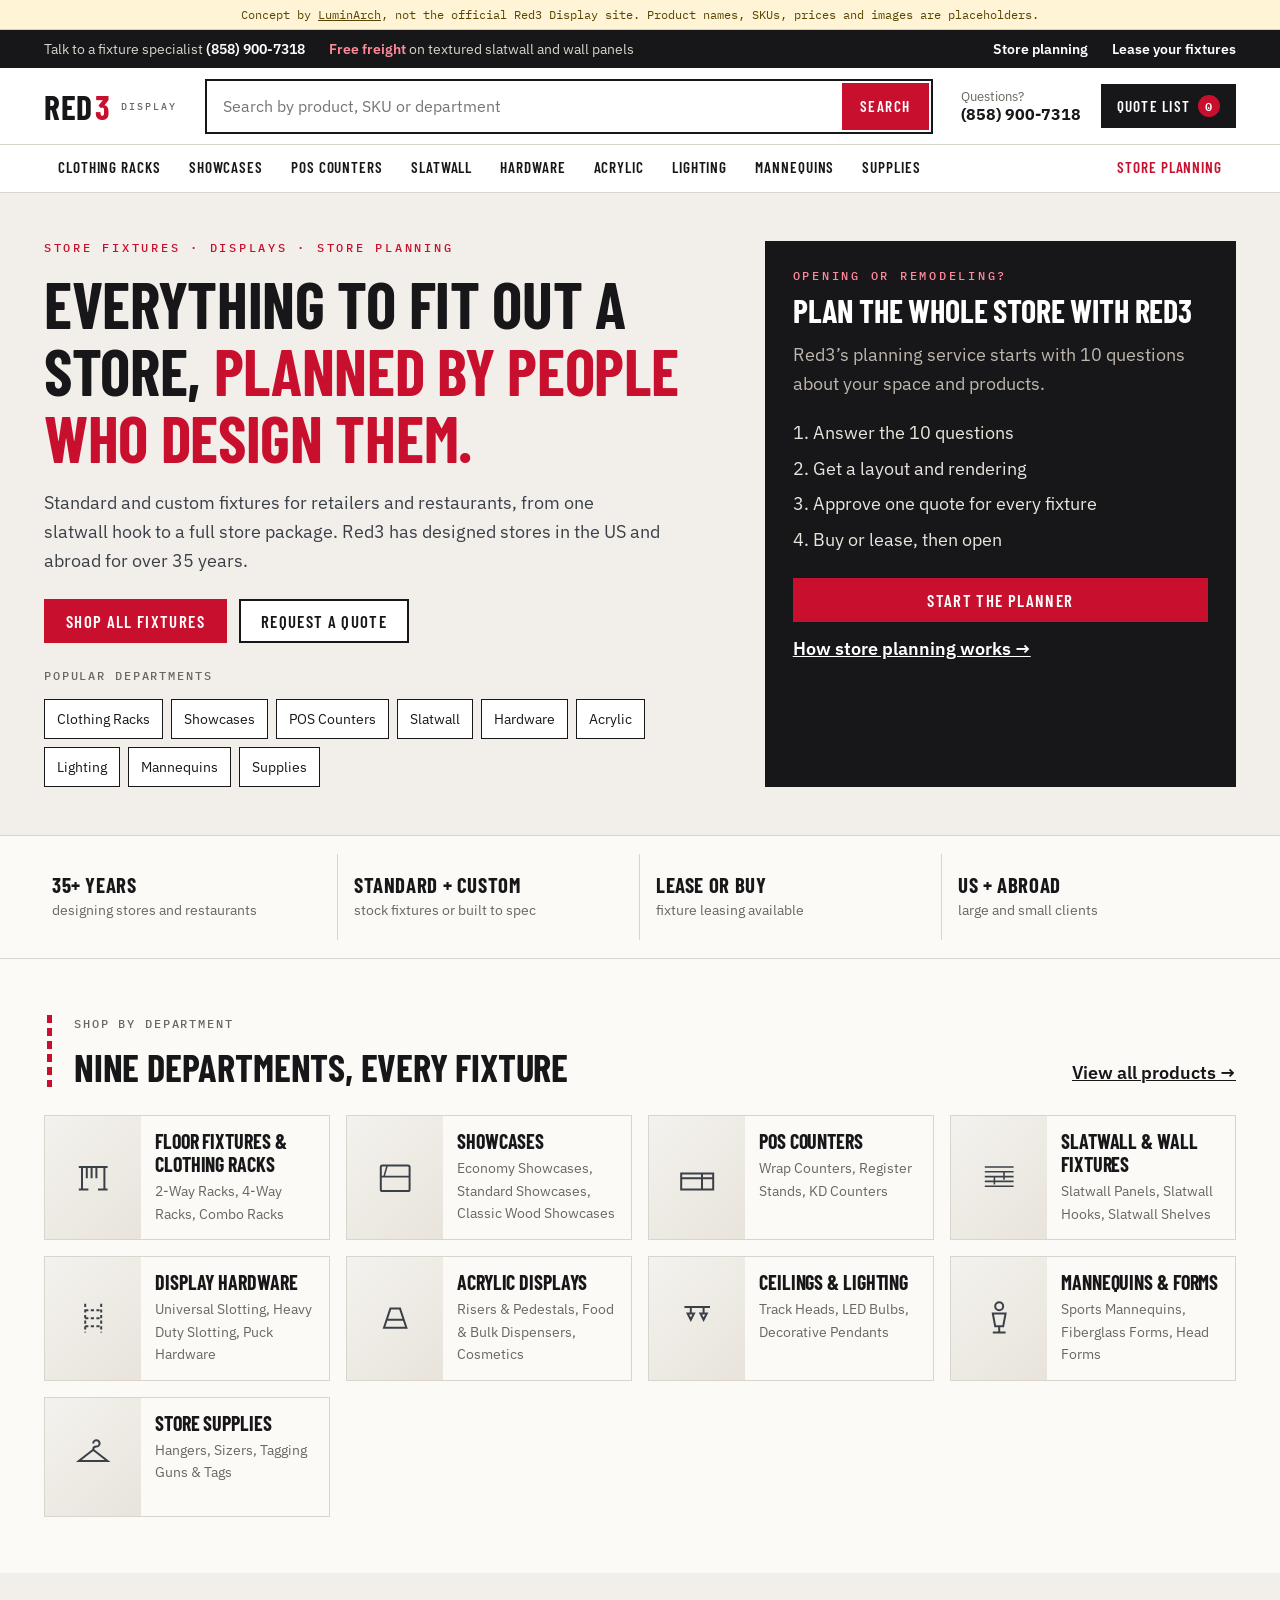
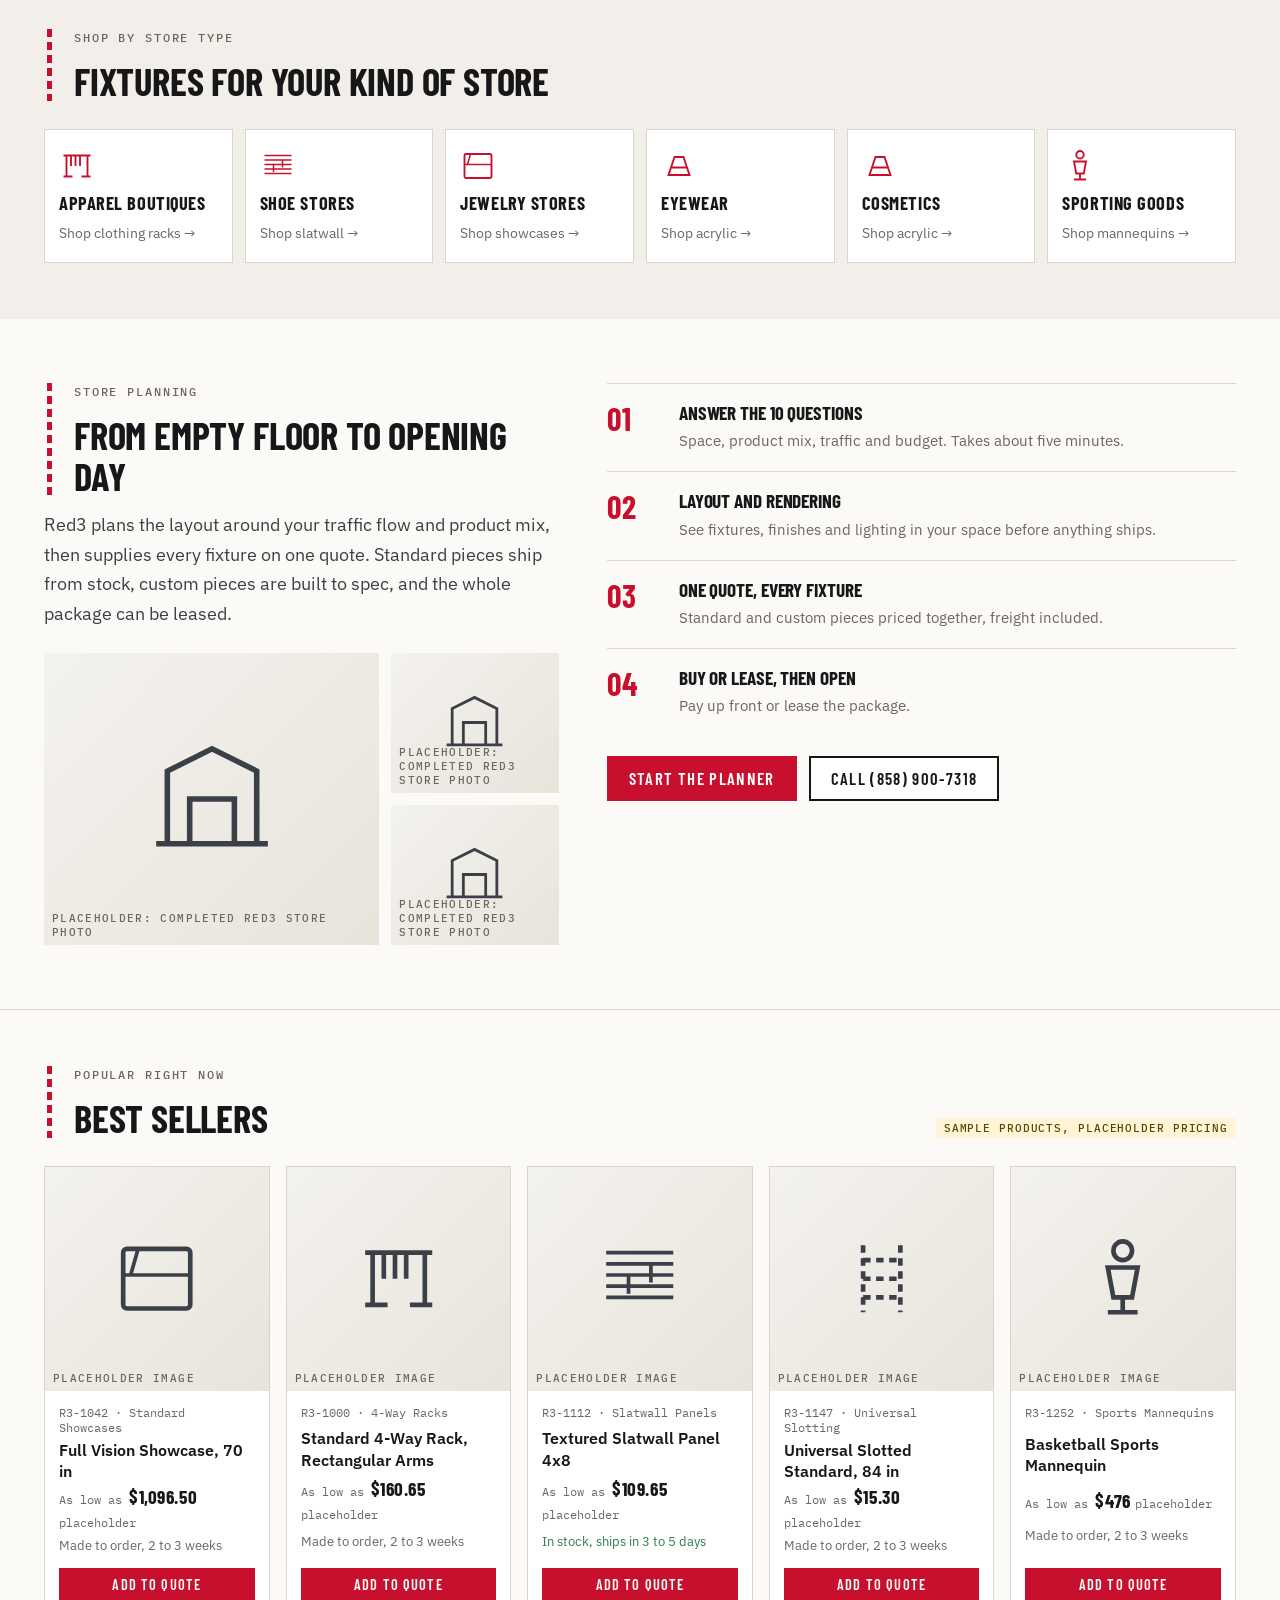
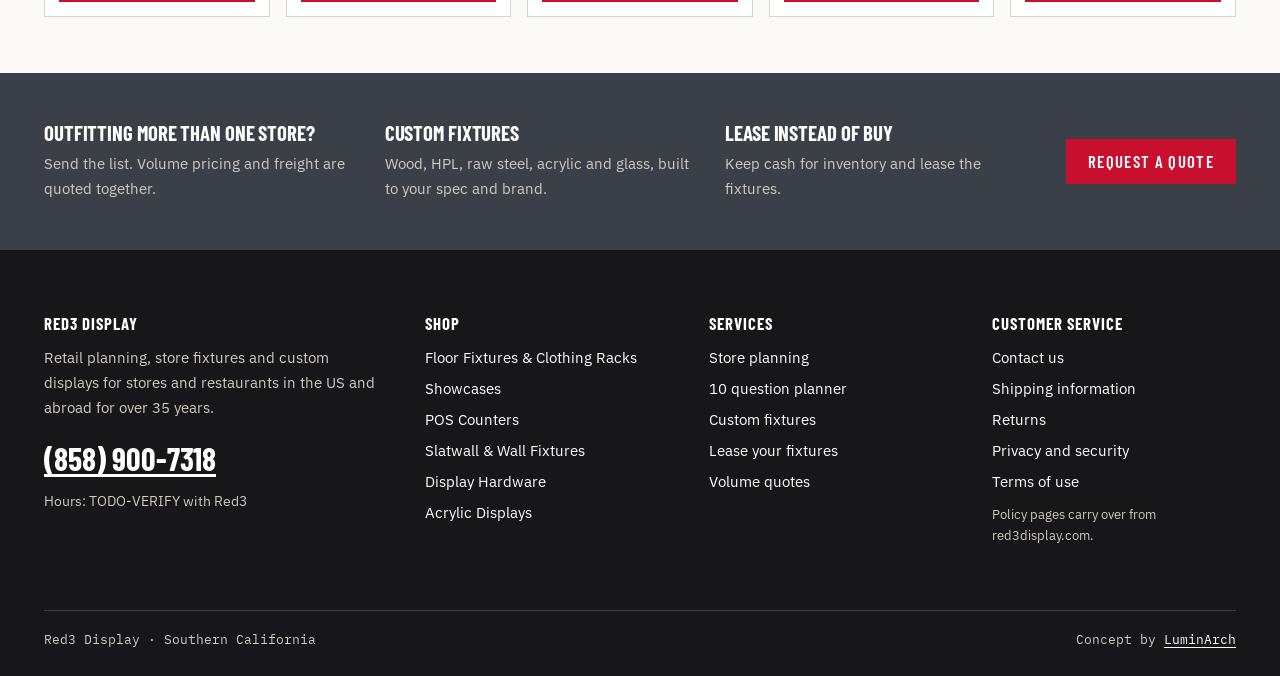
<file: index.html>
<!doctype html><html lang="en" class="no-js"><head><meta charset="utf-8"><meta name="viewport" content="width=device-width,initial-scale=1">
<title>Store Fixtures, Displays and Store Planning | Red3 Display</title><meta name="description" content="Shop store fixtures, showcases, POS counters, slatwall, mannequins and lighting from Red3 Display, with store planning for 35+ years. Call (858) 900-7318."><link rel="canonical" href="https://red3-display-demo.vercel.app/">
<meta property="og:type" content="website"><meta property="og:title" content="Store Fixtures, Displays and Store Planning | Red3 Display"><meta property="og:description" content="Shop store fixtures, showcases, POS counters, slatwall, mannequins and lighting from Red3 Display, with store planning for 35+ years. Call (858) 900-7318."><meta property="og:url" content="https://red3-display-demo.vercel.app/"><meta property="og:image" content="https://red3-display-demo.vercel.app/og.png"><meta name="twitter:card" content="summary_large_image">
<meta name="robots" content="noindex"><!-- concept demo: never compete with red3display.com -->
<link rel="preconnect" href="https://fonts.googleapis.com"><link rel="preconnect" href="https://fonts.gstatic.com" crossorigin>
<link rel="preload" href="fonts/barlow-condensed-700-latin.woff2" as="font" type="font/woff2" crossorigin><link rel="preload" href="fonts/barlow-condensed-600-latin.woff2" as="font" type="font/woff2" crossorigin>
<link rel="stylesheet" href="https://fonts.googleapis.com/css2?family=IBM+Plex+Mono:wght@400;500&family=IBM+Plex+Sans:wght@400;600&display=swap">
<link rel="stylesheet" href="css/design-system.css"><link rel="stylesheet" href="css/components.css"><link rel="stylesheet" href="css/pages.css">
<link rel="icon" href="data:image/svg+xml,%3Csvg xmlns='http://www.w3.org/2000/svg' viewBox='0 0 10 10'%3E%3Crect width='10' height='10' fill='%23c8102e'/%3E%3C/svg%3E">
<script>document.documentElement.classList.remove('no-js')</script><script type="application/ld+json">{"@context": "https://schema.org", "@type": "Store", "name": "Red3 Display", "url": "https://red3display.com", "telephone": "+1-858-900-7318", "description": "Retail planning, store fixtures and custom displays for stores and restaurants in the US and abroad.", "areaServed": "US"}</script></head><body>
<a class="skip" href="#main">Skip to content</a>
<div class="demo-bar">Concept by <a href="https://luminarch.pro">LuminArch</a>, not the official Red3 Display site. Product names, SKUs, prices and images are placeholders.</div>
<div class="util"><div class="wrap"><span>Talk to a fixture specialist <a href="tel:8589007318">(858) 900-7318</a></span><span class="hide-m"><b>Free freight</b> on textured slatwall and wall panels</span><span class="sep"></span><a class="hide-m" href="store-planning.html">Store planning</a><a class="hide-m" href="store-planning.html#lease">Lease your fixtures</a></div></div>
<header class="top"><div class="wrap head"><a class="mark" href="index.html" aria-label="RED3 Display home">RED<b>3</b><small>DISPLAY</small></a>
<form class="search" role="search" action="catalog.html"><label class="sr" for="sq">Search products</label><input id="sq" name="q" type="search" role="combobox" placeholder="Search by product, SKU or department" autocomplete="off" aria-autocomplete="list" aria-controls="suggest" aria-expanded="false"><button>Search</button><ul class="suggest" id="suggest" role="listbox" hidden></ul></form>
<div class="head-actions"><a class="call" href="tel:8589007318"><span>Questions?</span><strong>(858) 900-7318</strong></a><a class="qbtn" href="quote.html" id="qopen">Quote list <span class="n" id="qcount">0</span></a></div>
<button class="menu-btn" aria-expanded="false" aria-controls="deptnav" style="display:none">Departments</button></div>
<nav class="dept" id="deptnav" aria-label="Departments"><div class="wrap"><div class="dd"><button aria-expanded="false" aria-controls="m-floor">Clothing Racks</button><div class="mega" id="m-floor" hidden><div class="wrap">
<div><a class="all" href="catalog.html?cat=floor">All Floor Fixtures & Clothing Racks &rarr;</a><ul style="margin-top:10px"><li><a href="catalog.html?cat=floor&amp;sub=2-way-racks">2-Way Racks</a></li><li><a href="catalog.html?cat=floor&amp;sub=4-way-racks">4-Way Racks</a></li><li><a href="catalog.html?cat=floor&amp;sub=combo-racks">Combo Racks</a></li><li><a href="catalog.html?cat=floor&amp;sub=rounders">Rounders</a></li><li><a href="catalog.html?cat=floor&amp;sub=raw-steel-racks">Raw Steel Racks</a></li><li><a href="catalog.html?cat=floor&amp;sub=custom-racks">Custom Racks</a></li></ul></div>
<div><p class="idx">Need it built to spec?</p><p style="font-size:.95rem">Most departments can be made custom in wood, HPL, raw steel, acrylic or glass.</p><a class="btn btn--line btn--sm" href="quote.html">Request a custom quote</a></div>
<div class="promo"><p class="idx">Store planning</p><strong style="font:700 1.3rem var(--f-display);text-transform:uppercase">Planning a whole store?</strong><p style="font-size:.92rem;margin:0">Answer 10 questions and Red3 plans the layout and fixture list.</p><a href="store-planning.html" style="font-weight:600">Start planning &rarr;</a></div></div></div></div><div class="dd"><button aria-expanded="false" aria-controls="m-showcases">Showcases</button><div class="mega" id="m-showcases" hidden><div class="wrap">
<div><a class="all" href="catalog.html?cat=showcases">All Showcases &rarr;</a><ul style="margin-top:10px"><li><a href="catalog.html?cat=showcases&amp;sub=economy-showcases">Economy Showcases</a></li><li><a href="catalog.html?cat=showcases&amp;sub=standard-showcases">Standard Showcases</a></li><li><a href="catalog.html?cat=showcases&amp;sub=classic-wood-showcases">Classic Wood Showcases</a></li><li><a href="catalog.html?cat=showcases&amp;sub=euro-tower-showcases">Euro Tower Showcases</a></li><li><a href="catalog.html?cat=showcases&amp;sub=custom-showcases">Custom Showcases</a></li></ul></div>
<div><p class="idx">Need it built to spec?</p><p style="font-size:.95rem">Most departments can be made custom in wood, HPL, raw steel, acrylic or glass.</p><a class="btn btn--line btn--sm" href="quote.html">Request a custom quote</a></div>
<div class="promo"><p class="idx">Store planning</p><strong style="font:700 1.3rem var(--f-display);text-transform:uppercase">Planning a whole store?</strong><p style="font-size:.92rem;margin:0">Answer 10 questions and Red3 plans the layout and fixture list.</p><a href="store-planning.html" style="font-weight:600">Start planning &rarr;</a></div></div></div></div><div class="dd"><button aria-expanded="false" aria-controls="m-counters">POS Counters</button><div class="mega" id="m-counters" hidden><div class="wrap">
<div><a class="all" href="catalog.html?cat=counters">All POS Counters &rarr;</a><ul style="margin-top:10px"><li><a href="catalog.html?cat=counters&amp;sub=wrap-counters">Wrap Counters</a></li><li><a href="catalog.html?cat=counters&amp;sub=register-stands">Register Stands</a></li><li><a href="catalog.html?cat=counters&amp;sub=kd-counters">KD Counters</a></li><li><a href="catalog.html?cat=counters&amp;sub=counter-kiosks">Counter Kiosks</a></li><li><a href="catalog.html?cat=counters&amp;sub=reception-counters">Reception Counters</a></li></ul></div>
<div><p class="idx">Need it built to spec?</p><p style="font-size:.95rem">Most departments can be made custom in wood, HPL, raw steel, acrylic or glass.</p><a class="btn btn--line btn--sm" href="quote.html">Request a custom quote</a></div>
<div class="promo"><p class="idx">Store planning</p><strong style="font:700 1.3rem var(--f-display);text-transform:uppercase">Planning a whole store?</strong><p style="font-size:.92rem;margin:0">Answer 10 questions and Red3 plans the layout and fixture list.</p><a href="store-planning.html" style="font-weight:600">Start planning &rarr;</a></div></div></div></div><div class="dd"><button aria-expanded="false" aria-controls="m-wall">Slatwall</button><div class="mega" id="m-wall" hidden><div class="wrap">
<div><a class="all" href="catalog.html?cat=wall">All Slatwall & Wall Fixtures &rarr;</a><ul style="margin-top:10px"><li><a href="catalog.html?cat=wall&amp;sub=slatwall-panels">Slatwall Panels</a></li><li><a href="catalog.html?cat=wall&amp;sub=slatwall-hooks">Slatwall Hooks</a></li><li><a href="catalog.html?cat=wall&amp;sub=slatwall-shelves">Slatwall Shelves</a></li><li><a href="catalog.html?cat=wall&amp;sub=faceouts-hangbars">Faceouts & Hangbars</a></li></ul></div>
<div><p class="idx">Need it built to spec?</p><p style="font-size:.95rem">Most departments can be made custom in wood, HPL, raw steel, acrylic or glass.</p><a class="btn btn--line btn--sm" href="quote.html">Request a custom quote</a></div>
<div class="promo"><p class="idx">Store planning</p><strong style="font:700 1.3rem var(--f-display);text-transform:uppercase">Planning a whole store?</strong><p style="font-size:.92rem;margin:0">Answer 10 questions and Red3 plans the layout and fixture list.</p><a href="store-planning.html" style="font-weight:600">Start planning &rarr;</a></div></div></div></div><div class="dd"><button aria-expanded="false" aria-controls="m-hardware">Hardware</button><div class="mega" id="m-hardware" hidden><div class="wrap">
<div><a class="all" href="catalog.html?cat=hardware">All Display Hardware &rarr;</a><ul style="margin-top:10px"><li><a href="catalog.html?cat=hardware&amp;sub=universal-slotting">Universal Slotting</a></li><li><a href="catalog.html?cat=hardware&amp;sub=heavy-duty-slotting">Heavy Duty Slotting</a></li><li><a href="catalog.html?cat=hardware&amp;sub=puck-hardware">Puck Hardware</a></li><li><a href="catalog.html?cat=hardware&amp;sub=rectangular-tubing">Rectangular Tubing</a></li><li><a href="catalog.html?cat=hardware&amp;sub=round-tubing">Round Tubing</a></li></ul></div>
<div><p class="idx">Need it built to spec?</p><p style="font-size:.95rem">Most departments can be made custom in wood, HPL, raw steel, acrylic or glass.</p><a class="btn btn--line btn--sm" href="quote.html">Request a custom quote</a></div>
<div class="promo"><p class="idx">Store planning</p><strong style="font:700 1.3rem var(--f-display);text-transform:uppercase">Planning a whole store?</strong><p style="font-size:.92rem;margin:0">Answer 10 questions and Red3 plans the layout and fixture list.</p><a href="store-planning.html" style="font-weight:600">Start planning &rarr;</a></div></div></div></div><div class="dd"><button aria-expanded="false" aria-controls="m-acrylic">Acrylic</button><div class="mega" id="m-acrylic" hidden><div class="wrap">
<div><a class="all" href="catalog.html?cat=acrylic">All Acrylic Displays &rarr;</a><ul style="margin-top:10px"><li><a href="catalog.html?cat=acrylic&amp;sub=risers-pedestals">Risers & Pedestals</a></li><li><a href="catalog.html?cat=acrylic&amp;sub=food-bulk-dispensers">Food & Bulk Dispensers</a></li><li><a href="catalog.html?cat=acrylic&amp;sub=cosmetics">Cosmetics</a></li><li><a href="catalog.html?cat=acrylic&amp;sub=eyewear-displays">Eyewear Displays</a></li><li><a href="catalog.html?cat=acrylic&amp;sub=sign-displays">Sign Displays</a></li></ul></div>
<div><p class="idx">Need it built to spec?</p><p style="font-size:.95rem">Most departments can be made custom in wood, HPL, raw steel, acrylic or glass.</p><a class="btn btn--line btn--sm" href="quote.html">Request a custom quote</a></div>
<div class="promo"><p class="idx">Store planning</p><strong style="font:700 1.3rem var(--f-display);text-transform:uppercase">Planning a whole store?</strong><p style="font-size:.92rem;margin:0">Answer 10 questions and Red3 plans the layout and fixture list.</p><a href="store-planning.html" style="font-weight:600">Start planning &rarr;</a></div></div></div></div><div class="dd"><button aria-expanded="false" aria-controls="m-lighting">Lighting</button><div class="mega" id="m-lighting" hidden><div class="wrap">
<div><a class="all" href="catalog.html?cat=lighting">All Ceilings & Lighting &rarr;</a><ul style="margin-top:10px"><li><a href="catalog.html?cat=lighting&amp;sub=track-heads">Track Heads</a></li><li><a href="catalog.html?cat=lighting&amp;sub=led-bulbs">LED Bulbs</a></li><li><a href="catalog.html?cat=lighting&amp;sub=decorative-pendants">Decorative Pendants</a></li><li><a href="catalog.html?cat=lighting&amp;sub=dressing-room-lights">Dressing Room Lights</a></li></ul></div>
<div><p class="idx">Need it built to spec?</p><p style="font-size:.95rem">Most departments can be made custom in wood, HPL, raw steel, acrylic or glass.</p><a class="btn btn--line btn--sm" href="quote.html">Request a custom quote</a></div>
<div class="promo"><p class="idx">Store planning</p><strong style="font:700 1.3rem var(--f-display);text-transform:uppercase">Planning a whole store?</strong><p style="font-size:.92rem;margin:0">Answer 10 questions and Red3 plans the layout and fixture list.</p><a href="store-planning.html" style="font-weight:600">Start planning &rarr;</a></div></div></div></div><div class="dd"><button aria-expanded="false" aria-controls="m-mannequins">Mannequins</button><div class="mega" id="m-mannequins" hidden><div class="wrap">
<div><a class="all" href="catalog.html?cat=mannequins">All Mannequins & Forms &rarr;</a><ul style="margin-top:10px"><li><a href="catalog.html?cat=mannequins&amp;sub=sports-mannequins">Sports Mannequins</a></li><li><a href="catalog.html?cat=mannequins&amp;sub=fiberglass-forms">Fiberglass Forms</a></li><li><a href="catalog.html?cat=mannequins&amp;sub=head-forms">Head Forms</a></li><li><a href="catalog.html?cat=mannequins&amp;sub=body-parts">Body Parts</a></li><li><a href="catalog.html?cat=mannequins&amp;sub=kids-forms">Kids Forms</a></li></ul></div>
<div><p class="idx">Need it built to spec?</p><p style="font-size:.95rem">Most departments can be made custom in wood, HPL, raw steel, acrylic or glass.</p><a class="btn btn--line btn--sm" href="quote.html">Request a custom quote</a></div>
<div class="promo"><p class="idx">Store planning</p><strong style="font:700 1.3rem var(--f-display);text-transform:uppercase">Planning a whole store?</strong><p style="font-size:.92rem;margin:0">Answer 10 questions and Red3 plans the layout and fixture list.</p><a href="store-planning.html" style="font-weight:600">Start planning &rarr;</a></div></div></div></div><div class="dd"><button aria-expanded="false" aria-controls="m-supplies">Supplies</button><div class="mega" id="m-supplies" hidden><div class="wrap">
<div><a class="all" href="catalog.html?cat=supplies">All Store Supplies &rarr;</a><ul style="margin-top:10px"><li><a href="catalog.html?cat=supplies&amp;sub=hangers">Hangers</a></li><li><a href="catalog.html?cat=supplies&amp;sub=sizers">Sizers</a></li><li><a href="catalog.html?cat=supplies&amp;sub=tagging-guns-tags">Tagging Guns & Tags</a></li><li><a href="catalog.html?cat=supplies&amp;sub=price-tags">Price Tags</a></li></ul></div>
<div><p class="idx">Need it built to spec?</p><p style="font-size:.95rem">Most departments can be made custom in wood, HPL, raw steel, acrylic or glass.</p><a class="btn btn--line btn--sm" href="quote.html">Request a custom quote</a></div>
<div class="promo"><p class="idx">Store planning</p><strong style="font:700 1.3rem var(--f-display);text-transform:uppercase">Planning a whole store?</strong><p style="font-size:.92rem;margin:0">Answer 10 questions and Red3 plans the layout and fixture list.</p><a href="store-planning.html" style="font-weight:600">Start planning &rarr;</a></div></div></div></div><a class="plan" href="store-planning.html">Store planning</a></div></nav></header><main id="main">
<section class="hero"><div class="wrap"><div><p class="kicker">Store fixtures &middot; Displays &middot; Store planning</p>
<h1>Everything to fit out a store, <em>planned by people who design them.</em></h1>
<p class="lede">Standard and custom fixtures for retailers and restaurants, from one slatwall hook to a full store package. Red3 has designed stores in the US and abroad for over 35 years.</p>
<div style="display:flex;gap:12px;flex-wrap:wrap"><a class="btn" href="catalog.html">Shop all fixtures</a><a class="btn btn--line" href="quote.html">Request a quote</a></div>
<p class="idx" style="margin-top:24px">Popular departments</p><div class="pop"><a href="catalog.html?cat=floor">Clothing Racks</a><a href="catalog.html?cat=showcases">Showcases</a><a href="catalog.html?cat=counters">POS Counters</a><a href="catalog.html?cat=wall">Slatwall</a><a href="catalog.html?cat=hardware">Hardware</a><a href="catalog.html?cat=acrylic">Acrylic</a><a href="catalog.html?cat=lighting">Lighting</a><a href="catalog.html?cat=mannequins">Mannequins</a><a href="catalog.html?cat=supplies">Supplies</a></div></div>
<aside class="plan-card"><p class="kicker" style="color:#ff8a9a">Opening or remodeling?</p><h2>Plan the whole store with Red3</h2><p>Red3&rsquo;s planning service starts with 10 questions about your space and products.</p>
<ol><li>Answer the 10 questions</li><li>Get a layout and rendering</li><li>Approve one quote for every fixture</li><li>Buy or lease, then open</li></ol><a class="btn" href="store-planning.html#planner">Start the planner</a><a href="store-planning.html" style="color:#fff;font-weight:600">How store planning works &rarr;</a></aside></div></section>
<section class="trust"><div class="wrap"><div><strong>35+ years</strong><span>designing stores and restaurants</span></div><div><strong>Standard + custom</strong><span>stock fixtures or built to spec</span></div><div><strong>Lease or buy</strong><span>fixture leasing available</span></div><div><strong>US + abroad</strong><span>large and small clients</span></div></div></section>
<section class="depts"><div class="wrap"><div class="sec-head"><div class="rail"><div><p class="idx">Shop by department</p><h2>Nine departments, every fixture</h2></div></div><a href="catalog.html">View all products &rarr;</a></div>
<div class="dgrid"><a class="dcard rv" href="catalog.html?cat=floor"><div class="ph-img"><svg viewBox="0 0 48 48" aria-hidden="true"><path d="M6 10h36M10 10v28M38 10v28M6 38h12M30 38h12M16 10v14M22 10v14M28 10v14" stroke="currentColor" stroke-width="2.5" fill="none"/></svg></div><div class="t"><h3>Floor Fixtures & Clothing Racks</h3><p>2-Way Racks, 4-Way Racks, Combo Racks</p></div></a><a class="dcard rv" href="catalog.html?cat=showcases"><div class="ph-img"><svg viewBox="0 0 48 48" aria-hidden="true"><rect x="6" y="8" width="36" height="32" rx="2" stroke="currentColor" stroke-width="2.5" fill="none"/><path d="M6 22h36M14 8l-4 14" stroke="currentColor" stroke-width="2" fill="none"/></svg></div><div class="t"><h3>Showcases</h3><p>Economy Showcases, Standard Showcases, Classic Wood Showcases</p></div></a><a class="dcard rv" href="catalog.html?cat=counters"><div class="ph-img"><svg viewBox="0 0 48 48" aria-hidden="true"><path d="M4 18h40v20H4zM4 24h40M30 18v20" stroke="currentColor" stroke-width="2.5" fill="none"/></svg></div><div class="t"><h3>POS Counters</h3><p>Wrap Counters, Register Stands, KD Counters</p></div></a><a class="dcard rv" href="catalog.html?cat=wall"><div class="ph-img"><svg viewBox="0 0 48 48" aria-hidden="true"><path d="M6 10h36M6 16h36M6 22h36M6 28h36M6 34h36M18 22v10M30 16v10" stroke="currentColor" stroke-width="2" fill="none"/></svg></div><div class="t"><h3>Slatwall & Wall Fixtures</h3><p>Slatwall Panels, Slatwall Hooks, Slatwall Shelves</p></div></a><a class="dcard rv" href="catalog.html?cat=hardware"><div class="ph-img"><svg viewBox="0 0 48 48" aria-hidden="true"><path d="M14 6v36M34 6v36M14 14h20M14 24h20M14 34h20" stroke="currentColor" stroke-width="2.5" fill="none" stroke-dasharray="4 3"/></svg></div><div class="t"><h3>Display Hardware</h3><p>Universal Slotting, Heavy Duty Slotting, Puck Hardware</p></div></a><a class="dcard rv" href="catalog.html?cat=acrylic"><div class="ph-img"><svg viewBox="0 0 48 48" aria-hidden="true"><path d="M10 36l8-24h12l8 24zM14 26h20" stroke="currentColor" stroke-width="2.5" fill="none"/></svg></div><div class="t"><h3>Acrylic Displays</h3><p>Risers & Pedestals, Food & Bulk Dispensers, Cosmetics</p></div></a><a class="dcard rv" href="catalog.html?cat=lighting"><div class="ph-img"><svg viewBox="0 0 48 48" aria-hidden="true"><path d="M8 10h32M16 10v8M32 10v8M12 18h8l-4 8zM28 18h8l-4 8z" stroke="currentColor" stroke-width="2.5" fill="none"/></svg></div><div class="t"><h3>Ceilings & Lighting</h3><p>Track Heads, LED Bulbs, Decorative Pendants</p></div></a><a class="dcard rv" href="catalog.html?cat=mannequins"><div class="ph-img"><svg viewBox="0 0 48 48" aria-hidden="true"><circle cx="24" cy="9" r="5" stroke="currentColor" stroke-width="2.5" fill="none"/><path d="M16 18h16l-3 16h-10zM24 34v8M16 42h16" stroke="currentColor" stroke-width="2.5" fill="none"/></svg></div><div class="t"><h3>Mannequins & Forms</h3><p>Sports Mannequins, Fiberglass Forms, Head Forms</p></div></a><a class="dcard rv" href="catalog.html?cat=supplies"><div class="ph-img"><svg viewBox="0 0 48 48" aria-hidden="true"><path d="M24 8a4 4 0 1 1 4 4c-2 0-4 1-4 4L6 30h36L24 16" stroke="currentColor" stroke-width="2.5" fill="none"/></svg></div><div class="t"><h3>Store Supplies</h3><p>Hangers, Sizers, Tagging Guns & Tags</p></div></a></div></div></section>
<section class="types"><div class="wrap"><div class="sec-head"><div class="rail"><div><p class="idx">Shop by store type</p><h2>Fixtures for your kind of store</h2></div></div></div><div class="tgrid" id="tgrid"></div></div></section>
<section class="planning"><div class="wrap pgrid"><div><div class="rail"><div><p class="idx">Store planning</p><h2>From empty floor to opening day</h2></div></div>
<p style="margin-top:14px;color:var(--steel)">Red3 plans the layout around your traffic flow and product mix, then supplies every fixture on one quote. Standard pieces ship from stock, custom pieces are built to spec, and the whole package can be leased.</p>
<div class="gallery-ph"><div class="ph-img"><svg viewBox="0 0 48 48" aria-hidden="true"><path d="M4 40h40M8 40V14l16-8 16 8v26M16 40V24h16v16" stroke="currentColor" stroke-width="2" fill="none"/></svg><span class="ph-label">Placeholder: completed Red3 store photo</span></div><div class="ph-img"><svg viewBox="0 0 48 48" aria-hidden="true"><path d="M4 40h40M8 40V14l16-8 16 8v26M16 40V24h16v16" stroke="currentColor" stroke-width="2" fill="none"/></svg><span class="ph-label">Placeholder: completed Red3 store photo</span></div><div class="ph-img"><svg viewBox="0 0 48 48" aria-hidden="true"><path d="M4 40h40M8 40V14l16-8 16 8v26M16 40V24h16v16" stroke="currentColor" stroke-width="2" fill="none"/></svg><span class="ph-label">Placeholder: completed Red3 store photo</span></div></div></div>
<div><ol class="steps"><li><div><h3>Answer the 10 questions</h3><p>Space, product mix, traffic and budget. Takes about five minutes.</p></div></li><li><div><h3>Layout and rendering</h3><p>See fixtures, finishes and lighting in your space before anything ships.</p></div></li><li><div><h3>One quote, every fixture</h3><p>Standard and custom pieces priced together, freight included.</p></div></li><li><div><h3>Buy or lease, then open</h3><p>Pay up front or lease the package.</p></div></li></ol>
<div style="display:flex;gap:12px;flex-wrap:wrap;margin-top:20px"><a class="btn" href="store-planning.html#planner">Start the planner</a><a class="btn btn--line" href="tel:8589007318">Call (858) 900-7318</a></div></div></div></section>
<section class="featured"><div class="wrap"><div class="sec-head"><div class="rail"><div><p class="idx">Popular right now</p><h2>Best sellers</h2></div></div><span class="ph-note">Sample products, placeholder pricing</span></div><div class="tiles" id="featured"></div><noscript><div class="nojs"><p><strong>Best sellers on this demo load with JavaScript.</strong> Turn it on to browse, or call <a href="tel:8589007318">(858) 900-7318</a> or <a href="quote.html">request a quote</a>.</p><p>Departments:</p><ul><li>Floor Fixtures & Clothing Racks</li><li>Showcases</li><li>POS Counters</li><li>Slatwall & Wall Fixtures</li><li>Display Hardware</li><li>Acrylic Displays</li><li>Ceilings & Lighting</li><li>Mannequins & Forms</li><li>Store Supplies</li></ul></div></noscript></div></section>
<section class="b2b"><div class="wrap"><div><h3>Outfitting more than one store?</h3><p>Send the list. Volume pricing and freight are quoted together.</p></div><div><h3>Custom fixtures</h3><p>Wood, HPL, raw steel, acrylic and glass, built to your spec and brand.</p></div><div><h3>Lease instead of buy</h3><p>Keep cash for inventory and lease the fixtures.</p></div><a class="btn" href="quote.html">Request a quote</a></div></section></main><footer><div class="wrap"><div class="foot-grid">
<div><h3>Red3 Display</h3><p>Retail planning, store fixtures and custom displays for stores and restaurants in the US and abroad for over 35 years.</p><a class="foot-phone" href="tel:8589007318">(858) 900-7318</a><p style="font-size:.85rem">Hours: TODO-VERIFY with Red3</p></div>
<div><h3>Shop</h3><ul><li><a href="catalog.html?cat=floor">Floor Fixtures & Clothing Racks</a></li><li><a href="catalog.html?cat=showcases">Showcases</a></li><li><a href="catalog.html?cat=counters">POS Counters</a></li><li><a href="catalog.html?cat=wall">Slatwall & Wall Fixtures</a></li><li><a href="catalog.html?cat=hardware">Display Hardware</a></li><li><a href="catalog.html?cat=acrylic">Acrylic Displays</a></li></ul></div>
<div><h3>Services</h3><ul><li><a href="store-planning.html">Store planning</a></li><li><a href="store-planning.html#planner">10 question planner</a></li><li><a href="quote.html">Custom fixtures</a></li><li><a href="store-planning.html#lease">Lease your fixtures</a></li><li><a href="quote.html">Volume quotes</a></li></ul></div>
<div><h3>Customer service</h3><ul><li><a href="quote.html">Contact us</a></li><li><a href="#" aria-disabled="true">Shipping information</a></li><li><a href="#" aria-disabled="true">Returns</a></li><li><a href="#" aria-disabled="true">Privacy and security</a></li><li><a href="#" aria-disabled="true">Terms of use</a></li></ul><p style="font-size:.8rem;margin-top:10px">Policy pages carry over from red3display.com.</p></div></div>
<div class="foot-row"><span>Red3 Display &middot; Southern California</span><span>Concept by <a href="https://luminarch.pro">LuminArch</a></span></div></div></footer>
<div class="scrim" id="scrim" hidden></div><aside class="drawer" id="drawer" aria-label="Quote list" aria-hidden="true"><header><strong style="font:700 1.4rem var(--f-display);text-transform:uppercase">Quote list</strong><button class="btn btn--line btn--sm" id="qclose">Close</button></header><div class="items" id="ditems"></div><footer><a class="btn" href="quote.html">Request quote</a><p style="font-size:.85rem;margin:0;color:var(--concrete)">A specialist prices the list, freight included, and replies. Demo: nothing is sent.</p></footer></aside>
<div class="toast" id="toast" role="status" hidden></div>
<script src="js/data.js"></script><script src="js/main.js"></script></body></html>
</file>
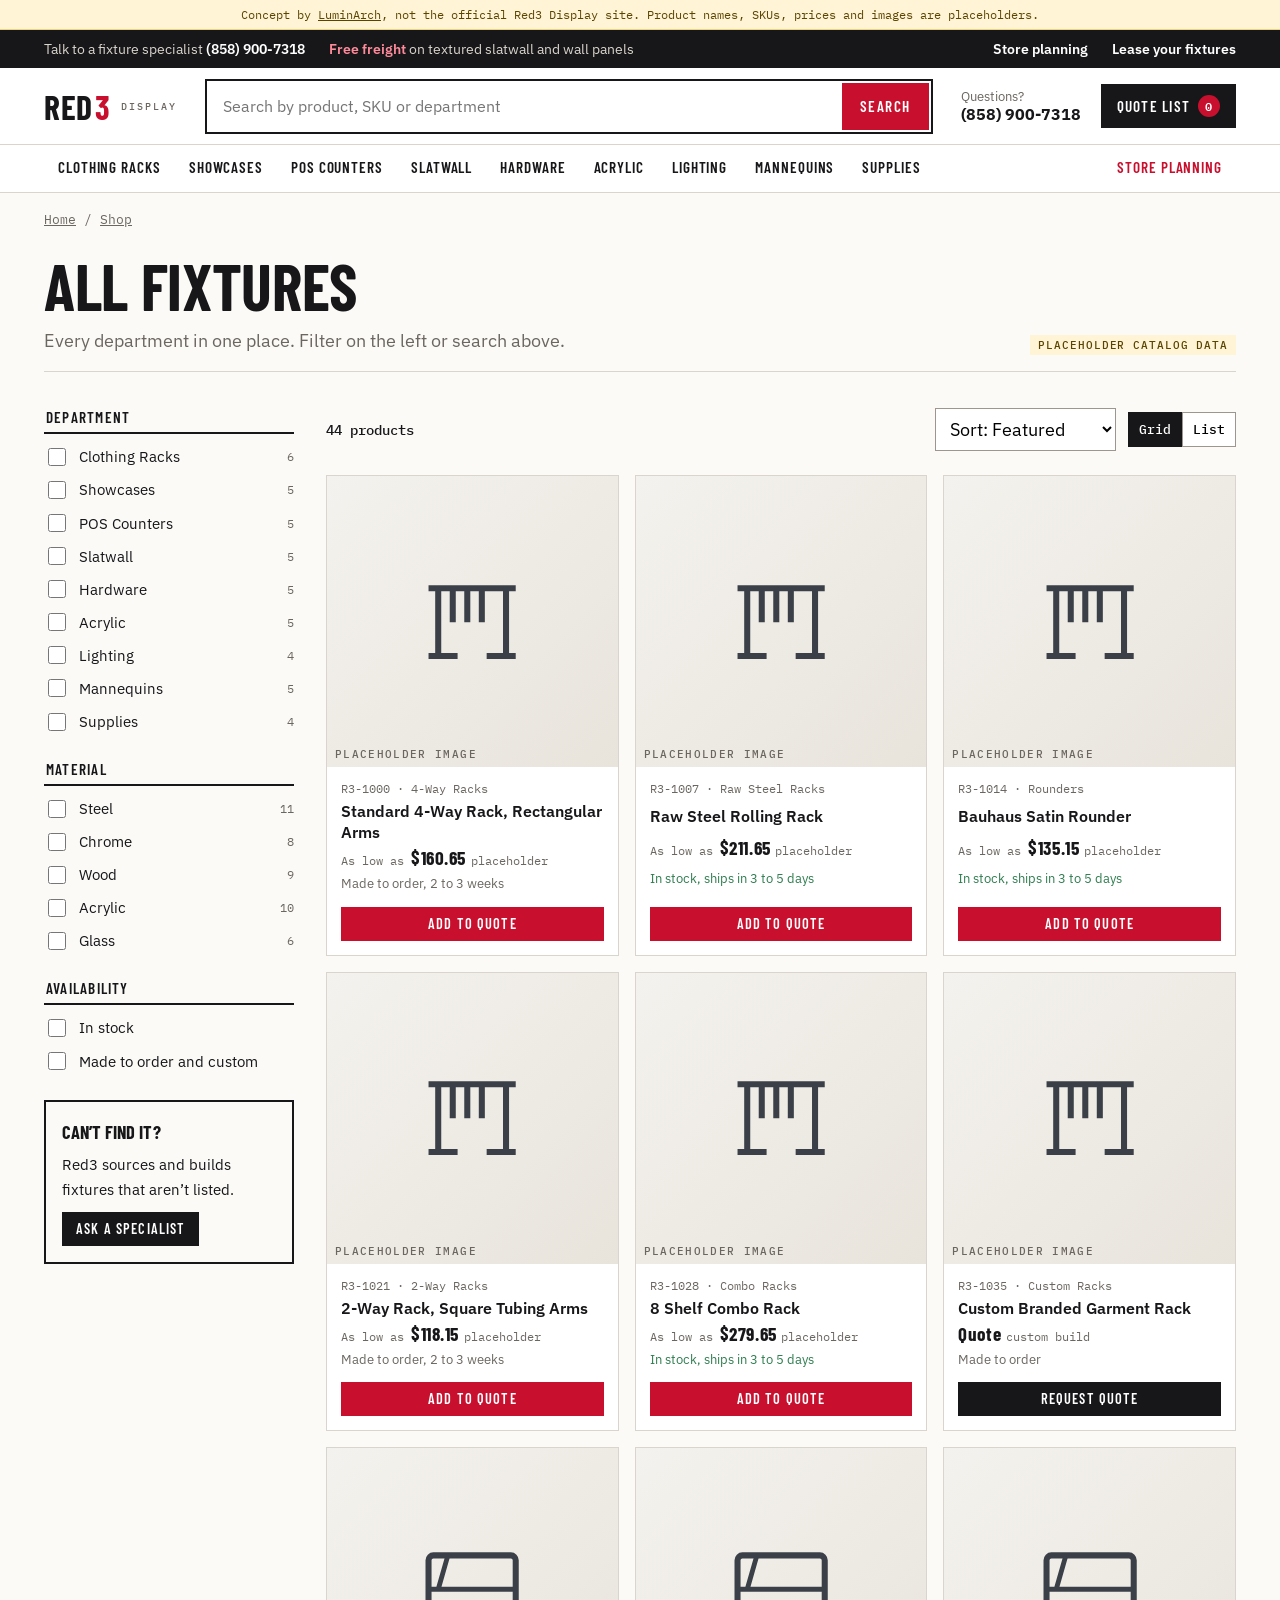
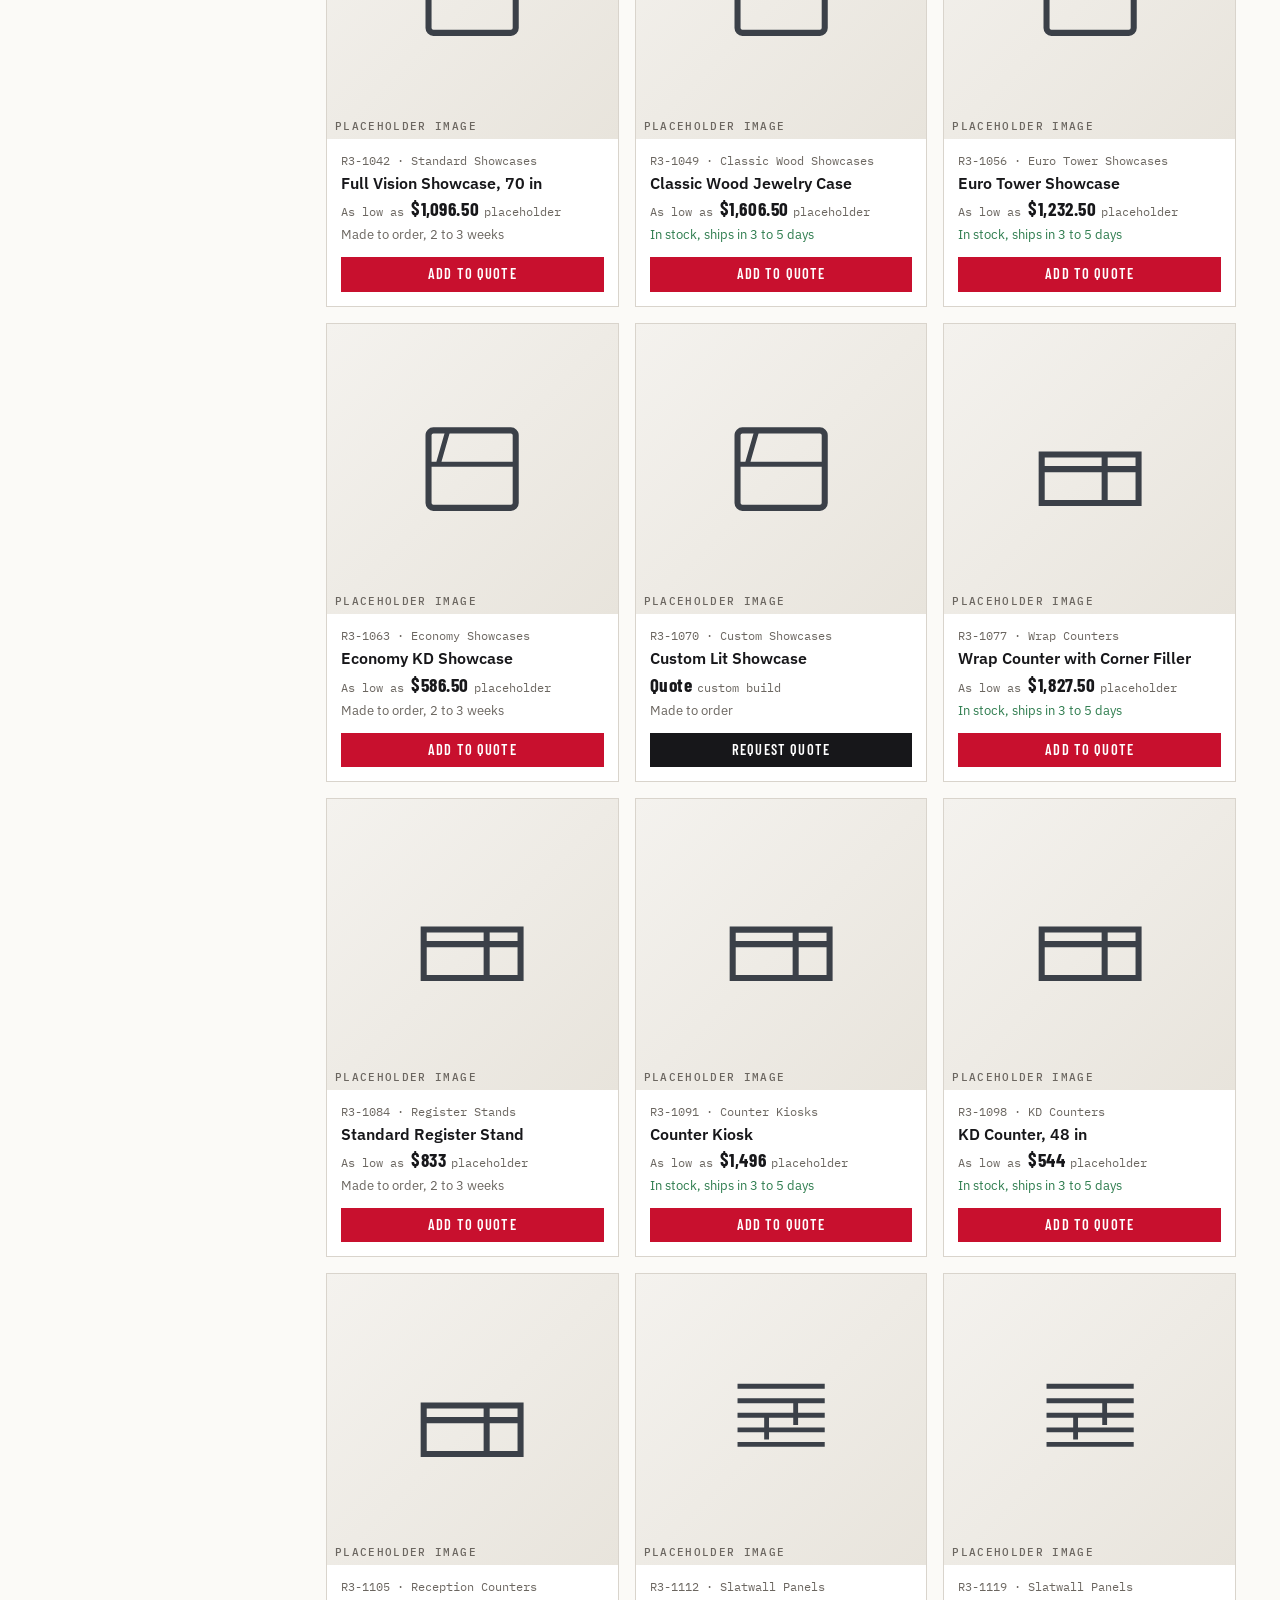
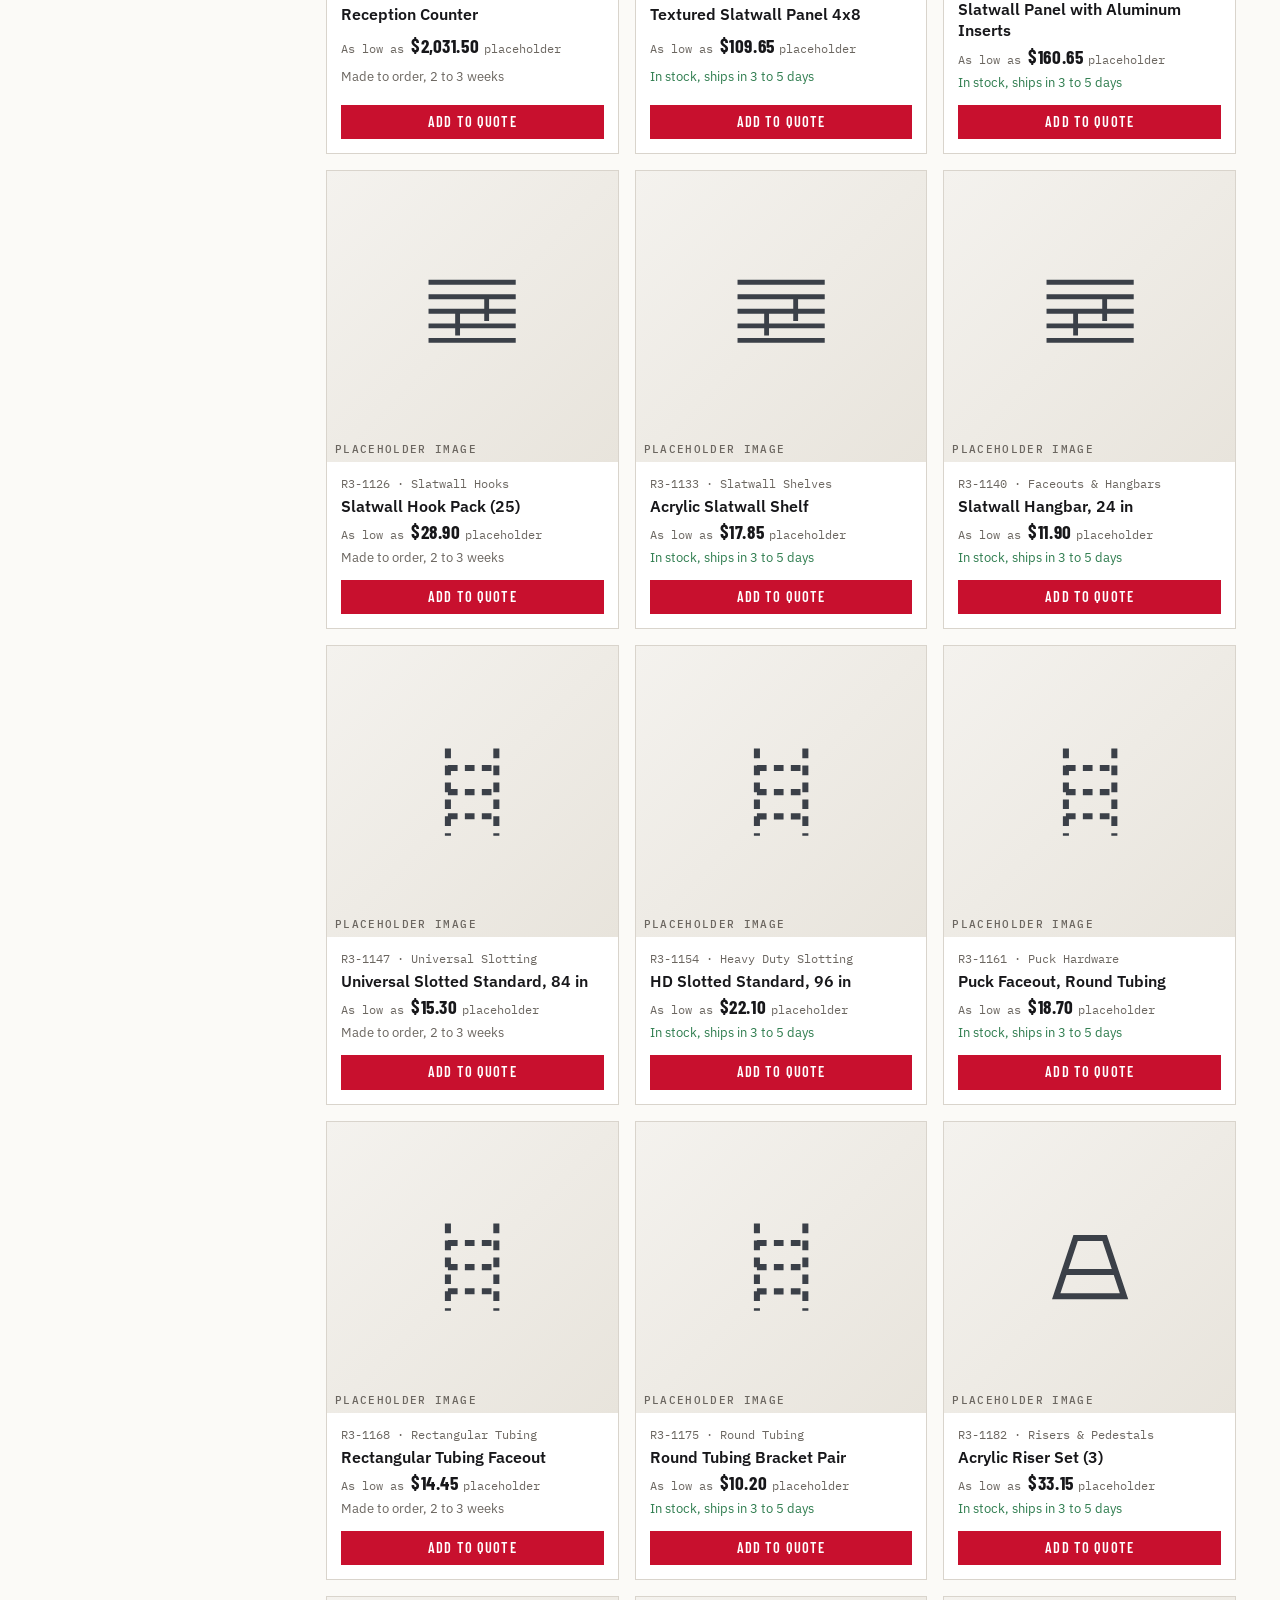
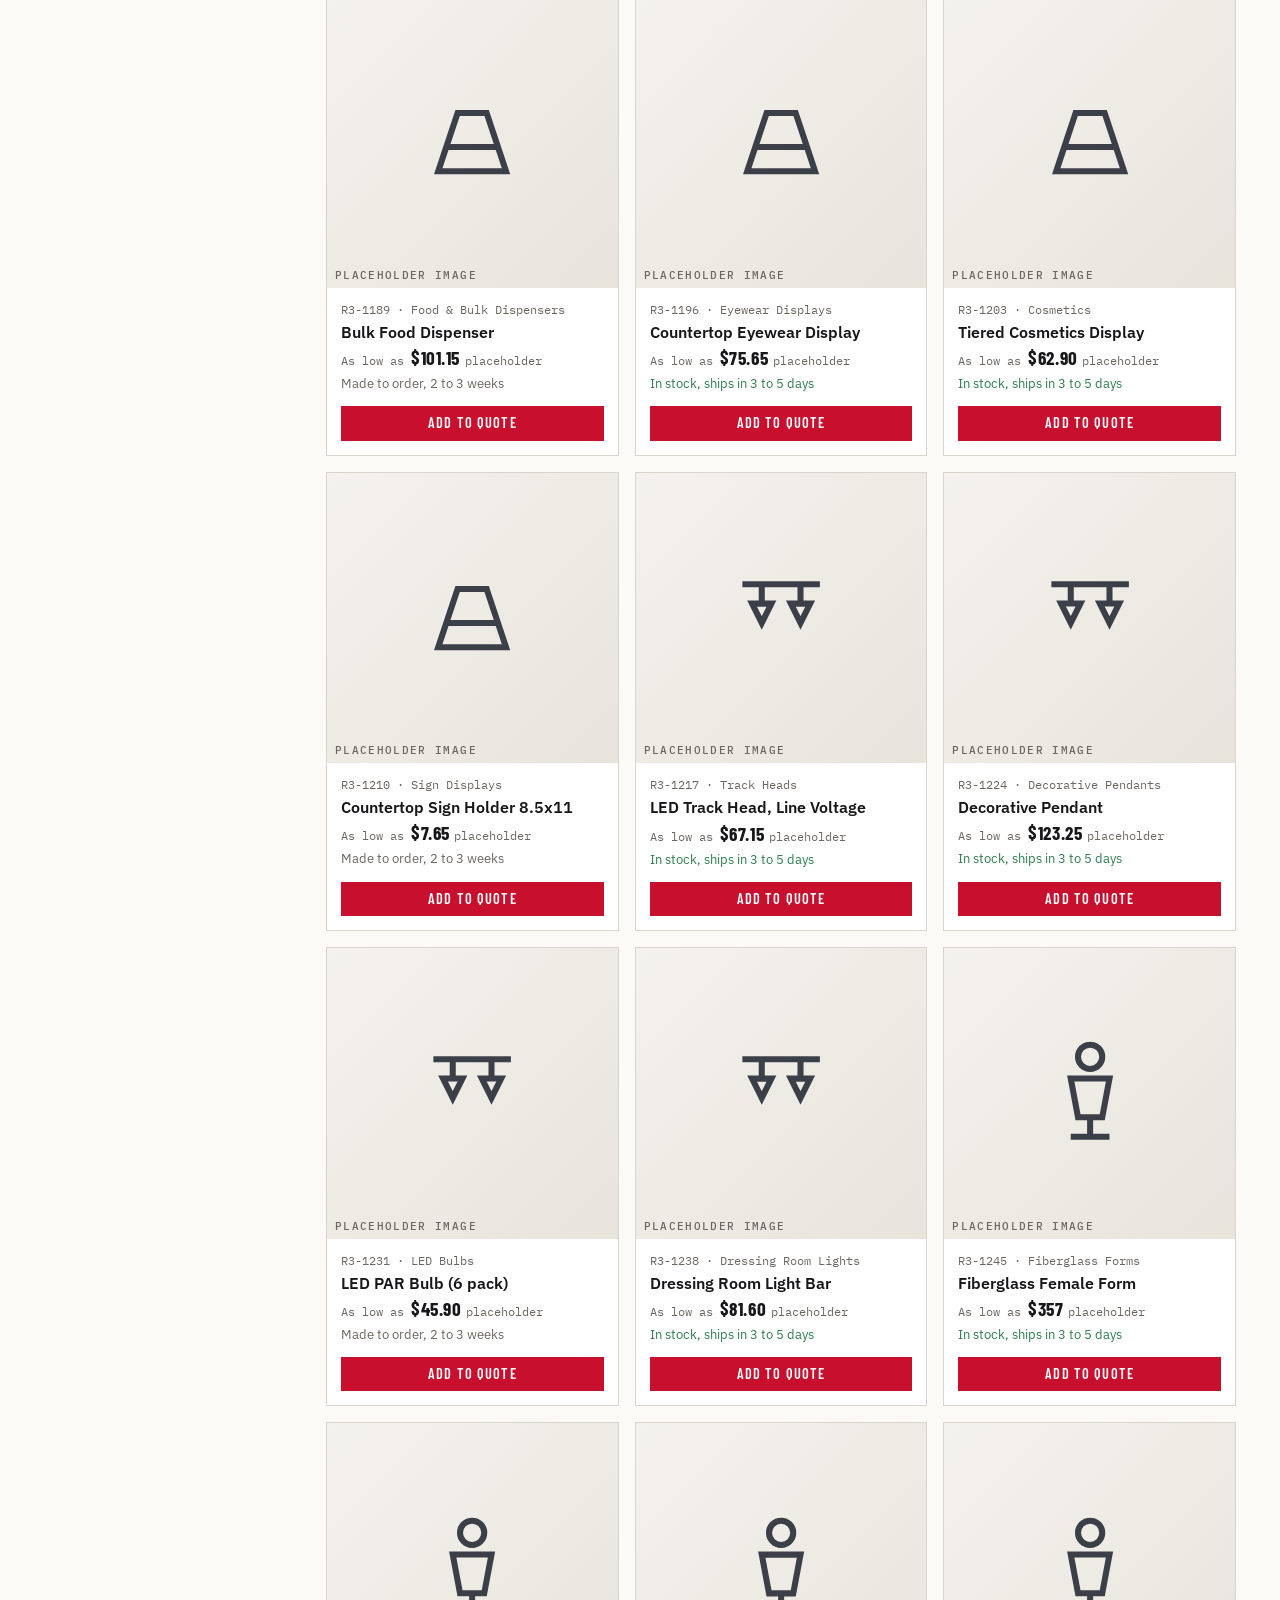
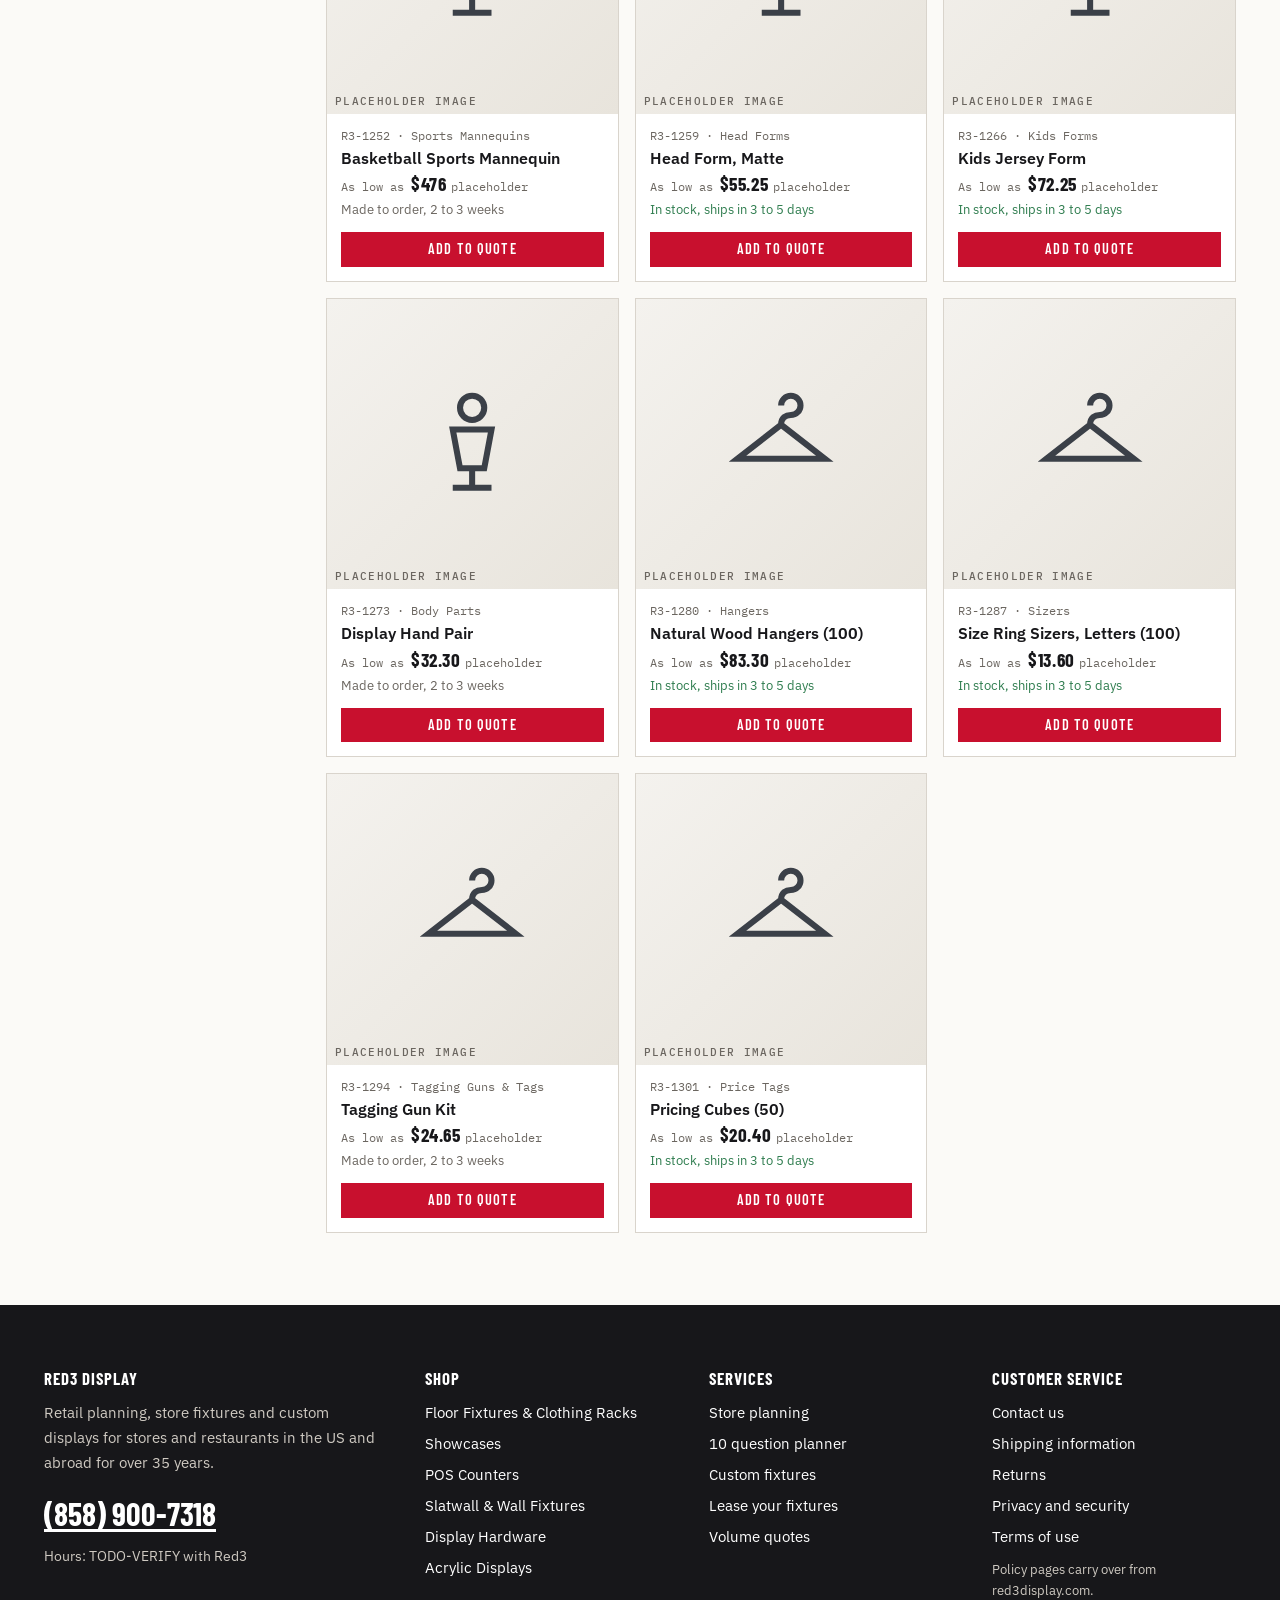
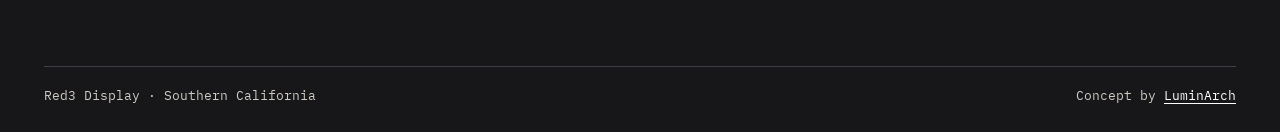
<file: catalog.html>
<!doctype html><html lang="en" class="no-js"><head><meta charset="utf-8"><meta name="viewport" content="width=device-width,initial-scale=1">
<title>Shop Store Fixtures, Showcases, Racks and Slatwall | Red3 Display</title><meta name="description" content="Browse Red3 Display store fixtures by department, material and availability. Racks, showcases, counters, slatwall, mannequins and more. Request a quote."><link rel="canonical" href="https://red3-display-demo.vercel.app/catalog.html">
<meta property="og:type" content="website"><meta property="og:title" content="Shop Store Fixtures, Showcases, Racks and Slatwall | Red3 Display"><meta property="og:description" content="Browse Red3 Display store fixtures by department, material and availability. Racks, showcases, counters, slatwall, mannequins and more. Request a quote."><meta property="og:url" content="https://red3-display-demo.vercel.app/catalog.html"><meta property="og:image" content="https://red3-display-demo.vercel.app/og.png"><meta name="twitter:card" content="summary_large_image">
<meta name="robots" content="noindex"><!-- concept demo: never compete with red3display.com -->
<link rel="preconnect" href="https://fonts.googleapis.com"><link rel="preconnect" href="https://fonts.gstatic.com" crossorigin>
<link rel="preload" href="fonts/barlow-condensed-700-latin.woff2" as="font" type="font/woff2" crossorigin><link rel="preload" href="fonts/barlow-condensed-600-latin.woff2" as="font" type="font/woff2" crossorigin>
<link rel="stylesheet" href="https://fonts.googleapis.com/css2?family=IBM+Plex+Mono:wght@400;500&family=IBM+Plex+Sans:wght@400;600&display=swap">
<link rel="stylesheet" href="css/design-system.css"><link rel="stylesheet" href="css/components.css"><link rel="stylesheet" href="css/pages.css">
<link rel="icon" href="data:image/svg+xml,%3Csvg xmlns='http://www.w3.org/2000/svg' viewBox='0 0 10 10'%3E%3Crect width='10' height='10' fill='%23c8102e'/%3E%3C/svg%3E">
<script>document.documentElement.classList.remove('no-js')</script><script type="application/ld+json">{"@context": "https://schema.org", "@type": "BreadcrumbList", "itemListElement": [{"@type": "ListItem", "position": 1, "name": "Home", "item": "https://red3-display-demo.vercel.app/"}, {"@type": "ListItem", "position": 2, "name": "Shop", "item": "https://red3-display-demo.vercel.app/catalog.html"}]}</script></head><body>
<a class="skip" href="#main">Skip to content</a>
<div class="demo-bar">Concept by <a href="https://luminarch.pro">LuminArch</a>, not the official Red3 Display site. Product names, SKUs, prices and images are placeholders.</div>
<div class="util"><div class="wrap"><span>Talk to a fixture specialist <a href="tel:8589007318">(858) 900-7318</a></span><span class="hide-m"><b>Free freight</b> on textured slatwall and wall panels</span><span class="sep"></span><a class="hide-m" href="store-planning.html">Store planning</a><a class="hide-m" href="store-planning.html#lease">Lease your fixtures</a></div></div>
<header class="top"><div class="wrap head"><a class="mark" href="index.html" aria-label="RED3 Display home">RED<b>3</b><small>DISPLAY</small></a>
<form class="search" role="search" action="catalog.html"><label class="sr" for="sq">Search products</label><input id="sq" name="q" type="search" role="combobox" placeholder="Search by product, SKU or department" autocomplete="off" aria-autocomplete="list" aria-controls="suggest" aria-expanded="false"><button>Search</button><ul class="suggest" id="suggest" role="listbox" hidden></ul></form>
<div class="head-actions"><a class="call" href="tel:8589007318"><span>Questions?</span><strong>(858) 900-7318</strong></a><a class="qbtn" href="quote.html" id="qopen">Quote list <span class="n" id="qcount">0</span></a></div>
<button class="menu-btn" aria-expanded="false" aria-controls="deptnav" style="display:none">Departments</button></div>
<nav class="dept" id="deptnav" aria-label="Departments"><div class="wrap"><div class="dd"><button aria-expanded="false" aria-controls="m-floor">Clothing Racks</button><div class="mega" id="m-floor" hidden><div class="wrap">
<div><a class="all" href="catalog.html?cat=floor">All Floor Fixtures & Clothing Racks &rarr;</a><ul style="margin-top:10px"><li><a href="catalog.html?cat=floor&amp;sub=2-way-racks">2-Way Racks</a></li><li><a href="catalog.html?cat=floor&amp;sub=4-way-racks">4-Way Racks</a></li><li><a href="catalog.html?cat=floor&amp;sub=combo-racks">Combo Racks</a></li><li><a href="catalog.html?cat=floor&amp;sub=rounders">Rounders</a></li><li><a href="catalog.html?cat=floor&amp;sub=raw-steel-racks">Raw Steel Racks</a></li><li><a href="catalog.html?cat=floor&amp;sub=custom-racks">Custom Racks</a></li></ul></div>
<div><p class="idx">Need it built to spec?</p><p style="font-size:.95rem">Most departments can be made custom in wood, HPL, raw steel, acrylic or glass.</p><a class="btn btn--line btn--sm" href="quote.html">Request a custom quote</a></div>
<div class="promo"><p class="idx">Store planning</p><strong style="font:700 1.3rem var(--f-display);text-transform:uppercase">Planning a whole store?</strong><p style="font-size:.92rem;margin:0">Answer 10 questions and Red3 plans the layout and fixture list.</p><a href="store-planning.html" style="font-weight:600">Start planning &rarr;</a></div></div></div></div><div class="dd"><button aria-expanded="false" aria-controls="m-showcases">Showcases</button><div class="mega" id="m-showcases" hidden><div class="wrap">
<div><a class="all" href="catalog.html?cat=showcases">All Showcases &rarr;</a><ul style="margin-top:10px"><li><a href="catalog.html?cat=showcases&amp;sub=economy-showcases">Economy Showcases</a></li><li><a href="catalog.html?cat=showcases&amp;sub=standard-showcases">Standard Showcases</a></li><li><a href="catalog.html?cat=showcases&amp;sub=classic-wood-showcases">Classic Wood Showcases</a></li><li><a href="catalog.html?cat=showcases&amp;sub=euro-tower-showcases">Euro Tower Showcases</a></li><li><a href="catalog.html?cat=showcases&amp;sub=custom-showcases">Custom Showcases</a></li></ul></div>
<div><p class="idx">Need it built to spec?</p><p style="font-size:.95rem">Most departments can be made custom in wood, HPL, raw steel, acrylic or glass.</p><a class="btn btn--line btn--sm" href="quote.html">Request a custom quote</a></div>
<div class="promo"><p class="idx">Store planning</p><strong style="font:700 1.3rem var(--f-display);text-transform:uppercase">Planning a whole store?</strong><p style="font-size:.92rem;margin:0">Answer 10 questions and Red3 plans the layout and fixture list.</p><a href="store-planning.html" style="font-weight:600">Start planning &rarr;</a></div></div></div></div><div class="dd"><button aria-expanded="false" aria-controls="m-counters">POS Counters</button><div class="mega" id="m-counters" hidden><div class="wrap">
<div><a class="all" href="catalog.html?cat=counters">All POS Counters &rarr;</a><ul style="margin-top:10px"><li><a href="catalog.html?cat=counters&amp;sub=wrap-counters">Wrap Counters</a></li><li><a href="catalog.html?cat=counters&amp;sub=register-stands">Register Stands</a></li><li><a href="catalog.html?cat=counters&amp;sub=kd-counters">KD Counters</a></li><li><a href="catalog.html?cat=counters&amp;sub=counter-kiosks">Counter Kiosks</a></li><li><a href="catalog.html?cat=counters&amp;sub=reception-counters">Reception Counters</a></li></ul></div>
<div><p class="idx">Need it built to spec?</p><p style="font-size:.95rem">Most departments can be made custom in wood, HPL, raw steel, acrylic or glass.</p><a class="btn btn--line btn--sm" href="quote.html">Request a custom quote</a></div>
<div class="promo"><p class="idx">Store planning</p><strong style="font:700 1.3rem var(--f-display);text-transform:uppercase">Planning a whole store?</strong><p style="font-size:.92rem;margin:0">Answer 10 questions and Red3 plans the layout and fixture list.</p><a href="store-planning.html" style="font-weight:600">Start planning &rarr;</a></div></div></div></div><div class="dd"><button aria-expanded="false" aria-controls="m-wall">Slatwall</button><div class="mega" id="m-wall" hidden><div class="wrap">
<div><a class="all" href="catalog.html?cat=wall">All Slatwall & Wall Fixtures &rarr;</a><ul style="margin-top:10px"><li><a href="catalog.html?cat=wall&amp;sub=slatwall-panels">Slatwall Panels</a></li><li><a href="catalog.html?cat=wall&amp;sub=slatwall-hooks">Slatwall Hooks</a></li><li><a href="catalog.html?cat=wall&amp;sub=slatwall-shelves">Slatwall Shelves</a></li><li><a href="catalog.html?cat=wall&amp;sub=faceouts-hangbars">Faceouts & Hangbars</a></li></ul></div>
<div><p class="idx">Need it built to spec?</p><p style="font-size:.95rem">Most departments can be made custom in wood, HPL, raw steel, acrylic or glass.</p><a class="btn btn--line btn--sm" href="quote.html">Request a custom quote</a></div>
<div class="promo"><p class="idx">Store planning</p><strong style="font:700 1.3rem var(--f-display);text-transform:uppercase">Planning a whole store?</strong><p style="font-size:.92rem;margin:0">Answer 10 questions and Red3 plans the layout and fixture list.</p><a href="store-planning.html" style="font-weight:600">Start planning &rarr;</a></div></div></div></div><div class="dd"><button aria-expanded="false" aria-controls="m-hardware">Hardware</button><div class="mega" id="m-hardware" hidden><div class="wrap">
<div><a class="all" href="catalog.html?cat=hardware">All Display Hardware &rarr;</a><ul style="margin-top:10px"><li><a href="catalog.html?cat=hardware&amp;sub=universal-slotting">Universal Slotting</a></li><li><a href="catalog.html?cat=hardware&amp;sub=heavy-duty-slotting">Heavy Duty Slotting</a></li><li><a href="catalog.html?cat=hardware&amp;sub=puck-hardware">Puck Hardware</a></li><li><a href="catalog.html?cat=hardware&amp;sub=rectangular-tubing">Rectangular Tubing</a></li><li><a href="catalog.html?cat=hardware&amp;sub=round-tubing">Round Tubing</a></li></ul></div>
<div><p class="idx">Need it built to spec?</p><p style="font-size:.95rem">Most departments can be made custom in wood, HPL, raw steel, acrylic or glass.</p><a class="btn btn--line btn--sm" href="quote.html">Request a custom quote</a></div>
<div class="promo"><p class="idx">Store planning</p><strong style="font:700 1.3rem var(--f-display);text-transform:uppercase">Planning a whole store?</strong><p style="font-size:.92rem;margin:0">Answer 10 questions and Red3 plans the layout and fixture list.</p><a href="store-planning.html" style="font-weight:600">Start planning &rarr;</a></div></div></div></div><div class="dd"><button aria-expanded="false" aria-controls="m-acrylic">Acrylic</button><div class="mega" id="m-acrylic" hidden><div class="wrap">
<div><a class="all" href="catalog.html?cat=acrylic">All Acrylic Displays &rarr;</a><ul style="margin-top:10px"><li><a href="catalog.html?cat=acrylic&amp;sub=risers-pedestals">Risers & Pedestals</a></li><li><a href="catalog.html?cat=acrylic&amp;sub=food-bulk-dispensers">Food & Bulk Dispensers</a></li><li><a href="catalog.html?cat=acrylic&amp;sub=cosmetics">Cosmetics</a></li><li><a href="catalog.html?cat=acrylic&amp;sub=eyewear-displays">Eyewear Displays</a></li><li><a href="catalog.html?cat=acrylic&amp;sub=sign-displays">Sign Displays</a></li></ul></div>
<div><p class="idx">Need it built to spec?</p><p style="font-size:.95rem">Most departments can be made custom in wood, HPL, raw steel, acrylic or glass.</p><a class="btn btn--line btn--sm" href="quote.html">Request a custom quote</a></div>
<div class="promo"><p class="idx">Store planning</p><strong style="font:700 1.3rem var(--f-display);text-transform:uppercase">Planning a whole store?</strong><p style="font-size:.92rem;margin:0">Answer 10 questions and Red3 plans the layout and fixture list.</p><a href="store-planning.html" style="font-weight:600">Start planning &rarr;</a></div></div></div></div><div class="dd"><button aria-expanded="false" aria-controls="m-lighting">Lighting</button><div class="mega" id="m-lighting" hidden><div class="wrap">
<div><a class="all" href="catalog.html?cat=lighting">All Ceilings & Lighting &rarr;</a><ul style="margin-top:10px"><li><a href="catalog.html?cat=lighting&amp;sub=track-heads">Track Heads</a></li><li><a href="catalog.html?cat=lighting&amp;sub=led-bulbs">LED Bulbs</a></li><li><a href="catalog.html?cat=lighting&amp;sub=decorative-pendants">Decorative Pendants</a></li><li><a href="catalog.html?cat=lighting&amp;sub=dressing-room-lights">Dressing Room Lights</a></li></ul></div>
<div><p class="idx">Need it built to spec?</p><p style="font-size:.95rem">Most departments can be made custom in wood, HPL, raw steel, acrylic or glass.</p><a class="btn btn--line btn--sm" href="quote.html">Request a custom quote</a></div>
<div class="promo"><p class="idx">Store planning</p><strong style="font:700 1.3rem var(--f-display);text-transform:uppercase">Planning a whole store?</strong><p style="font-size:.92rem;margin:0">Answer 10 questions and Red3 plans the layout and fixture list.</p><a href="store-planning.html" style="font-weight:600">Start planning &rarr;</a></div></div></div></div><div class="dd"><button aria-expanded="false" aria-controls="m-mannequins">Mannequins</button><div class="mega" id="m-mannequins" hidden><div class="wrap">
<div><a class="all" href="catalog.html?cat=mannequins">All Mannequins & Forms &rarr;</a><ul style="margin-top:10px"><li><a href="catalog.html?cat=mannequins&amp;sub=sports-mannequins">Sports Mannequins</a></li><li><a href="catalog.html?cat=mannequins&amp;sub=fiberglass-forms">Fiberglass Forms</a></li><li><a href="catalog.html?cat=mannequins&amp;sub=head-forms">Head Forms</a></li><li><a href="catalog.html?cat=mannequins&amp;sub=body-parts">Body Parts</a></li><li><a href="catalog.html?cat=mannequins&amp;sub=kids-forms">Kids Forms</a></li></ul></div>
<div><p class="idx">Need it built to spec?</p><p style="font-size:.95rem">Most departments can be made custom in wood, HPL, raw steel, acrylic or glass.</p><a class="btn btn--line btn--sm" href="quote.html">Request a custom quote</a></div>
<div class="promo"><p class="idx">Store planning</p><strong style="font:700 1.3rem var(--f-display);text-transform:uppercase">Planning a whole store?</strong><p style="font-size:.92rem;margin:0">Answer 10 questions and Red3 plans the layout and fixture list.</p><a href="store-planning.html" style="font-weight:600">Start planning &rarr;</a></div></div></div></div><div class="dd"><button aria-expanded="false" aria-controls="m-supplies">Supplies</button><div class="mega" id="m-supplies" hidden><div class="wrap">
<div><a class="all" href="catalog.html?cat=supplies">All Store Supplies &rarr;</a><ul style="margin-top:10px"><li><a href="catalog.html?cat=supplies&amp;sub=hangers">Hangers</a></li><li><a href="catalog.html?cat=supplies&amp;sub=sizers">Sizers</a></li><li><a href="catalog.html?cat=supplies&amp;sub=tagging-guns-tags">Tagging Guns & Tags</a></li><li><a href="catalog.html?cat=supplies&amp;sub=price-tags">Price Tags</a></li></ul></div>
<div><p class="idx">Need it built to spec?</p><p style="font-size:.95rem">Most departments can be made custom in wood, HPL, raw steel, acrylic or glass.</p><a class="btn btn--line btn--sm" href="quote.html">Request a custom quote</a></div>
<div class="promo"><p class="idx">Store planning</p><strong style="font:700 1.3rem var(--f-display);text-transform:uppercase">Planning a whole store?</strong><p style="font-size:.92rem;margin:0">Answer 10 questions and Red3 plans the layout and fixture list.</p><a href="store-planning.html" style="font-weight:600">Start planning &rarr;</a></div></div></div></div><a class="plan" href="store-planning.html">Store planning</a></div></nav></header><main id="main">
<div class="wrap"><p class="crumbs" id="crumbs"><a href="index.html">Home</a> / Shop</p><div class="cat-head"><div><h1 id="ctitle">All fixtures</h1><p id="cdesc">Every department in one place. Filter on the left or search above.</p></div><span class="ph-note">Placeholder catalog data</span></div><div class="subnav" id="subnav"></div>
<div class="layout"><aside class="filters" id="filters" aria-label="Filters"><fieldset><legend>Department</legend><div id="f-cat"></div></fieldset><fieldset><legend>Material</legend><div id="f-mat"></div></fieldset>
<fieldset><legend>Availability</legend><label class="check"><input type="checkbox" id="f-fast"> In stock</label><label class="check"><input type="checkbox" id="f-custom"> Made to order and custom</label></fieldset>
<div class="help-card"><strong style="font:700 1.15rem var(--f-display);text-transform:uppercase">Can&rsquo;t find it?</strong><p>Red3 sources and builds fixtures that aren&rsquo;t listed.</p><a class="btn btn--dark btn--sm" href="quote.html">Ask a specialist</a></div></aside>
<div><div class="toolbar"><p class="count" id="count" aria-live="polite"></p><button class="btn btn--line btn--sm ftoggle" id="ftoggle" aria-controls="filters" aria-expanded="false">Filters</button>
<label class="sr" for="sort">Sort</label><select id="sort"><option value="rel">Sort: Featured</option><option value="lo">Price, low to high</option><option value="hi">Price, high to low</option><option value="az">Name, A to Z</option></select>
<span class="viewbtns" role="group" aria-label="View"><button aria-pressed="true" data-v="grid">Grid</button><button aria-pressed="false" data-v="list">List</button></span></div>
<div class="chips" id="chips"></div><div class="tiles" id="results"></div><noscript><div class="nojs"><p><strong>Products on this demo load with JavaScript.</strong> Turn it on to browse, or call <a href="tel:8589007318">(858) 900-7318</a> or <a href="quote.html">request a quote</a>.</p><p>Departments:</p><ul><li>Floor Fixtures & Clothing Racks</li><li>Showcases</li><li>POS Counters</li><li>Slatwall & Wall Fixtures</li><li>Display Hardware</li><li>Acrylic Displays</li><li>Ceilings & Lighting</li><li>Mannequins & Forms</li><li>Store Supplies</li></ul></div></noscript></div></div></div></main><footer><div class="wrap"><div class="foot-grid">
<div><h3>Red3 Display</h3><p>Retail planning, store fixtures and custom displays for stores and restaurants in the US and abroad for over 35 years.</p><a class="foot-phone" href="tel:8589007318">(858) 900-7318</a><p style="font-size:.85rem">Hours: TODO-VERIFY with Red3</p></div>
<div><h3>Shop</h3><ul><li><a href="catalog.html?cat=floor">Floor Fixtures & Clothing Racks</a></li><li><a href="catalog.html?cat=showcases">Showcases</a></li><li><a href="catalog.html?cat=counters">POS Counters</a></li><li><a href="catalog.html?cat=wall">Slatwall & Wall Fixtures</a></li><li><a href="catalog.html?cat=hardware">Display Hardware</a></li><li><a href="catalog.html?cat=acrylic">Acrylic Displays</a></li></ul></div>
<div><h3>Services</h3><ul><li><a href="store-planning.html">Store planning</a></li><li><a href="store-planning.html#planner">10 question planner</a></li><li><a href="quote.html">Custom fixtures</a></li><li><a href="store-planning.html#lease">Lease your fixtures</a></li><li><a href="quote.html">Volume quotes</a></li></ul></div>
<div><h3>Customer service</h3><ul><li><a href="quote.html">Contact us</a></li><li><a href="#" aria-disabled="true">Shipping information</a></li><li><a href="#" aria-disabled="true">Returns</a></li><li><a href="#" aria-disabled="true">Privacy and security</a></li><li><a href="#" aria-disabled="true">Terms of use</a></li></ul><p style="font-size:.8rem;margin-top:10px">Policy pages carry over from red3display.com.</p></div></div>
<div class="foot-row"><span>Red3 Display &middot; Southern California</span><span>Concept by <a href="https://luminarch.pro">LuminArch</a></span></div></div></footer>
<div class="scrim" id="scrim" hidden></div><aside class="drawer" id="drawer" aria-label="Quote list" aria-hidden="true"><header><strong style="font:700 1.4rem var(--f-display);text-transform:uppercase">Quote list</strong><button class="btn btn--line btn--sm" id="qclose">Close</button></header><div class="items" id="ditems"></div><footer><a class="btn" href="quote.html">Request quote</a><p style="font-size:.85rem;margin:0;color:var(--concrete)">A specialist prices the list, freight included, and replies. Demo: nothing is sent.</p></footer></aside>
<div class="toast" id="toast" role="status" hidden></div>
<script src="js/data.js"></script><script src="js/main.js"></script></body></html>
</file>
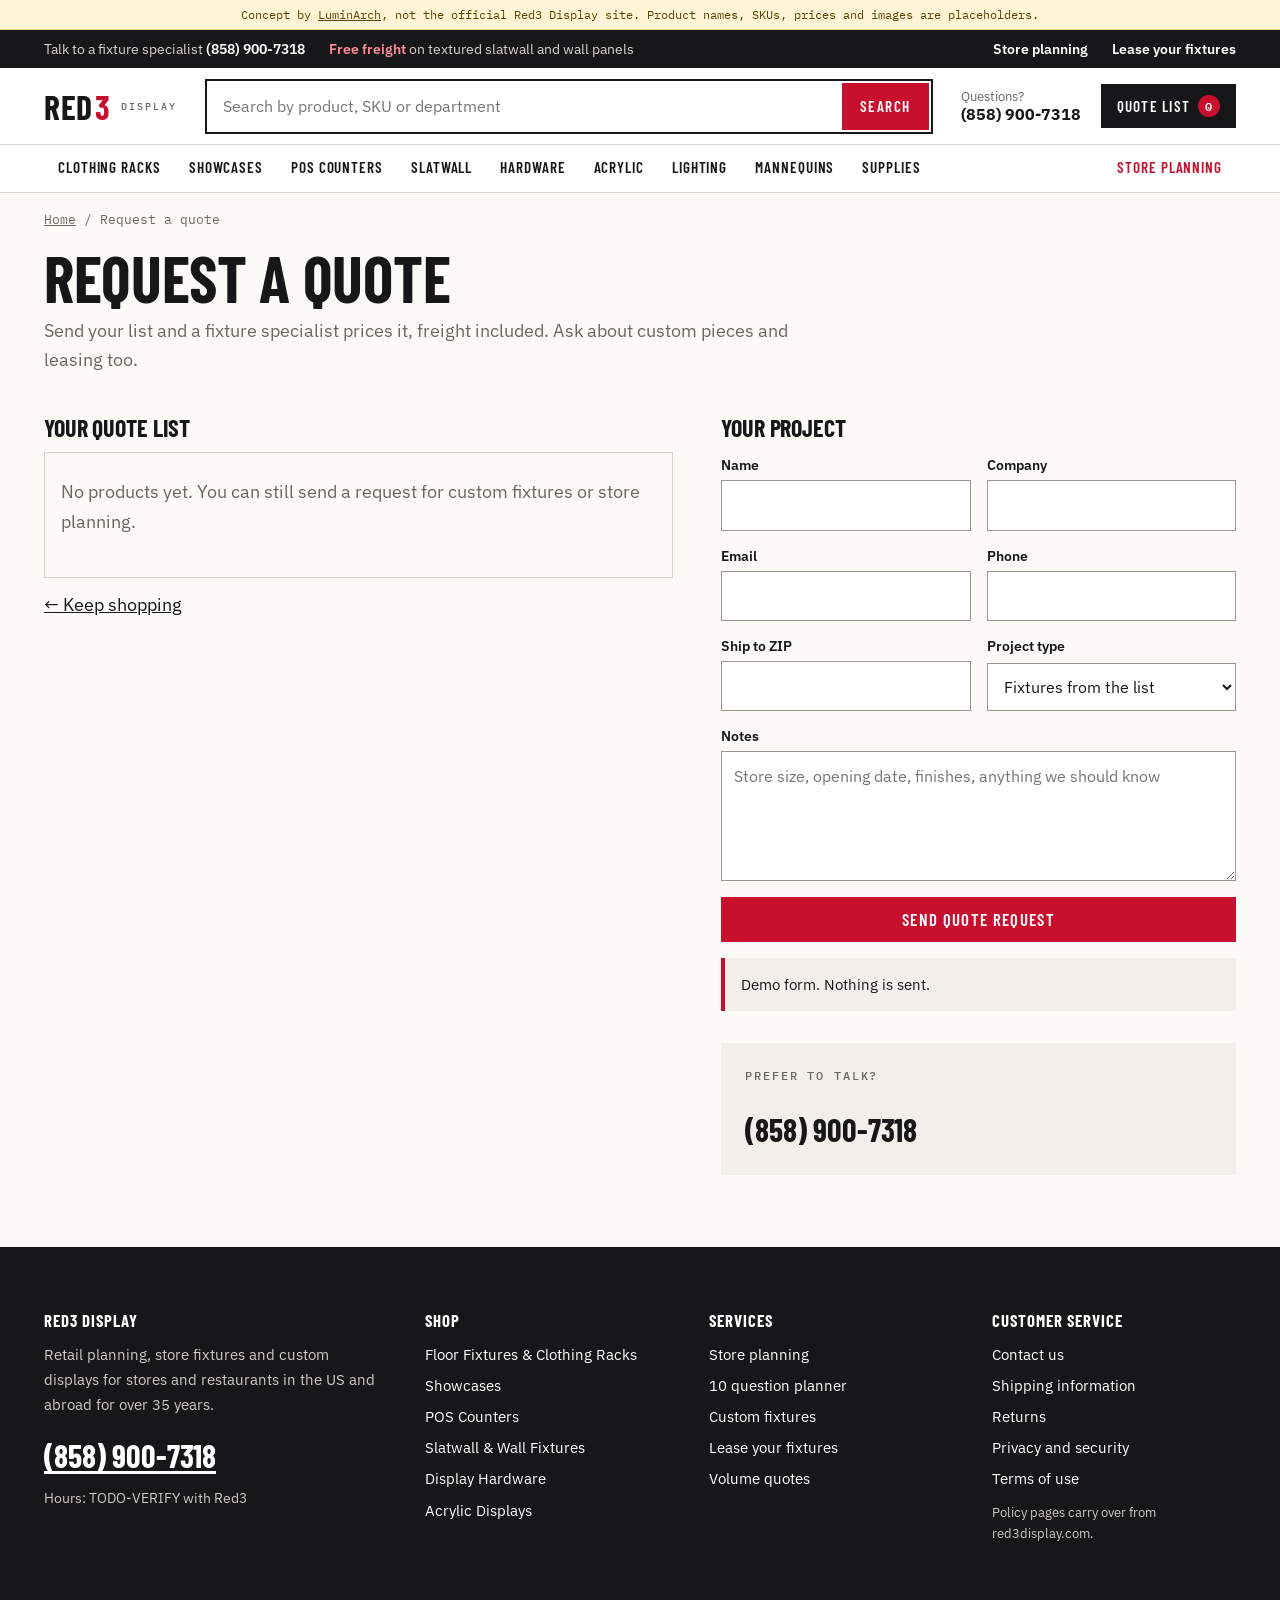
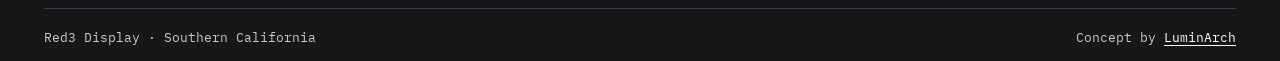
<file: contact.html>
<!doctype html><meta charset="utf-8"><meta name="viewport" content="width=device-width,initial-scale=1"><meta name="robots" content="noindex"><meta http-equiv="refresh" content="0;url=quote.html"><link rel="canonical" href="quote.html"><title>Contact Red3 Display</title><a href="quote.html">Contact Red3 Display</a>
</file>
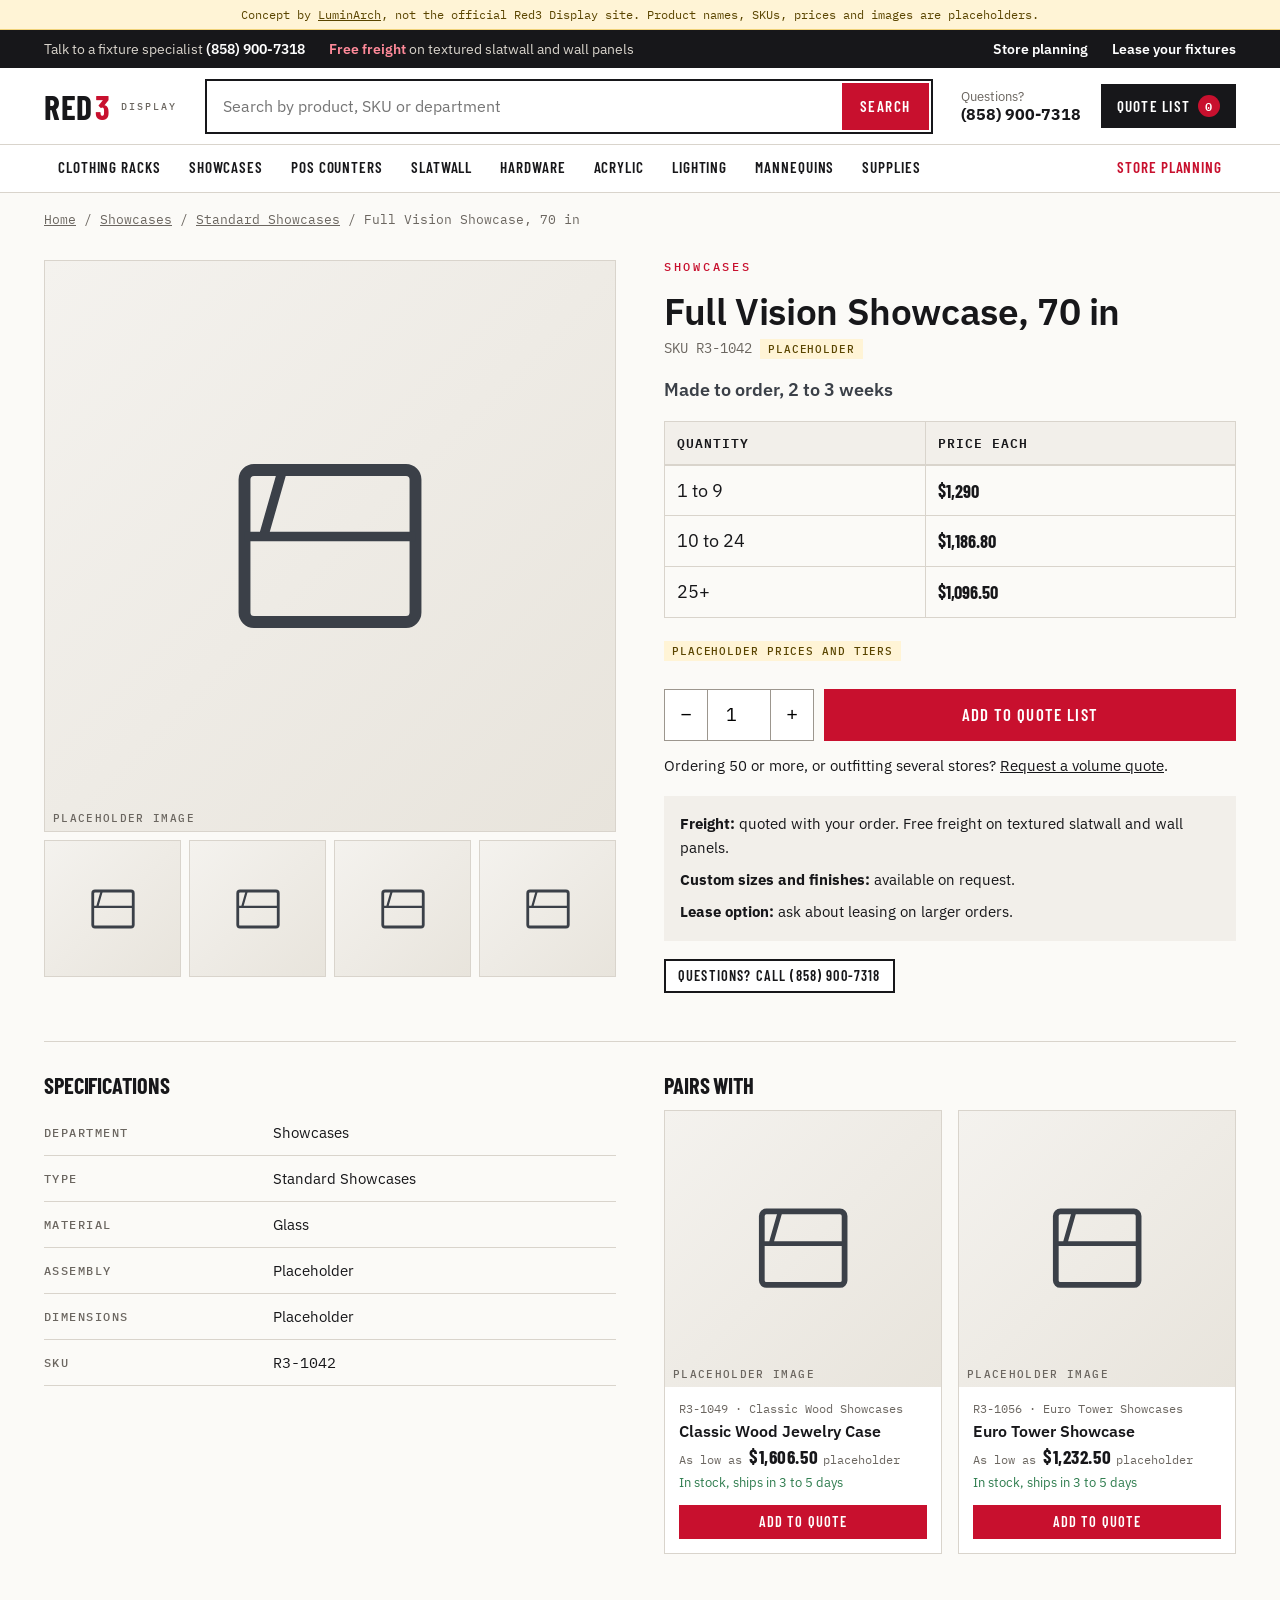
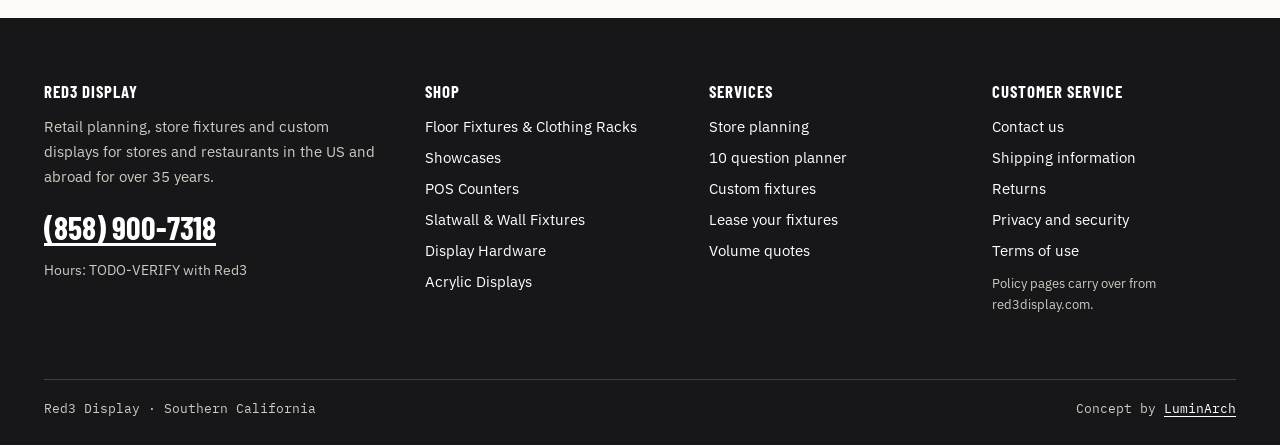
<file: product.html>
<!doctype html><html lang="en" class="no-js"><head><meta charset="utf-8"><meta name="viewport" content="width=device-width,initial-scale=1">
<title>Fixture Detail | Red3 Display</title><meta name="description" content="Fixture specs, volume pricing, finishes and lead time from Red3 Display. Add to your quote list or call (858) 900-7318."><link rel="canonical" href="https://red3-display-demo.vercel.app/product.html">
<meta property="og:type" content="website"><meta property="og:title" content="Fixture Detail | Red3 Display"><meta property="og:description" content="Fixture specs, volume pricing, finishes and lead time from Red3 Display. Add to your quote list or call (858) 900-7318."><meta property="og:url" content="https://red3-display-demo.vercel.app/product.html"><meta property="og:image" content="https://red3-display-demo.vercel.app/og.png"><meta name="twitter:card" content="summary_large_image">
<meta name="robots" content="noindex"><!-- concept demo: never compete with red3display.com -->
<link rel="preconnect" href="https://fonts.googleapis.com"><link rel="preconnect" href="https://fonts.gstatic.com" crossorigin>
<link rel="preload" href="fonts/barlow-condensed-700-latin.woff2" as="font" type="font/woff2" crossorigin><link rel="preload" href="fonts/barlow-condensed-600-latin.woff2" as="font" type="font/woff2" crossorigin>
<link rel="stylesheet" href="https://fonts.googleapis.com/css2?family=IBM+Plex+Mono:wght@400;500&family=IBM+Plex+Sans:wght@400;600&display=swap">
<link rel="stylesheet" href="css/design-system.css"><link rel="stylesheet" href="css/components.css"><link rel="stylesheet" href="css/pages.css">
<link rel="icon" href="data:image/svg+xml,%3Csvg xmlns='http://www.w3.org/2000/svg' viewBox='0 0 10 10'%3E%3Crect width='10' height='10' fill='%23c8102e'/%3E%3C/svg%3E">
<script>document.documentElement.classList.remove('no-js')</script><script type="application/ld+json">{"@context": "https://schema.org", "@type": "BreadcrumbList", "itemListElement": [{"@type": "ListItem", "position": 1, "name": "Home", "item": "https://red3-display-demo.vercel.app/"}, {"@type": "ListItem", "position": 2, "name": "Shop", "item": "https://red3-display-demo.vercel.app/catalog.html"}, {"@type": "ListItem", "position": 3, "name": "Product", "item": "https://red3-display-demo.vercel.app/product.html"}]}</script></head><body>
<a class="skip" href="#main">Skip to content</a>
<div class="demo-bar">Concept by <a href="https://luminarch.pro">LuminArch</a>, not the official Red3 Display site. Product names, SKUs, prices and images are placeholders.</div>
<div class="util"><div class="wrap"><span>Talk to a fixture specialist <a href="tel:8589007318">(858) 900-7318</a></span><span class="hide-m"><b>Free freight</b> on textured slatwall and wall panels</span><span class="sep"></span><a class="hide-m" href="store-planning.html">Store planning</a><a class="hide-m" href="store-planning.html#lease">Lease your fixtures</a></div></div>
<header class="top"><div class="wrap head"><a class="mark" href="index.html" aria-label="RED3 Display home">RED<b>3</b><small>DISPLAY</small></a>
<form class="search" role="search" action="catalog.html"><label class="sr" for="sq">Search products</label><input id="sq" name="q" type="search" role="combobox" placeholder="Search by product, SKU or department" autocomplete="off" aria-autocomplete="list" aria-controls="suggest" aria-expanded="false"><button>Search</button><ul class="suggest" id="suggest" role="listbox" hidden></ul></form>
<div class="head-actions"><a class="call" href="tel:8589007318"><span>Questions?</span><strong>(858) 900-7318</strong></a><a class="qbtn" href="quote.html" id="qopen">Quote list <span class="n" id="qcount">0</span></a></div>
<button class="menu-btn" aria-expanded="false" aria-controls="deptnav" style="display:none">Departments</button></div>
<nav class="dept" id="deptnav" aria-label="Departments"><div class="wrap"><div class="dd"><button aria-expanded="false" aria-controls="m-floor">Clothing Racks</button><div class="mega" id="m-floor" hidden><div class="wrap">
<div><a class="all" href="catalog.html?cat=floor">All Floor Fixtures & Clothing Racks &rarr;</a><ul style="margin-top:10px"><li><a href="catalog.html?cat=floor&amp;sub=2-way-racks">2-Way Racks</a></li><li><a href="catalog.html?cat=floor&amp;sub=4-way-racks">4-Way Racks</a></li><li><a href="catalog.html?cat=floor&amp;sub=combo-racks">Combo Racks</a></li><li><a href="catalog.html?cat=floor&amp;sub=rounders">Rounders</a></li><li><a href="catalog.html?cat=floor&amp;sub=raw-steel-racks">Raw Steel Racks</a></li><li><a href="catalog.html?cat=floor&amp;sub=custom-racks">Custom Racks</a></li></ul></div>
<div><p class="idx">Need it built to spec?</p><p style="font-size:.95rem">Most departments can be made custom in wood, HPL, raw steel, acrylic or glass.</p><a class="btn btn--line btn--sm" href="quote.html">Request a custom quote</a></div>
<div class="promo"><p class="idx">Store planning</p><strong style="font:700 1.3rem var(--f-display);text-transform:uppercase">Planning a whole store?</strong><p style="font-size:.92rem;margin:0">Answer 10 questions and Red3 plans the layout and fixture list.</p><a href="store-planning.html" style="font-weight:600">Start planning &rarr;</a></div></div></div></div><div class="dd"><button aria-expanded="false" aria-controls="m-showcases">Showcases</button><div class="mega" id="m-showcases" hidden><div class="wrap">
<div><a class="all" href="catalog.html?cat=showcases">All Showcases &rarr;</a><ul style="margin-top:10px"><li><a href="catalog.html?cat=showcases&amp;sub=economy-showcases">Economy Showcases</a></li><li><a href="catalog.html?cat=showcases&amp;sub=standard-showcases">Standard Showcases</a></li><li><a href="catalog.html?cat=showcases&amp;sub=classic-wood-showcases">Classic Wood Showcases</a></li><li><a href="catalog.html?cat=showcases&amp;sub=euro-tower-showcases">Euro Tower Showcases</a></li><li><a href="catalog.html?cat=showcases&amp;sub=custom-showcases">Custom Showcases</a></li></ul></div>
<div><p class="idx">Need it built to spec?</p><p style="font-size:.95rem">Most departments can be made custom in wood, HPL, raw steel, acrylic or glass.</p><a class="btn btn--line btn--sm" href="quote.html">Request a custom quote</a></div>
<div class="promo"><p class="idx">Store planning</p><strong style="font:700 1.3rem var(--f-display);text-transform:uppercase">Planning a whole store?</strong><p style="font-size:.92rem;margin:0">Answer 10 questions and Red3 plans the layout and fixture list.</p><a href="store-planning.html" style="font-weight:600">Start planning &rarr;</a></div></div></div></div><div class="dd"><button aria-expanded="false" aria-controls="m-counters">POS Counters</button><div class="mega" id="m-counters" hidden><div class="wrap">
<div><a class="all" href="catalog.html?cat=counters">All POS Counters &rarr;</a><ul style="margin-top:10px"><li><a href="catalog.html?cat=counters&amp;sub=wrap-counters">Wrap Counters</a></li><li><a href="catalog.html?cat=counters&amp;sub=register-stands">Register Stands</a></li><li><a href="catalog.html?cat=counters&amp;sub=kd-counters">KD Counters</a></li><li><a href="catalog.html?cat=counters&amp;sub=counter-kiosks">Counter Kiosks</a></li><li><a href="catalog.html?cat=counters&amp;sub=reception-counters">Reception Counters</a></li></ul></div>
<div><p class="idx">Need it built to spec?</p><p style="font-size:.95rem">Most departments can be made custom in wood, HPL, raw steel, acrylic or glass.</p><a class="btn btn--line btn--sm" href="quote.html">Request a custom quote</a></div>
<div class="promo"><p class="idx">Store planning</p><strong style="font:700 1.3rem var(--f-display);text-transform:uppercase">Planning a whole store?</strong><p style="font-size:.92rem;margin:0">Answer 10 questions and Red3 plans the layout and fixture list.</p><a href="store-planning.html" style="font-weight:600">Start planning &rarr;</a></div></div></div></div><div class="dd"><button aria-expanded="false" aria-controls="m-wall">Slatwall</button><div class="mega" id="m-wall" hidden><div class="wrap">
<div><a class="all" href="catalog.html?cat=wall">All Slatwall & Wall Fixtures &rarr;</a><ul style="margin-top:10px"><li><a href="catalog.html?cat=wall&amp;sub=slatwall-panels">Slatwall Panels</a></li><li><a href="catalog.html?cat=wall&amp;sub=slatwall-hooks">Slatwall Hooks</a></li><li><a href="catalog.html?cat=wall&amp;sub=slatwall-shelves">Slatwall Shelves</a></li><li><a href="catalog.html?cat=wall&amp;sub=faceouts-hangbars">Faceouts & Hangbars</a></li></ul></div>
<div><p class="idx">Need it built to spec?</p><p style="font-size:.95rem">Most departments can be made custom in wood, HPL, raw steel, acrylic or glass.</p><a class="btn btn--line btn--sm" href="quote.html">Request a custom quote</a></div>
<div class="promo"><p class="idx">Store planning</p><strong style="font:700 1.3rem var(--f-display);text-transform:uppercase">Planning a whole store?</strong><p style="font-size:.92rem;margin:0">Answer 10 questions and Red3 plans the layout and fixture list.</p><a href="store-planning.html" style="font-weight:600">Start planning &rarr;</a></div></div></div></div><div class="dd"><button aria-expanded="false" aria-controls="m-hardware">Hardware</button><div class="mega" id="m-hardware" hidden><div class="wrap">
<div><a class="all" href="catalog.html?cat=hardware">All Display Hardware &rarr;</a><ul style="margin-top:10px"><li><a href="catalog.html?cat=hardware&amp;sub=universal-slotting">Universal Slotting</a></li><li><a href="catalog.html?cat=hardware&amp;sub=heavy-duty-slotting">Heavy Duty Slotting</a></li><li><a href="catalog.html?cat=hardware&amp;sub=puck-hardware">Puck Hardware</a></li><li><a href="catalog.html?cat=hardware&amp;sub=rectangular-tubing">Rectangular Tubing</a></li><li><a href="catalog.html?cat=hardware&amp;sub=round-tubing">Round Tubing</a></li></ul></div>
<div><p class="idx">Need it built to spec?</p><p style="font-size:.95rem">Most departments can be made custom in wood, HPL, raw steel, acrylic or glass.</p><a class="btn btn--line btn--sm" href="quote.html">Request a custom quote</a></div>
<div class="promo"><p class="idx">Store planning</p><strong style="font:700 1.3rem var(--f-display);text-transform:uppercase">Planning a whole store?</strong><p style="font-size:.92rem;margin:0">Answer 10 questions and Red3 plans the layout and fixture list.</p><a href="store-planning.html" style="font-weight:600">Start planning &rarr;</a></div></div></div></div><div class="dd"><button aria-expanded="false" aria-controls="m-acrylic">Acrylic</button><div class="mega" id="m-acrylic" hidden><div class="wrap">
<div><a class="all" href="catalog.html?cat=acrylic">All Acrylic Displays &rarr;</a><ul style="margin-top:10px"><li><a href="catalog.html?cat=acrylic&amp;sub=risers-pedestals">Risers & Pedestals</a></li><li><a href="catalog.html?cat=acrylic&amp;sub=food-bulk-dispensers">Food & Bulk Dispensers</a></li><li><a href="catalog.html?cat=acrylic&amp;sub=cosmetics">Cosmetics</a></li><li><a href="catalog.html?cat=acrylic&amp;sub=eyewear-displays">Eyewear Displays</a></li><li><a href="catalog.html?cat=acrylic&amp;sub=sign-displays">Sign Displays</a></li></ul></div>
<div><p class="idx">Need it built to spec?</p><p style="font-size:.95rem">Most departments can be made custom in wood, HPL, raw steel, acrylic or glass.</p><a class="btn btn--line btn--sm" href="quote.html">Request a custom quote</a></div>
<div class="promo"><p class="idx">Store planning</p><strong style="font:700 1.3rem var(--f-display);text-transform:uppercase">Planning a whole store?</strong><p style="font-size:.92rem;margin:0">Answer 10 questions and Red3 plans the layout and fixture list.</p><a href="store-planning.html" style="font-weight:600">Start planning &rarr;</a></div></div></div></div><div class="dd"><button aria-expanded="false" aria-controls="m-lighting">Lighting</button><div class="mega" id="m-lighting" hidden><div class="wrap">
<div><a class="all" href="catalog.html?cat=lighting">All Ceilings & Lighting &rarr;</a><ul style="margin-top:10px"><li><a href="catalog.html?cat=lighting&amp;sub=track-heads">Track Heads</a></li><li><a href="catalog.html?cat=lighting&amp;sub=led-bulbs">LED Bulbs</a></li><li><a href="catalog.html?cat=lighting&amp;sub=decorative-pendants">Decorative Pendants</a></li><li><a href="catalog.html?cat=lighting&amp;sub=dressing-room-lights">Dressing Room Lights</a></li></ul></div>
<div><p class="idx">Need it built to spec?</p><p style="font-size:.95rem">Most departments can be made custom in wood, HPL, raw steel, acrylic or glass.</p><a class="btn btn--line btn--sm" href="quote.html">Request a custom quote</a></div>
<div class="promo"><p class="idx">Store planning</p><strong style="font:700 1.3rem var(--f-display);text-transform:uppercase">Planning a whole store?</strong><p style="font-size:.92rem;margin:0">Answer 10 questions and Red3 plans the layout and fixture list.</p><a href="store-planning.html" style="font-weight:600">Start planning &rarr;</a></div></div></div></div><div class="dd"><button aria-expanded="false" aria-controls="m-mannequins">Mannequins</button><div class="mega" id="m-mannequins" hidden><div class="wrap">
<div><a class="all" href="catalog.html?cat=mannequins">All Mannequins & Forms &rarr;</a><ul style="margin-top:10px"><li><a href="catalog.html?cat=mannequins&amp;sub=sports-mannequins">Sports Mannequins</a></li><li><a href="catalog.html?cat=mannequins&amp;sub=fiberglass-forms">Fiberglass Forms</a></li><li><a href="catalog.html?cat=mannequins&amp;sub=head-forms">Head Forms</a></li><li><a href="catalog.html?cat=mannequins&amp;sub=body-parts">Body Parts</a></li><li><a href="catalog.html?cat=mannequins&amp;sub=kids-forms">Kids Forms</a></li></ul></div>
<div><p class="idx">Need it built to spec?</p><p style="font-size:.95rem">Most departments can be made custom in wood, HPL, raw steel, acrylic or glass.</p><a class="btn btn--line btn--sm" href="quote.html">Request a custom quote</a></div>
<div class="promo"><p class="idx">Store planning</p><strong style="font:700 1.3rem var(--f-display);text-transform:uppercase">Planning a whole store?</strong><p style="font-size:.92rem;margin:0">Answer 10 questions and Red3 plans the layout and fixture list.</p><a href="store-planning.html" style="font-weight:600">Start planning &rarr;</a></div></div></div></div><div class="dd"><button aria-expanded="false" aria-controls="m-supplies">Supplies</button><div class="mega" id="m-supplies" hidden><div class="wrap">
<div><a class="all" href="catalog.html?cat=supplies">All Store Supplies &rarr;</a><ul style="margin-top:10px"><li><a href="catalog.html?cat=supplies&amp;sub=hangers">Hangers</a></li><li><a href="catalog.html?cat=supplies&amp;sub=sizers">Sizers</a></li><li><a href="catalog.html?cat=supplies&amp;sub=tagging-guns-tags">Tagging Guns & Tags</a></li><li><a href="catalog.html?cat=supplies&amp;sub=price-tags">Price Tags</a></li></ul></div>
<div><p class="idx">Need it built to spec?</p><p style="font-size:.95rem">Most departments can be made custom in wood, HPL, raw steel, acrylic or glass.</p><a class="btn btn--line btn--sm" href="quote.html">Request a custom quote</a></div>
<div class="promo"><p class="idx">Store planning</p><strong style="font:700 1.3rem var(--f-display);text-transform:uppercase">Planning a whole store?</strong><p style="font-size:.92rem;margin:0">Answer 10 questions and Red3 plans the layout and fixture list.</p><a href="store-planning.html" style="font-weight:600">Start planning &rarr;</a></div></div></div></div><a class="plan" href="store-planning.html">Store planning</a></div></nav></header><main id="main"><div class="wrap" id="pdp"></div><div class="wrap"><noscript><h1 style="margin-top:32px">Fixture details</h1></noscript><noscript><div class="nojs"><p><strong>Product details on this demo load with JavaScript.</strong> Turn it on to browse, or call <a href="tel:8589007318">(858) 900-7318</a> or <a href="quote.html">request a quote</a>.</p><p>Departments:</p><ul><li>Floor Fixtures & Clothing Racks</li><li>Showcases</li><li>POS Counters</li><li>Slatwall & Wall Fixtures</li><li>Display Hardware</li><li>Acrylic Displays</li><li>Ceilings & Lighting</li><li>Mannequins & Forms</li><li>Store Supplies</li></ul></div></noscript></div></main><footer><div class="wrap"><div class="foot-grid">
<div><h3>Red3 Display</h3><p>Retail planning, store fixtures and custom displays for stores and restaurants in the US and abroad for over 35 years.</p><a class="foot-phone" href="tel:8589007318">(858) 900-7318</a><p style="font-size:.85rem">Hours: TODO-VERIFY with Red3</p></div>
<div><h3>Shop</h3><ul><li><a href="catalog.html?cat=floor">Floor Fixtures & Clothing Racks</a></li><li><a href="catalog.html?cat=showcases">Showcases</a></li><li><a href="catalog.html?cat=counters">POS Counters</a></li><li><a href="catalog.html?cat=wall">Slatwall & Wall Fixtures</a></li><li><a href="catalog.html?cat=hardware">Display Hardware</a></li><li><a href="catalog.html?cat=acrylic">Acrylic Displays</a></li></ul></div>
<div><h3>Services</h3><ul><li><a href="store-planning.html">Store planning</a></li><li><a href="store-planning.html#planner">10 question planner</a></li><li><a href="quote.html">Custom fixtures</a></li><li><a href="store-planning.html#lease">Lease your fixtures</a></li><li><a href="quote.html">Volume quotes</a></li></ul></div>
<div><h3>Customer service</h3><ul><li><a href="quote.html">Contact us</a></li><li><a href="#" aria-disabled="true">Shipping information</a></li><li><a href="#" aria-disabled="true">Returns</a></li><li><a href="#" aria-disabled="true">Privacy and security</a></li><li><a href="#" aria-disabled="true">Terms of use</a></li></ul><p style="font-size:.8rem;margin-top:10px">Policy pages carry over from red3display.com.</p></div></div>
<div class="foot-row"><span>Red3 Display &middot; Southern California</span><span>Concept by <a href="https://luminarch.pro">LuminArch</a></span></div></div></footer>
<div class="scrim" id="scrim" hidden></div><aside class="drawer" id="drawer" aria-label="Quote list" aria-hidden="true"><header><strong style="font:700 1.4rem var(--f-display);text-transform:uppercase">Quote list</strong><button class="btn btn--line btn--sm" id="qclose">Close</button></header><div class="items" id="ditems"></div><footer><a class="btn" href="quote.html">Request quote</a><p style="font-size:.85rem;margin:0;color:var(--concrete)">A specialist prices the list, freight included, and replies. Demo: nothing is sent.</p></footer></aside>
<div class="toast" id="toast" role="status" hidden></div>
<script src="js/data.js"></script><script src="js/main.js"></script></body></html>
</file>
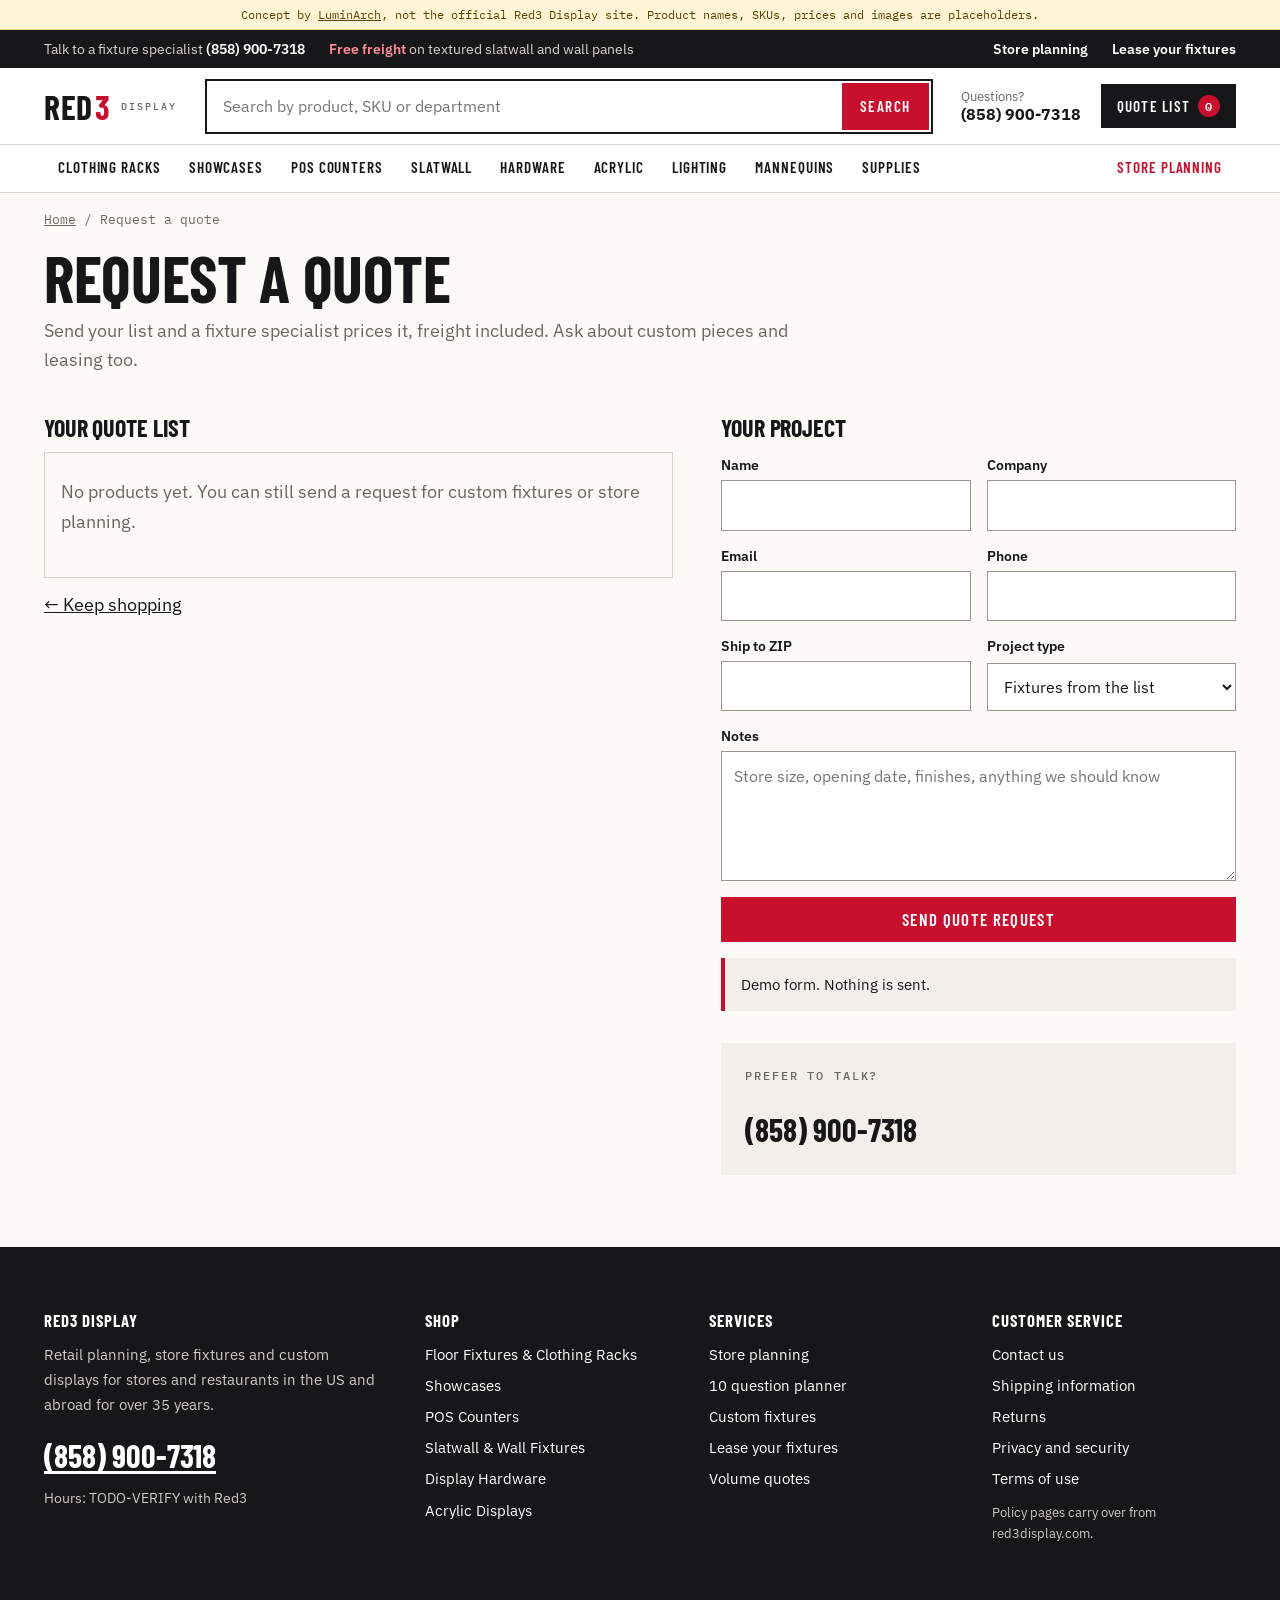
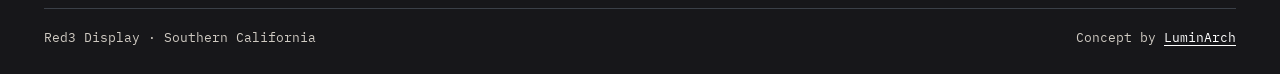
<file: quote.html>
<!doctype html><html lang="en" class="no-js"><head><meta charset="utf-8"><meta name="viewport" content="width=device-width,initial-scale=1">
<title>Request a Fixture Quote | Red3 Display</title><meta name="description" content="Send your fixture list to Red3 Display for volume pricing with freight included, or ask about custom fixtures and leasing. Call (858) 900-7318."><link rel="canonical" href="https://red3-display-demo.vercel.app/quote.html">
<meta property="og:type" content="website"><meta property="og:title" content="Request a Fixture Quote | Red3 Display"><meta property="og:description" content="Send your fixture list to Red3 Display for volume pricing with freight included, or ask about custom fixtures and leasing. Call (858) 900-7318."><meta property="og:url" content="https://red3-display-demo.vercel.app/quote.html"><meta property="og:image" content="https://red3-display-demo.vercel.app/og.png"><meta name="twitter:card" content="summary_large_image">
<meta name="robots" content="noindex"><!-- concept demo: never compete with red3display.com -->
<link rel="preconnect" href="https://fonts.googleapis.com"><link rel="preconnect" href="https://fonts.gstatic.com" crossorigin>
<link rel="preload" href="fonts/barlow-condensed-700-latin.woff2" as="font" type="font/woff2" crossorigin><link rel="preload" href="fonts/barlow-condensed-600-latin.woff2" as="font" type="font/woff2" crossorigin>
<link rel="stylesheet" href="https://fonts.googleapis.com/css2?family=IBM+Plex+Mono:wght@400;500&family=IBM+Plex+Sans:wght@400;600&display=swap">
<link rel="stylesheet" href="css/design-system.css"><link rel="stylesheet" href="css/components.css"><link rel="stylesheet" href="css/pages.css">
<link rel="icon" href="data:image/svg+xml,%3Csvg xmlns='http://www.w3.org/2000/svg' viewBox='0 0 10 10'%3E%3Crect width='10' height='10' fill='%23c8102e'/%3E%3C/svg%3E">
<script>document.documentElement.classList.remove('no-js')</script><script type="application/ld+json">{"@context": "https://schema.org", "@type": "BreadcrumbList", "itemListElement": [{"@type": "ListItem", "position": 1, "name": "Home", "item": "https://red3-display-demo.vercel.app/"}, {"@type": "ListItem", "position": 2, "name": "Request a quote", "item": "https://red3-display-demo.vercel.app/quote.html"}]}</script></head><body>
<a class="skip" href="#main">Skip to content</a>
<div class="demo-bar">Concept by <a href="https://luminarch.pro">LuminArch</a>, not the official Red3 Display site. Product names, SKUs, prices and images are placeholders.</div>
<div class="util"><div class="wrap"><span>Talk to a fixture specialist <a href="tel:8589007318">(858) 900-7318</a></span><span class="hide-m"><b>Free freight</b> on textured slatwall and wall panels</span><span class="sep"></span><a class="hide-m" href="store-planning.html">Store planning</a><a class="hide-m" href="store-planning.html#lease">Lease your fixtures</a></div></div>
<header class="top"><div class="wrap head"><a class="mark" href="index.html" aria-label="RED3 Display home">RED<b>3</b><small>DISPLAY</small></a>
<form class="search" role="search" action="catalog.html"><label class="sr" for="sq">Search products</label><input id="sq" name="q" type="search" role="combobox" placeholder="Search by product, SKU or department" autocomplete="off" aria-autocomplete="list" aria-controls="suggest" aria-expanded="false"><button>Search</button><ul class="suggest" id="suggest" role="listbox" hidden></ul></form>
<div class="head-actions"><a class="call" href="tel:8589007318"><span>Questions?</span><strong>(858) 900-7318</strong></a><a class="qbtn" href="quote.html" id="qopen">Quote list <span class="n" id="qcount">0</span></a></div>
<button class="menu-btn" aria-expanded="false" aria-controls="deptnav" style="display:none">Departments</button></div>
<nav class="dept" id="deptnav" aria-label="Departments"><div class="wrap"><div class="dd"><button aria-expanded="false" aria-controls="m-floor">Clothing Racks</button><div class="mega" id="m-floor" hidden><div class="wrap">
<div><a class="all" href="catalog.html?cat=floor">All Floor Fixtures & Clothing Racks &rarr;</a><ul style="margin-top:10px"><li><a href="catalog.html?cat=floor&amp;sub=2-way-racks">2-Way Racks</a></li><li><a href="catalog.html?cat=floor&amp;sub=4-way-racks">4-Way Racks</a></li><li><a href="catalog.html?cat=floor&amp;sub=combo-racks">Combo Racks</a></li><li><a href="catalog.html?cat=floor&amp;sub=rounders">Rounders</a></li><li><a href="catalog.html?cat=floor&amp;sub=raw-steel-racks">Raw Steel Racks</a></li><li><a href="catalog.html?cat=floor&amp;sub=custom-racks">Custom Racks</a></li></ul></div>
<div><p class="idx">Need it built to spec?</p><p style="font-size:.95rem">Most departments can be made custom in wood, HPL, raw steel, acrylic or glass.</p><a class="btn btn--line btn--sm" href="quote.html">Request a custom quote</a></div>
<div class="promo"><p class="idx">Store planning</p><strong style="font:700 1.3rem var(--f-display);text-transform:uppercase">Planning a whole store?</strong><p style="font-size:.92rem;margin:0">Answer 10 questions and Red3 plans the layout and fixture list.</p><a href="store-planning.html" style="font-weight:600">Start planning &rarr;</a></div></div></div></div><div class="dd"><button aria-expanded="false" aria-controls="m-showcases">Showcases</button><div class="mega" id="m-showcases" hidden><div class="wrap">
<div><a class="all" href="catalog.html?cat=showcases">All Showcases &rarr;</a><ul style="margin-top:10px"><li><a href="catalog.html?cat=showcases&amp;sub=economy-showcases">Economy Showcases</a></li><li><a href="catalog.html?cat=showcases&amp;sub=standard-showcases">Standard Showcases</a></li><li><a href="catalog.html?cat=showcases&amp;sub=classic-wood-showcases">Classic Wood Showcases</a></li><li><a href="catalog.html?cat=showcases&amp;sub=euro-tower-showcases">Euro Tower Showcases</a></li><li><a href="catalog.html?cat=showcases&amp;sub=custom-showcases">Custom Showcases</a></li></ul></div>
<div><p class="idx">Need it built to spec?</p><p style="font-size:.95rem">Most departments can be made custom in wood, HPL, raw steel, acrylic or glass.</p><a class="btn btn--line btn--sm" href="quote.html">Request a custom quote</a></div>
<div class="promo"><p class="idx">Store planning</p><strong style="font:700 1.3rem var(--f-display);text-transform:uppercase">Planning a whole store?</strong><p style="font-size:.92rem;margin:0">Answer 10 questions and Red3 plans the layout and fixture list.</p><a href="store-planning.html" style="font-weight:600">Start planning &rarr;</a></div></div></div></div><div class="dd"><button aria-expanded="false" aria-controls="m-counters">POS Counters</button><div class="mega" id="m-counters" hidden><div class="wrap">
<div><a class="all" href="catalog.html?cat=counters">All POS Counters &rarr;</a><ul style="margin-top:10px"><li><a href="catalog.html?cat=counters&amp;sub=wrap-counters">Wrap Counters</a></li><li><a href="catalog.html?cat=counters&amp;sub=register-stands">Register Stands</a></li><li><a href="catalog.html?cat=counters&amp;sub=kd-counters">KD Counters</a></li><li><a href="catalog.html?cat=counters&amp;sub=counter-kiosks">Counter Kiosks</a></li><li><a href="catalog.html?cat=counters&amp;sub=reception-counters">Reception Counters</a></li></ul></div>
<div><p class="idx">Need it built to spec?</p><p style="font-size:.95rem">Most departments can be made custom in wood, HPL, raw steel, acrylic or glass.</p><a class="btn btn--line btn--sm" href="quote.html">Request a custom quote</a></div>
<div class="promo"><p class="idx">Store planning</p><strong style="font:700 1.3rem var(--f-display);text-transform:uppercase">Planning a whole store?</strong><p style="font-size:.92rem;margin:0">Answer 10 questions and Red3 plans the layout and fixture list.</p><a href="store-planning.html" style="font-weight:600">Start planning &rarr;</a></div></div></div></div><div class="dd"><button aria-expanded="false" aria-controls="m-wall">Slatwall</button><div class="mega" id="m-wall" hidden><div class="wrap">
<div><a class="all" href="catalog.html?cat=wall">All Slatwall & Wall Fixtures &rarr;</a><ul style="margin-top:10px"><li><a href="catalog.html?cat=wall&amp;sub=slatwall-panels">Slatwall Panels</a></li><li><a href="catalog.html?cat=wall&amp;sub=slatwall-hooks">Slatwall Hooks</a></li><li><a href="catalog.html?cat=wall&amp;sub=slatwall-shelves">Slatwall Shelves</a></li><li><a href="catalog.html?cat=wall&amp;sub=faceouts-hangbars">Faceouts & Hangbars</a></li></ul></div>
<div><p class="idx">Need it built to spec?</p><p style="font-size:.95rem">Most departments can be made custom in wood, HPL, raw steel, acrylic or glass.</p><a class="btn btn--line btn--sm" href="quote.html">Request a custom quote</a></div>
<div class="promo"><p class="idx">Store planning</p><strong style="font:700 1.3rem var(--f-display);text-transform:uppercase">Planning a whole store?</strong><p style="font-size:.92rem;margin:0">Answer 10 questions and Red3 plans the layout and fixture list.</p><a href="store-planning.html" style="font-weight:600">Start planning &rarr;</a></div></div></div></div><div class="dd"><button aria-expanded="false" aria-controls="m-hardware">Hardware</button><div class="mega" id="m-hardware" hidden><div class="wrap">
<div><a class="all" href="catalog.html?cat=hardware">All Display Hardware &rarr;</a><ul style="margin-top:10px"><li><a href="catalog.html?cat=hardware&amp;sub=universal-slotting">Universal Slotting</a></li><li><a href="catalog.html?cat=hardware&amp;sub=heavy-duty-slotting">Heavy Duty Slotting</a></li><li><a href="catalog.html?cat=hardware&amp;sub=puck-hardware">Puck Hardware</a></li><li><a href="catalog.html?cat=hardware&amp;sub=rectangular-tubing">Rectangular Tubing</a></li><li><a href="catalog.html?cat=hardware&amp;sub=round-tubing">Round Tubing</a></li></ul></div>
<div><p class="idx">Need it built to spec?</p><p style="font-size:.95rem">Most departments can be made custom in wood, HPL, raw steel, acrylic or glass.</p><a class="btn btn--line btn--sm" href="quote.html">Request a custom quote</a></div>
<div class="promo"><p class="idx">Store planning</p><strong style="font:700 1.3rem var(--f-display);text-transform:uppercase">Planning a whole store?</strong><p style="font-size:.92rem;margin:0">Answer 10 questions and Red3 plans the layout and fixture list.</p><a href="store-planning.html" style="font-weight:600">Start planning &rarr;</a></div></div></div></div><div class="dd"><button aria-expanded="false" aria-controls="m-acrylic">Acrylic</button><div class="mega" id="m-acrylic" hidden><div class="wrap">
<div><a class="all" href="catalog.html?cat=acrylic">All Acrylic Displays &rarr;</a><ul style="margin-top:10px"><li><a href="catalog.html?cat=acrylic&amp;sub=risers-pedestals">Risers & Pedestals</a></li><li><a href="catalog.html?cat=acrylic&amp;sub=food-bulk-dispensers">Food & Bulk Dispensers</a></li><li><a href="catalog.html?cat=acrylic&amp;sub=cosmetics">Cosmetics</a></li><li><a href="catalog.html?cat=acrylic&amp;sub=eyewear-displays">Eyewear Displays</a></li><li><a href="catalog.html?cat=acrylic&amp;sub=sign-displays">Sign Displays</a></li></ul></div>
<div><p class="idx">Need it built to spec?</p><p style="font-size:.95rem">Most departments can be made custom in wood, HPL, raw steel, acrylic or glass.</p><a class="btn btn--line btn--sm" href="quote.html">Request a custom quote</a></div>
<div class="promo"><p class="idx">Store planning</p><strong style="font:700 1.3rem var(--f-display);text-transform:uppercase">Planning a whole store?</strong><p style="font-size:.92rem;margin:0">Answer 10 questions and Red3 plans the layout and fixture list.</p><a href="store-planning.html" style="font-weight:600">Start planning &rarr;</a></div></div></div></div><div class="dd"><button aria-expanded="false" aria-controls="m-lighting">Lighting</button><div class="mega" id="m-lighting" hidden><div class="wrap">
<div><a class="all" href="catalog.html?cat=lighting">All Ceilings & Lighting &rarr;</a><ul style="margin-top:10px"><li><a href="catalog.html?cat=lighting&amp;sub=track-heads">Track Heads</a></li><li><a href="catalog.html?cat=lighting&amp;sub=led-bulbs">LED Bulbs</a></li><li><a href="catalog.html?cat=lighting&amp;sub=decorative-pendants">Decorative Pendants</a></li><li><a href="catalog.html?cat=lighting&amp;sub=dressing-room-lights">Dressing Room Lights</a></li></ul></div>
<div><p class="idx">Need it built to spec?</p><p style="font-size:.95rem">Most departments can be made custom in wood, HPL, raw steel, acrylic or glass.</p><a class="btn btn--line btn--sm" href="quote.html">Request a custom quote</a></div>
<div class="promo"><p class="idx">Store planning</p><strong style="font:700 1.3rem var(--f-display);text-transform:uppercase">Planning a whole store?</strong><p style="font-size:.92rem;margin:0">Answer 10 questions and Red3 plans the layout and fixture list.</p><a href="store-planning.html" style="font-weight:600">Start planning &rarr;</a></div></div></div></div><div class="dd"><button aria-expanded="false" aria-controls="m-mannequins">Mannequins</button><div class="mega" id="m-mannequins" hidden><div class="wrap">
<div><a class="all" href="catalog.html?cat=mannequins">All Mannequins & Forms &rarr;</a><ul style="margin-top:10px"><li><a href="catalog.html?cat=mannequins&amp;sub=sports-mannequins">Sports Mannequins</a></li><li><a href="catalog.html?cat=mannequins&amp;sub=fiberglass-forms">Fiberglass Forms</a></li><li><a href="catalog.html?cat=mannequins&amp;sub=head-forms">Head Forms</a></li><li><a href="catalog.html?cat=mannequins&amp;sub=body-parts">Body Parts</a></li><li><a href="catalog.html?cat=mannequins&amp;sub=kids-forms">Kids Forms</a></li></ul></div>
<div><p class="idx">Need it built to spec?</p><p style="font-size:.95rem">Most departments can be made custom in wood, HPL, raw steel, acrylic or glass.</p><a class="btn btn--line btn--sm" href="quote.html">Request a custom quote</a></div>
<div class="promo"><p class="idx">Store planning</p><strong style="font:700 1.3rem var(--f-display);text-transform:uppercase">Planning a whole store?</strong><p style="font-size:.92rem;margin:0">Answer 10 questions and Red3 plans the layout and fixture list.</p><a href="store-planning.html" style="font-weight:600">Start planning &rarr;</a></div></div></div></div><div class="dd"><button aria-expanded="false" aria-controls="m-supplies">Supplies</button><div class="mega" id="m-supplies" hidden><div class="wrap">
<div><a class="all" href="catalog.html?cat=supplies">All Store Supplies &rarr;</a><ul style="margin-top:10px"><li><a href="catalog.html?cat=supplies&amp;sub=hangers">Hangers</a></li><li><a href="catalog.html?cat=supplies&amp;sub=sizers">Sizers</a></li><li><a href="catalog.html?cat=supplies&amp;sub=tagging-guns-tags">Tagging Guns & Tags</a></li><li><a href="catalog.html?cat=supplies&amp;sub=price-tags">Price Tags</a></li></ul></div>
<div><p class="idx">Need it built to spec?</p><p style="font-size:.95rem">Most departments can be made custom in wood, HPL, raw steel, acrylic or glass.</p><a class="btn btn--line btn--sm" href="quote.html">Request a custom quote</a></div>
<div class="promo"><p class="idx">Store planning</p><strong style="font:700 1.3rem var(--f-display);text-transform:uppercase">Planning a whole store?</strong><p style="font-size:.92rem;margin:0">Answer 10 questions and Red3 plans the layout and fixture list.</p><a href="store-planning.html" style="font-weight:600">Start planning &rarr;</a></div></div></div></div><a class="plan" href="store-planning.html">Store planning</a></div></nav></header><main id="main">
<div class="wrap"><p class="crumbs"><a href="index.html">Home</a> / Request a quote</p><h1 style="margin:8px 0 4px">Request a quote</h1><p style="color:var(--concrete)">Send your list and a fixture specialist prices it, freight included. Ask about custom pieces and leasing too.</p>
<div class="qpage"><div><h2 style="font-size:1.5rem;margin-bottom:12px">Your quote list</h2><div class="qlist" id="qlist"></div><p style="margin-top:12px"><a href="catalog.html">&larr; Keep shopping</a></p></div>
<form class="qform" id="qform" novalidate><h2 style="font-size:1.5rem">Your project</h2><div class="two"><div class="field"><label for="n">Name</label><input id="n" autocomplete="name" required></div><div class="field"><label for="co">Company</label><input id="co" autocomplete="organization"></div></div>
<div class="two"><div class="field"><label for="e">Email</label><input id="e" type="email" autocomplete="email" required></div><div class="field"><label for="ph">Phone</label><input id="ph" type="tel" autocomplete="tel"></div></div>
<div class="two"><div class="field"><label for="zip">Ship to ZIP</label><input id="zip" inputmode="numeric" autocomplete="postal-code"></div><div class="field"><label for="tp">Project type</label><select id="tp"><option>Fixtures from the list</option><option>Custom fixtures</option><option>Full store planning</option><option>Lease fixtures</option><option>Multi-location rollout</option></select></div></div>
<div class="field"><label for="m">Notes</label><textarea id="m" rows="4" placeholder="Store size, opening date, finishes, anything we should know"></textarea></div>
<button class="btn" type="submit">Send quote request</button><p class="note" id="qmsg" role="status">Demo form. Nothing is sent.</p>
<div class="side"><p class="idx">Prefer to talk?</p><a class="phone" href="tel:8589007318">(858) 900-7318</a></div></form></div></div></main><footer><div class="wrap"><div class="foot-grid">
<div><h3>Red3 Display</h3><p>Retail planning, store fixtures and custom displays for stores and restaurants in the US and abroad for over 35 years.</p><a class="foot-phone" href="tel:8589007318">(858) 900-7318</a><p style="font-size:.85rem">Hours: TODO-VERIFY with Red3</p></div>
<div><h3>Shop</h3><ul><li><a href="catalog.html?cat=floor">Floor Fixtures & Clothing Racks</a></li><li><a href="catalog.html?cat=showcases">Showcases</a></li><li><a href="catalog.html?cat=counters">POS Counters</a></li><li><a href="catalog.html?cat=wall">Slatwall & Wall Fixtures</a></li><li><a href="catalog.html?cat=hardware">Display Hardware</a></li><li><a href="catalog.html?cat=acrylic">Acrylic Displays</a></li></ul></div>
<div><h3>Services</h3><ul><li><a href="store-planning.html">Store planning</a></li><li><a href="store-planning.html#planner">10 question planner</a></li><li><a href="quote.html">Custom fixtures</a></li><li><a href="store-planning.html#lease">Lease your fixtures</a></li><li><a href="quote.html">Volume quotes</a></li></ul></div>
<div><h3>Customer service</h3><ul><li><a href="quote.html">Contact us</a></li><li><a href="#" aria-disabled="true">Shipping information</a></li><li><a href="#" aria-disabled="true">Returns</a></li><li><a href="#" aria-disabled="true">Privacy and security</a></li><li><a href="#" aria-disabled="true">Terms of use</a></li></ul><p style="font-size:.8rem;margin-top:10px">Policy pages carry over from red3display.com.</p></div></div>
<div class="foot-row"><span>Red3 Display &middot; Southern California</span><span>Concept by <a href="https://luminarch.pro">LuminArch</a></span></div></div></footer>
<div class="scrim" id="scrim" hidden></div><aside class="drawer" id="drawer" aria-label="Quote list" aria-hidden="true"><header><strong style="font:700 1.4rem var(--f-display);text-transform:uppercase">Quote list</strong><button class="btn btn--line btn--sm" id="qclose">Close</button></header><div class="items" id="ditems"></div><footer><a class="btn" href="quote.html">Request quote</a><p style="font-size:.85rem;margin:0;color:var(--concrete)">A specialist prices the list, freight included, and replies. Demo: nothing is sent.</p></footer></aside>
<div class="toast" id="toast" role="status" hidden></div>
<script src="js/data.js"></script><script src="js/main.js"></script></body></html>
</file>
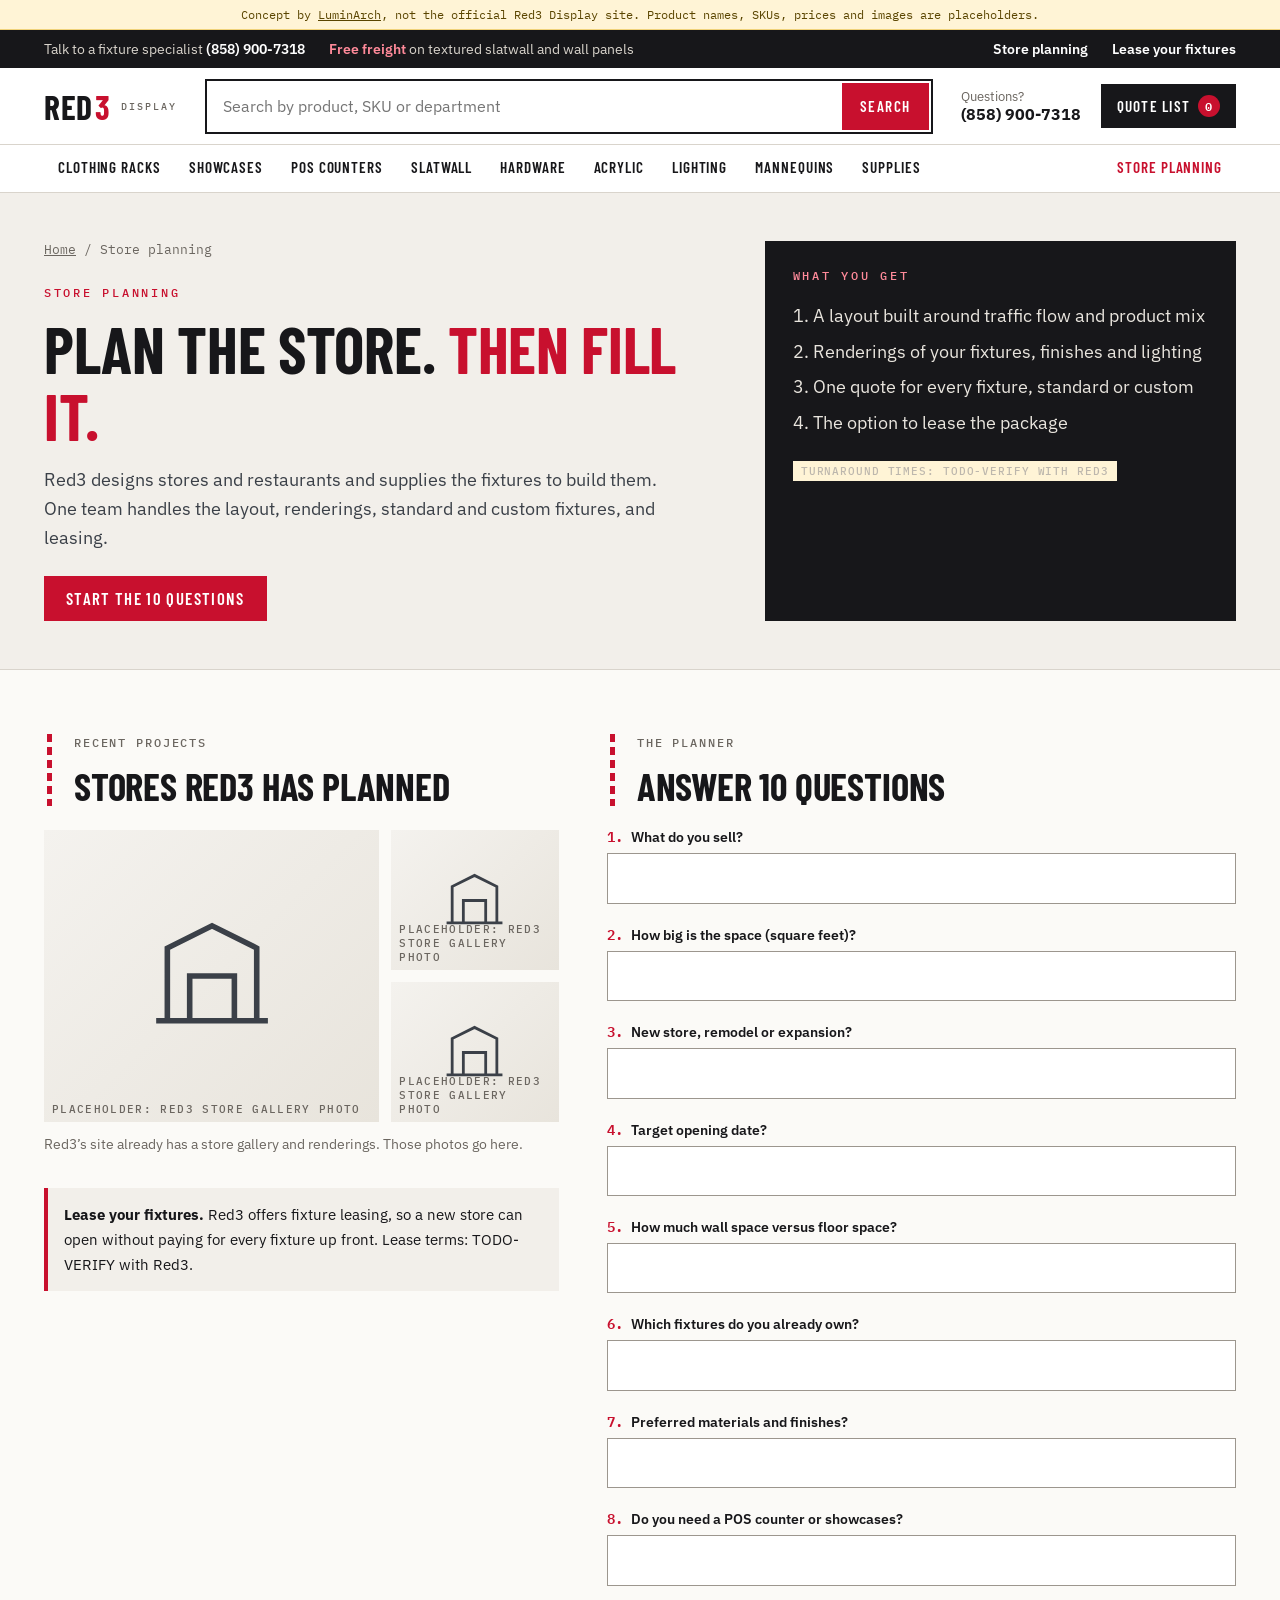
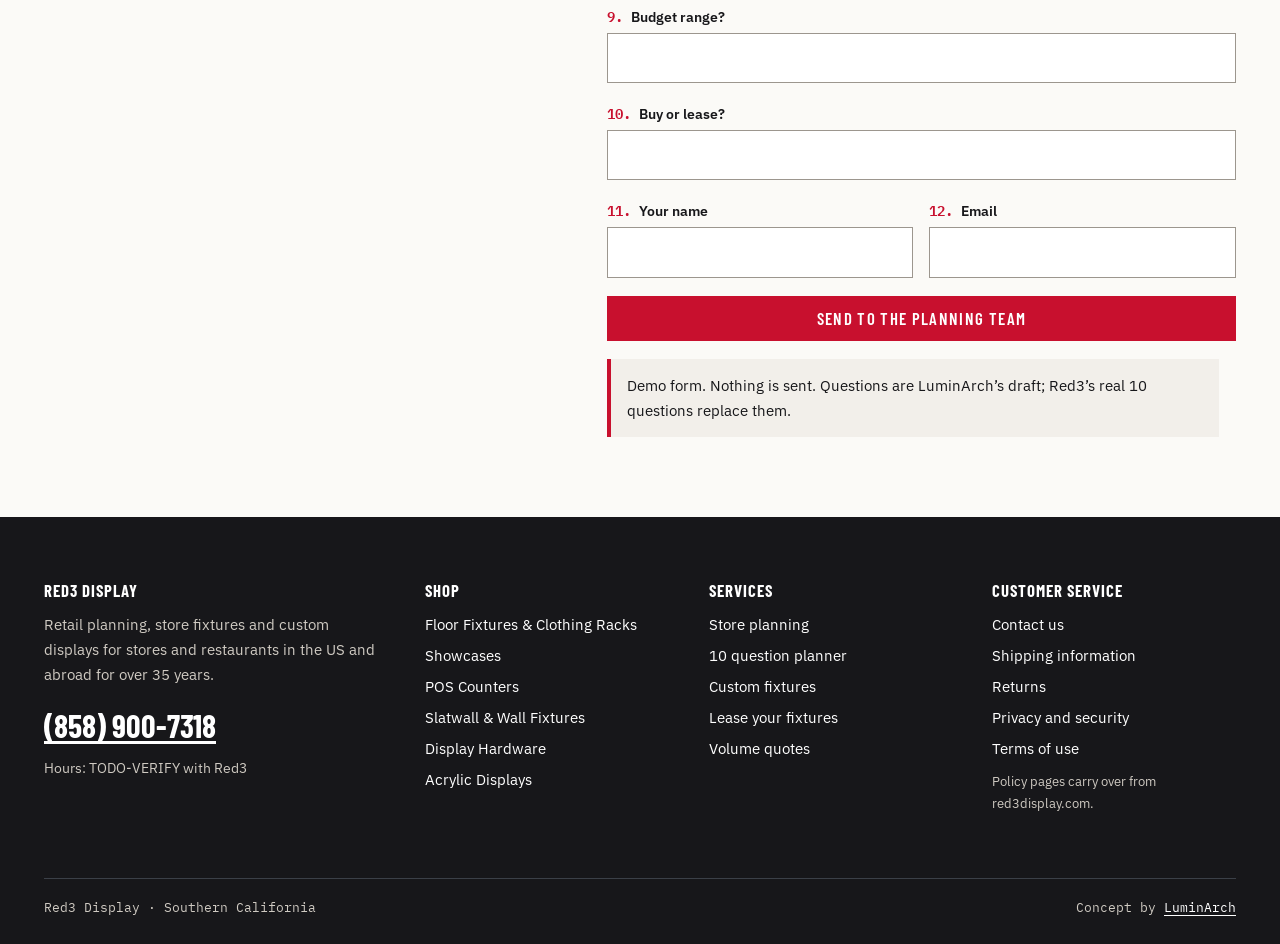
<file: store-planning.html>
<!doctype html><html lang="en" class="no-js"><head><meta charset="utf-8"><meta name="viewport" content="width=device-width,initial-scale=1">
<title>Retail Store Planning and Design | Red3 Display</title><meta name="description" content="Red3 Display plans retail stores and restaurants: layout, renderings and one quote for every fixture, to buy or lease. Start the 10 question planner today."><link rel="canonical" href="https://red3-display-demo.vercel.app/store-planning.html">
<meta property="og:type" content="website"><meta property="og:title" content="Retail Store Planning and Design | Red3 Display"><meta property="og:description" content="Red3 Display plans retail stores and restaurants: layout, renderings and one quote for every fixture, to buy or lease. Start the 10 question planner today."><meta property="og:url" content="https://red3-display-demo.vercel.app/store-planning.html"><meta property="og:image" content="https://red3-display-demo.vercel.app/og.png"><meta name="twitter:card" content="summary_large_image">
<meta name="robots" content="noindex"><!-- concept demo: never compete with red3display.com -->
<link rel="preconnect" href="https://fonts.googleapis.com"><link rel="preconnect" href="https://fonts.gstatic.com" crossorigin>
<link rel="preload" href="fonts/barlow-condensed-700-latin.woff2" as="font" type="font/woff2" crossorigin><link rel="preload" href="fonts/barlow-condensed-600-latin.woff2" as="font" type="font/woff2" crossorigin>
<link rel="stylesheet" href="https://fonts.googleapis.com/css2?family=IBM+Plex+Mono:wght@400;500&family=IBM+Plex+Sans:wght@400;600&display=swap">
<link rel="stylesheet" href="css/design-system.css"><link rel="stylesheet" href="css/components.css"><link rel="stylesheet" href="css/pages.css">
<link rel="icon" href="data:image/svg+xml,%3Csvg xmlns='http://www.w3.org/2000/svg' viewBox='0 0 10 10'%3E%3Crect width='10' height='10' fill='%23c8102e'/%3E%3C/svg%3E">
<script>document.documentElement.classList.remove('no-js')</script><script type="application/ld+json">[{"@context": "https://schema.org", "@type": "Store", "name": "Red3 Display", "url": "https://red3display.com", "telephone": "+1-858-900-7318", "description": "Retail planning, store fixtures and custom displays for stores and restaurants in the US and abroad.", "areaServed": "US"}, {"@context": "https://schema.org", "@type": "BreadcrumbList", "itemListElement": [{"@type": "ListItem", "position": 1, "name": "Home", "item": "https://red3-display-demo.vercel.app/"}, {"@type": "ListItem", "position": 2, "name": "Store planning", "item": "https://red3-display-demo.vercel.app/store-planning.html"}]}, {"@context": "https://schema.org", "@type": "Service", "name": "Retail store planning", "provider": {"@type": "Store", "name": "Red3 Display"}}]</script></head><body>
<a class="skip" href="#main">Skip to content</a>
<div class="demo-bar">Concept by <a href="https://luminarch.pro">LuminArch</a>, not the official Red3 Display site. Product names, SKUs, prices and images are placeholders.</div>
<div class="util"><div class="wrap"><span>Talk to a fixture specialist <a href="tel:8589007318">(858) 900-7318</a></span><span class="hide-m"><b>Free freight</b> on textured slatwall and wall panels</span><span class="sep"></span><a class="hide-m" href="store-planning.html">Store planning</a><a class="hide-m" href="store-planning.html#lease">Lease your fixtures</a></div></div>
<header class="top"><div class="wrap head"><a class="mark" href="index.html" aria-label="RED3 Display home">RED<b>3</b><small>DISPLAY</small></a>
<form class="search" role="search" action="catalog.html"><label class="sr" for="sq">Search products</label><input id="sq" name="q" type="search" role="combobox" placeholder="Search by product, SKU or department" autocomplete="off" aria-autocomplete="list" aria-controls="suggest" aria-expanded="false"><button>Search</button><ul class="suggest" id="suggest" role="listbox" hidden></ul></form>
<div class="head-actions"><a class="call" href="tel:8589007318"><span>Questions?</span><strong>(858) 900-7318</strong></a><a class="qbtn" href="quote.html" id="qopen">Quote list <span class="n" id="qcount">0</span></a></div>
<button class="menu-btn" aria-expanded="false" aria-controls="deptnav" style="display:none">Departments</button></div>
<nav class="dept" id="deptnav" aria-label="Departments"><div class="wrap"><div class="dd"><button aria-expanded="false" aria-controls="m-floor">Clothing Racks</button><div class="mega" id="m-floor" hidden><div class="wrap">
<div><a class="all" href="catalog.html?cat=floor">All Floor Fixtures & Clothing Racks &rarr;</a><ul style="margin-top:10px"><li><a href="catalog.html?cat=floor&amp;sub=2-way-racks">2-Way Racks</a></li><li><a href="catalog.html?cat=floor&amp;sub=4-way-racks">4-Way Racks</a></li><li><a href="catalog.html?cat=floor&amp;sub=combo-racks">Combo Racks</a></li><li><a href="catalog.html?cat=floor&amp;sub=rounders">Rounders</a></li><li><a href="catalog.html?cat=floor&amp;sub=raw-steel-racks">Raw Steel Racks</a></li><li><a href="catalog.html?cat=floor&amp;sub=custom-racks">Custom Racks</a></li></ul></div>
<div><p class="idx">Need it built to spec?</p><p style="font-size:.95rem">Most departments can be made custom in wood, HPL, raw steel, acrylic or glass.</p><a class="btn btn--line btn--sm" href="quote.html">Request a custom quote</a></div>
<div class="promo"><p class="idx">Store planning</p><strong style="font:700 1.3rem var(--f-display);text-transform:uppercase">Planning a whole store?</strong><p style="font-size:.92rem;margin:0">Answer 10 questions and Red3 plans the layout and fixture list.</p><a href="store-planning.html" style="font-weight:600">Start planning &rarr;</a></div></div></div></div><div class="dd"><button aria-expanded="false" aria-controls="m-showcases">Showcases</button><div class="mega" id="m-showcases" hidden><div class="wrap">
<div><a class="all" href="catalog.html?cat=showcases">All Showcases &rarr;</a><ul style="margin-top:10px"><li><a href="catalog.html?cat=showcases&amp;sub=economy-showcases">Economy Showcases</a></li><li><a href="catalog.html?cat=showcases&amp;sub=standard-showcases">Standard Showcases</a></li><li><a href="catalog.html?cat=showcases&amp;sub=classic-wood-showcases">Classic Wood Showcases</a></li><li><a href="catalog.html?cat=showcases&amp;sub=euro-tower-showcases">Euro Tower Showcases</a></li><li><a href="catalog.html?cat=showcases&amp;sub=custom-showcases">Custom Showcases</a></li></ul></div>
<div><p class="idx">Need it built to spec?</p><p style="font-size:.95rem">Most departments can be made custom in wood, HPL, raw steel, acrylic or glass.</p><a class="btn btn--line btn--sm" href="quote.html">Request a custom quote</a></div>
<div class="promo"><p class="idx">Store planning</p><strong style="font:700 1.3rem var(--f-display);text-transform:uppercase">Planning a whole store?</strong><p style="font-size:.92rem;margin:0">Answer 10 questions and Red3 plans the layout and fixture list.</p><a href="store-planning.html" style="font-weight:600">Start planning &rarr;</a></div></div></div></div><div class="dd"><button aria-expanded="false" aria-controls="m-counters">POS Counters</button><div class="mega" id="m-counters" hidden><div class="wrap">
<div><a class="all" href="catalog.html?cat=counters">All POS Counters &rarr;</a><ul style="margin-top:10px"><li><a href="catalog.html?cat=counters&amp;sub=wrap-counters">Wrap Counters</a></li><li><a href="catalog.html?cat=counters&amp;sub=register-stands">Register Stands</a></li><li><a href="catalog.html?cat=counters&amp;sub=kd-counters">KD Counters</a></li><li><a href="catalog.html?cat=counters&amp;sub=counter-kiosks">Counter Kiosks</a></li><li><a href="catalog.html?cat=counters&amp;sub=reception-counters">Reception Counters</a></li></ul></div>
<div><p class="idx">Need it built to spec?</p><p style="font-size:.95rem">Most departments can be made custom in wood, HPL, raw steel, acrylic or glass.</p><a class="btn btn--line btn--sm" href="quote.html">Request a custom quote</a></div>
<div class="promo"><p class="idx">Store planning</p><strong style="font:700 1.3rem var(--f-display);text-transform:uppercase">Planning a whole store?</strong><p style="font-size:.92rem;margin:0">Answer 10 questions and Red3 plans the layout and fixture list.</p><a href="store-planning.html" style="font-weight:600">Start planning &rarr;</a></div></div></div></div><div class="dd"><button aria-expanded="false" aria-controls="m-wall">Slatwall</button><div class="mega" id="m-wall" hidden><div class="wrap">
<div><a class="all" href="catalog.html?cat=wall">All Slatwall & Wall Fixtures &rarr;</a><ul style="margin-top:10px"><li><a href="catalog.html?cat=wall&amp;sub=slatwall-panels">Slatwall Panels</a></li><li><a href="catalog.html?cat=wall&amp;sub=slatwall-hooks">Slatwall Hooks</a></li><li><a href="catalog.html?cat=wall&amp;sub=slatwall-shelves">Slatwall Shelves</a></li><li><a href="catalog.html?cat=wall&amp;sub=faceouts-hangbars">Faceouts & Hangbars</a></li></ul></div>
<div><p class="idx">Need it built to spec?</p><p style="font-size:.95rem">Most departments can be made custom in wood, HPL, raw steel, acrylic or glass.</p><a class="btn btn--line btn--sm" href="quote.html">Request a custom quote</a></div>
<div class="promo"><p class="idx">Store planning</p><strong style="font:700 1.3rem var(--f-display);text-transform:uppercase">Planning a whole store?</strong><p style="font-size:.92rem;margin:0">Answer 10 questions and Red3 plans the layout and fixture list.</p><a href="store-planning.html" style="font-weight:600">Start planning &rarr;</a></div></div></div></div><div class="dd"><button aria-expanded="false" aria-controls="m-hardware">Hardware</button><div class="mega" id="m-hardware" hidden><div class="wrap">
<div><a class="all" href="catalog.html?cat=hardware">All Display Hardware &rarr;</a><ul style="margin-top:10px"><li><a href="catalog.html?cat=hardware&amp;sub=universal-slotting">Universal Slotting</a></li><li><a href="catalog.html?cat=hardware&amp;sub=heavy-duty-slotting">Heavy Duty Slotting</a></li><li><a href="catalog.html?cat=hardware&amp;sub=puck-hardware">Puck Hardware</a></li><li><a href="catalog.html?cat=hardware&amp;sub=rectangular-tubing">Rectangular Tubing</a></li><li><a href="catalog.html?cat=hardware&amp;sub=round-tubing">Round Tubing</a></li></ul></div>
<div><p class="idx">Need it built to spec?</p><p style="font-size:.95rem">Most departments can be made custom in wood, HPL, raw steel, acrylic or glass.</p><a class="btn btn--line btn--sm" href="quote.html">Request a custom quote</a></div>
<div class="promo"><p class="idx">Store planning</p><strong style="font:700 1.3rem var(--f-display);text-transform:uppercase">Planning a whole store?</strong><p style="font-size:.92rem;margin:0">Answer 10 questions and Red3 plans the layout and fixture list.</p><a href="store-planning.html" style="font-weight:600">Start planning &rarr;</a></div></div></div></div><div class="dd"><button aria-expanded="false" aria-controls="m-acrylic">Acrylic</button><div class="mega" id="m-acrylic" hidden><div class="wrap">
<div><a class="all" href="catalog.html?cat=acrylic">All Acrylic Displays &rarr;</a><ul style="margin-top:10px"><li><a href="catalog.html?cat=acrylic&amp;sub=risers-pedestals">Risers & Pedestals</a></li><li><a href="catalog.html?cat=acrylic&amp;sub=food-bulk-dispensers">Food & Bulk Dispensers</a></li><li><a href="catalog.html?cat=acrylic&amp;sub=cosmetics">Cosmetics</a></li><li><a href="catalog.html?cat=acrylic&amp;sub=eyewear-displays">Eyewear Displays</a></li><li><a href="catalog.html?cat=acrylic&amp;sub=sign-displays">Sign Displays</a></li></ul></div>
<div><p class="idx">Need it built to spec?</p><p style="font-size:.95rem">Most departments can be made custom in wood, HPL, raw steel, acrylic or glass.</p><a class="btn btn--line btn--sm" href="quote.html">Request a custom quote</a></div>
<div class="promo"><p class="idx">Store planning</p><strong style="font:700 1.3rem var(--f-display);text-transform:uppercase">Planning a whole store?</strong><p style="font-size:.92rem;margin:0">Answer 10 questions and Red3 plans the layout and fixture list.</p><a href="store-planning.html" style="font-weight:600">Start planning &rarr;</a></div></div></div></div><div class="dd"><button aria-expanded="false" aria-controls="m-lighting">Lighting</button><div class="mega" id="m-lighting" hidden><div class="wrap">
<div><a class="all" href="catalog.html?cat=lighting">All Ceilings & Lighting &rarr;</a><ul style="margin-top:10px"><li><a href="catalog.html?cat=lighting&amp;sub=track-heads">Track Heads</a></li><li><a href="catalog.html?cat=lighting&amp;sub=led-bulbs">LED Bulbs</a></li><li><a href="catalog.html?cat=lighting&amp;sub=decorative-pendants">Decorative Pendants</a></li><li><a href="catalog.html?cat=lighting&amp;sub=dressing-room-lights">Dressing Room Lights</a></li></ul></div>
<div><p class="idx">Need it built to spec?</p><p style="font-size:.95rem">Most departments can be made custom in wood, HPL, raw steel, acrylic or glass.</p><a class="btn btn--line btn--sm" href="quote.html">Request a custom quote</a></div>
<div class="promo"><p class="idx">Store planning</p><strong style="font:700 1.3rem var(--f-display);text-transform:uppercase">Planning a whole store?</strong><p style="font-size:.92rem;margin:0">Answer 10 questions and Red3 plans the layout and fixture list.</p><a href="store-planning.html" style="font-weight:600">Start planning &rarr;</a></div></div></div></div><div class="dd"><button aria-expanded="false" aria-controls="m-mannequins">Mannequins</button><div class="mega" id="m-mannequins" hidden><div class="wrap">
<div><a class="all" href="catalog.html?cat=mannequins">All Mannequins & Forms &rarr;</a><ul style="margin-top:10px"><li><a href="catalog.html?cat=mannequins&amp;sub=sports-mannequins">Sports Mannequins</a></li><li><a href="catalog.html?cat=mannequins&amp;sub=fiberglass-forms">Fiberglass Forms</a></li><li><a href="catalog.html?cat=mannequins&amp;sub=head-forms">Head Forms</a></li><li><a href="catalog.html?cat=mannequins&amp;sub=body-parts">Body Parts</a></li><li><a href="catalog.html?cat=mannequins&amp;sub=kids-forms">Kids Forms</a></li></ul></div>
<div><p class="idx">Need it built to spec?</p><p style="font-size:.95rem">Most departments can be made custom in wood, HPL, raw steel, acrylic or glass.</p><a class="btn btn--line btn--sm" href="quote.html">Request a custom quote</a></div>
<div class="promo"><p class="idx">Store planning</p><strong style="font:700 1.3rem var(--f-display);text-transform:uppercase">Planning a whole store?</strong><p style="font-size:.92rem;margin:0">Answer 10 questions and Red3 plans the layout and fixture list.</p><a href="store-planning.html" style="font-weight:600">Start planning &rarr;</a></div></div></div></div><div class="dd"><button aria-expanded="false" aria-controls="m-supplies">Supplies</button><div class="mega" id="m-supplies" hidden><div class="wrap">
<div><a class="all" href="catalog.html?cat=supplies">All Store Supplies &rarr;</a><ul style="margin-top:10px"><li><a href="catalog.html?cat=supplies&amp;sub=hangers">Hangers</a></li><li><a href="catalog.html?cat=supplies&amp;sub=sizers">Sizers</a></li><li><a href="catalog.html?cat=supplies&amp;sub=tagging-guns-tags">Tagging Guns & Tags</a></li><li><a href="catalog.html?cat=supplies&amp;sub=price-tags">Price Tags</a></li></ul></div>
<div><p class="idx">Need it built to spec?</p><p style="font-size:.95rem">Most departments can be made custom in wood, HPL, raw steel, acrylic or glass.</p><a class="btn btn--line btn--sm" href="quote.html">Request a custom quote</a></div>
<div class="promo"><p class="idx">Store planning</p><strong style="font:700 1.3rem var(--f-display);text-transform:uppercase">Planning a whole store?</strong><p style="font-size:.92rem;margin:0">Answer 10 questions and Red3 plans the layout and fixture list.</p><a href="store-planning.html" style="font-weight:600">Start planning &rarr;</a></div></div></div></div><a class="plan" href="store-planning.html">Store planning</a></div></nav></header><main id="main">
<section class="hero"><div class="wrap"><div><p class="crumbs" style="padding:0 0 12px"><a href="index.html">Home</a> / Store planning</p><p class="kicker">Store planning</p><h1>Plan the store. <em>Then fill it.</em></h1>
<p class="lede">Red3 designs stores and restaurants and supplies the fixtures to build them. One team handles the layout, renderings, standard and custom fixtures, and leasing.</p><a class="btn" href="#planner">Start the 10 questions</a></div>
<aside class="plan-card"><p class="kicker" style="color:#ff8a9a">What you get</p><ol><li>A layout built around traffic flow and product mix</li><li>Renderings of your fixtures, finishes and lighting</li><li>One quote for every fixture, standard or custom</li><li>The option to lease the package</li></ol><p class="ph-note" style="align-self:start">Turnaround times: TODO-VERIFY with Red3</p></aside></div></section>
<section class="planning"><div class="wrap pgrid"><div><div class="rail"><div><p class="idx">Recent projects</p><h2>Stores Red3 has planned</h2></div></div><div class="gallery-ph"><div class="ph-img"><svg viewBox="0 0 48 48" aria-hidden="true"><path d="M4 40h40M8 40V14l16-8 16 8v26M16 40V24h16v16" stroke="currentColor" stroke-width="2" fill="none"/></svg><span class="ph-label">Placeholder: Red3 store gallery photo</span></div><div class="ph-img"><svg viewBox="0 0 48 48" aria-hidden="true"><path d="M4 40h40M8 40V14l16-8 16 8v26M16 40V24h16v16" stroke="currentColor" stroke-width="2" fill="none"/></svg><span class="ph-label">Placeholder: Red3 store gallery photo</span></div><div class="ph-img"><svg viewBox="0 0 48 48" aria-hidden="true"><path d="M4 40h40M8 40V14l16-8 16 8v26M16 40V24h16v16" stroke="currentColor" stroke-width="2" fill="none"/></svg><span class="ph-label">Placeholder: Red3 store gallery photo</span></div></div><p style="font-size:.9rem;color:var(--concrete);margin-top:10px">Red3&rsquo;s site already has a store gallery and renderings. Those photos go here.</p>
<div id="lease" style="margin-top:32px" class="note"><strong>Lease your fixtures.</strong> Red3 offers fixture leasing, so a new store can open without paying for every fixture up front. Lease terms: TODO-VERIFY with Red3.</div></div>
<form class="planner" id="planner" novalidate><div class="rail"><div><p class="idx">The planner</p><h2>Answer 10 questions</h2></div></div><div class="field"><label for="q0">What do you sell?</label><input id="q0"></div><div class="field"><label for="q1">How big is the space (square feet)?</label><input id="q1"></div><div class="field"><label for="q2">New store, remodel or expansion?</label><input id="q2"></div><div class="field"><label for="q3">Target opening date?</label><input id="q3"></div><div class="field"><label for="q4">How much wall space versus floor space?</label><input id="q4"></div><div class="field"><label for="q5">Which fixtures do you already own?</label><input id="q5"></div><div class="field"><label for="q6">Preferred materials and finishes?</label><input id="q6"></div><div class="field"><label for="q7">Do you need a POS counter or showcases?</label><input id="q7"></div><div class="field"><label for="q8">Budget range?</label><input id="q8"></div><div class="field"><label for="q9">Buy or lease?</label><input id="q9"></div>
<div class="two"><div class="field"><label for="pn">Your name</label><input id="pn" autocomplete="name" required></div><div class="field"><label for="pe">Email</label><input id="pe" type="email" autocomplete="email" required></div></div>
<button class="btn" type="submit">Send to the planning team</button><p class="note" id="pmsg" role="status">Demo form. Nothing is sent. Questions are LuminArch&rsquo;s draft; Red3&rsquo;s real 10 questions replace them.</p></form></div></section></main><footer><div class="wrap"><div class="foot-grid">
<div><h3>Red3 Display</h3><p>Retail planning, store fixtures and custom displays for stores and restaurants in the US and abroad for over 35 years.</p><a class="foot-phone" href="tel:8589007318">(858) 900-7318</a><p style="font-size:.85rem">Hours: TODO-VERIFY with Red3</p></div>
<div><h3>Shop</h3><ul><li><a href="catalog.html?cat=floor">Floor Fixtures & Clothing Racks</a></li><li><a href="catalog.html?cat=showcases">Showcases</a></li><li><a href="catalog.html?cat=counters">POS Counters</a></li><li><a href="catalog.html?cat=wall">Slatwall & Wall Fixtures</a></li><li><a href="catalog.html?cat=hardware">Display Hardware</a></li><li><a href="catalog.html?cat=acrylic">Acrylic Displays</a></li></ul></div>
<div><h3>Services</h3><ul><li><a href="store-planning.html">Store planning</a></li><li><a href="store-planning.html#planner">10 question planner</a></li><li><a href="quote.html">Custom fixtures</a></li><li><a href="store-planning.html#lease">Lease your fixtures</a></li><li><a href="quote.html">Volume quotes</a></li></ul></div>
<div><h3>Customer service</h3><ul><li><a href="quote.html">Contact us</a></li><li><a href="#" aria-disabled="true">Shipping information</a></li><li><a href="#" aria-disabled="true">Returns</a></li><li><a href="#" aria-disabled="true">Privacy and security</a></li><li><a href="#" aria-disabled="true">Terms of use</a></li></ul><p style="font-size:.8rem;margin-top:10px">Policy pages carry over from red3display.com.</p></div></div>
<div class="foot-row"><span>Red3 Display &middot; Southern California</span><span>Concept by <a href="https://luminarch.pro">LuminArch</a></span></div></div></footer>
<div class="scrim" id="scrim" hidden></div><aside class="drawer" id="drawer" aria-label="Quote list" aria-hidden="true"><header><strong style="font:700 1.4rem var(--f-display);text-transform:uppercase">Quote list</strong><button class="btn btn--line btn--sm" id="qclose">Close</button></header><div class="items" id="ditems"></div><footer><a class="btn" href="quote.html">Request quote</a><p style="font-size:.85rem;margin:0;color:var(--concrete)">A specialist prices the list, freight included, and replies. Demo: nothing is sent.</p></footer></aside>
<div class="toast" id="toast" role="status" hidden></div>
<script src="js/data.js"></script><script src="js/main.js"></script></body></html>
</file>
<file: css/design-system.css>
/* Red3 Display tokens. Rugged and technical register. See DESIGN_DNA.md */
/* Barlow Condensed (OFL) is self-hosted and preloaded so the headline does not reflow when the font arrives (device QA: CLS on phones) */
@font-face{font-family:"Barlow Condensed";font-style:normal;font-weight:600;font-display:swap;src:url(../fonts/barlow-condensed-600-latin.woff2) format("woff2")}
@font-face{font-family:"Barlow Condensed";font-style:normal;font-weight:700;font-display:swap;src:url(../fonts/barlow-condensed-700-latin.woff2) format("woff2")}
:root{
--red:#c8102e;      /* primary, Red3 red. TODO-VERIFY against logo file */
--red-deep:#9c0c24; /* hover */
--ink:#17171a;      /* deep neutral */
--steel:#3b4048;    /* mid dark neutral, dark surfaces */
--concrete:#6b6660; /* mid neutral, secondary text (AA on surface) */
--line:#d9d4cc;     /* hairlines */
--floor:#f2efea;    /* surface, gallery floor */
--paper:#fbfaf7;    /* page */
--signal:#2f7d4f;   /* success */
--f-display:"Barlow Condensed",Impact,"Arial Narrow",sans-serif;
--f-body:"IBM Plex Sans",system-ui,sans-serif;
--f-mono:"IBM Plex Mono",ui-monospace,monospace;
--ease:cubic-bezier(.2,.8,.2,1);
--s1:8px;--s2:16px;--s3:24px;--s4:32px;--s6:48px;--s8:64px;--s12:96px;
--max:1240px}
*{box-sizing:border-box}
html{-webkit-text-size-adjust:100%}
body{margin:0;background:var(--paper);color:var(--ink);font:400 17px/1.65 var(--f-body)}
@media(min-width:900px){body{font-size:18px}}
h1,h2,h3{font-family:var(--f-display);font-weight:700;line-height:1.05;letter-spacing:-.005em;margin:0;text-transform:uppercase}
h1{font-size:clamp(2.4rem,5vw,4rem)}h2{font-size:clamp(1.8rem,3vw,2.6rem)}h3{font-size:1.5rem;line-height:1.15}
p{margin:0 0 var(--s2);max-width:68ch}
a{color:inherit}
img,svg{max-width:100%;display:block}
:focus-visible{outline:3px solid var(--red);outline-offset:3px}
.wrap{max-width:var(--max);margin:0 auto;padding:0 var(--s3)}
.kicker{font:500 .78rem/1 var(--f-mono);letter-spacing:.22em;text-transform:uppercase;color:var(--red)}
.mono{font-family:var(--f-mono)}
.sr{position:absolute;width:1px;height:1px;overflow:hidden;clip:rect(0 0 0 0)}
html,body{overflow-x:clip}
</file>
<file: css/components.css>
.skip{position:absolute;left:-999px;top:0;background:var(--ink);color:#fff;padding:8px 16px;z-index:50}.skip:focus{left:16px}
.demo-bar{background:#fff4d6;color:#5a4500;font:400 .78rem/1.4 var(--f-mono);text-align:center;padding:6px 16px;border-bottom:1px solid #f0d27a}.demo-bar a{color:inherit}
/* utility bar */
.util{background:var(--ink);color:#d9d4cc;font-size:.85rem}
.util .wrap{display:flex;gap:24px;align-items:center;min-height:38px;flex-wrap:wrap}
.util a{color:#fff;text-decoration:none;font-weight:600}.util .sep{flex:1}
.util span b{color:#ff8a9a;font-weight:600}
/* header */
.top{position:sticky;top:0;z-index:30;background:#fff;border-bottom:1px solid var(--line)}
.top.scrolled{box-shadow:0 6px 18px #0000000f}
.head{display:grid;grid-template-columns:auto 1fr auto;gap:28px;align-items:center;height:76px}
.mark{display:flex;align-items:baseline;gap:2px;text-decoration:none;font:700 2.1rem/1 var(--f-display);letter-spacing:.02em}.mark b{color:var(--red)}
.mark small{font:500 .62rem/1 var(--f-mono);letter-spacing:.2em;color:var(--concrete);margin-left:8px}
.search{position:relative;min-width:0}
.search input{width:100%;font:inherit;font-size:1rem;border:2px solid var(--ink);padding:12px 120px 12px 16px;border-radius:0;background:#fff}
.search input:focus{outline:0;border-color:var(--red)}
.search button{position:absolute;right:4px;top:4px;bottom:4px;border:0;background:var(--red);color:#fff;font:600 .95rem var(--f-display);letter-spacing:.1em;text-transform:uppercase;padding:0 18px;cursor:pointer}
.suggest{position:absolute;left:0;right:0;top:100%;background:#fff;border:2px solid var(--ink);border-top:0;list-style:none;margin:0;padding:6px 0;z-index:40;max-height:360px;overflow:auto}
.suggest[hidden]{display:none}
.suggest a{display:flex;justify-content:space-between;gap:12px;padding:9px 16px;text-decoration:none;font-size:.95rem}.suggest a:hover,.suggest a.on{background:var(--floor)}
.suggest small{font:400 .75rem var(--f-mono);color:var(--concrete)}
.head-actions{display:flex;gap:20px;align-items:center}
.head-actions a{text-decoration:none;display:grid;line-height:1.2;font-size:.82rem;color:var(--concrete)}
.head-actions a strong{font-size:1rem;color:var(--ink)}
.qbtn{position:relative;display:flex!important;align-items:center;gap:8px;background:var(--ink);color:#fff!important;padding:10px 16px;font:600 .95rem var(--f-display)!important;letter-spacing:.08em;text-transform:uppercase}
.qbtn .n{background:var(--red);min-width:22px;height:22px;border-radius:11px;display:grid;place-items:center;font:600 .78rem var(--f-mono)}
/* department nav with mega menu */
.dept{background:#fff;border-top:1px solid var(--line)}
.dept>.wrap{display:flex;align-items:stretch;gap:0;overflow-x:auto;scrollbar-width:none}
.dept .dd{position:static}
.dept .dd>button,.dept>.wrap>a{background:none;border:0;font:600 .95rem var(--f-display);letter-spacing:.06em;text-transform:uppercase;padding:13px 14px;cursor:pointer;white-space:nowrap;color:var(--ink);text-decoration:none;border-bottom:3px solid transparent}
.dept .dd>button:hover,.dept .dd>button[aria-expanded=true]{border-bottom-color:var(--red)}
.dept>.wrap>a.plan{margin-left:auto;color:var(--red)}
.mega{position:absolute;left:0;right:0;top:100%;background:#fff;border-top:1px solid var(--line);border-bottom:3px solid var(--ink);box-shadow:0 18px 30px #0000001a;padding:28px 0}
.mega[hidden]{display:none}
.mega .wrap{display:grid;grid-template-columns:1fr 1fr 1.1fr;gap:32px}
.mega ul{list-style:none;margin:0;padding:0;columns:2}.mega li a{display:block;padding:6px 0;text-decoration:none}.mega li a:hover{color:var(--red);text-decoration:underline}
.mega .all{font:600 1rem var(--f-display);letter-spacing:.06em;text-transform:uppercase;color:var(--red)}
.mega .promo{background:var(--floor);padding:20px;display:grid;gap:8px;align-content:start}
.menu-btn{display:none;background:none;border:2px solid var(--ink);font:600 .85rem var(--f-display);letter-spacing:.1em;padding:9px 12px;text-transform:uppercase;cursor:pointer}
/* buttons */
.btn{--bg:var(--red);display:inline-flex;align-items:center;justify-content:center;gap:10px;background:var(--bg);color:#fff;border:0;padding:14px 22px;font:600 1.05rem/1 var(--f-display);letter-spacing:.08em;text-transform:uppercase;text-decoration:none;cursor:pointer;transition:background .2s var(--ease)}
.btn:hover{background:var(--red-deep)}
.btn--dark{background:var(--ink)}.btn--dark:hover{background:var(--steel)}
.btn--line{background:#fff;color:var(--ink);box-shadow:inset 0 0 0 2px var(--ink)}.btn--line:hover{background:var(--floor)}
.btn--sm{padding:10px 14px;font-size:.9rem}
/* signature rail, now used sparingly on section heads */
.rail{display:grid;grid-template-columns:12px 1fr;gap:18px;align-items:start}
.rail::before{content:"";align-self:stretch;min-height:44px;background:repeating-linear-gradient(to bottom,var(--red) 0 8px,transparent 8px 13px);width:5px;margin-left:3px}
.sec-head{display:flex;justify-content:space-between;align-items:end;gap:24px;flex-wrap:wrap;margin-bottom:28px}
.sec-head a{font-weight:600}
.idx{font:500 .78rem var(--f-mono);color:var(--concrete);letter-spacing:.15em;text-transform:uppercase}
/* placeholder images */
.ph-img{aspect-ratio:1/1;background:linear-gradient(135deg,#f4f2ee,#e8e4dc);display:grid;place-items:center;position:relative;color:var(--steel)}
.ph-img svg{width:40%}
.ph-label{position:absolute;left:8px;bottom:6px;font:500 .62rem var(--f-mono);letter-spacing:.12em;text-transform:uppercase;color:var(--concrete)}
/* product card */
.tile{display:flex;flex-direction:column;background:#fff;border:1px solid var(--line);transition:border-color .2s var(--ease),box-shadow .2s var(--ease)}
.tile:hover{border-color:var(--ink);box-shadow:0 8px 20px #00000012}
.tile>a{text-decoration:none;display:block}
.tile .meta{padding:14px 14px 0;display:grid;gap:4px;flex:1}
.tile h3{font:600 1.02rem/1.3 var(--f-body);text-transform:none;letter-spacing:0}
.tile .sku{font:400 .75rem var(--f-mono);color:var(--concrete)}
.tile .price{font:700 1.2rem var(--f-display);letter-spacing:.03em}.tile .price small{font:400 .72rem var(--f-mono);color:var(--concrete);letter-spacing:0}
.tile .stock{font-size:.8rem;color:var(--signal)}.tile .stock.mto{color:var(--concrete)}
.tile .act{padding:12px 14px 14px;display:flex;gap:8px}
.tile .act .btn{flex:1}
.tiles{display:grid;gap:16px;grid-template-columns:repeat(auto-fill,minmax(220px,1fr))}
.tiles.list{grid-template-columns:1fr}.tiles.list .tile{flex-direction:row;align-items:center}.tiles.list .tile>a:first-child{width:140px;flex:none}.tiles.list .act{flex-direction:column;width:200px}
/* forms */
.field{display:grid;gap:6px}.field label{font:600 .85rem var(--f-body)}
.field input,.field select,.field textarea{font:inherit;font-size:1rem;color:var(--ink);background:#fff;border:1px solid #9c968e;padding:11px 12px;border-radius:0;width:100%}
.field input:focus,.field select:focus,.field textarea:focus{outline:0;border-color:var(--red);box-shadow:0 0 0 3px #c8102e22}
.check{display:flex;gap:10px;align-items:center;cursor:pointer;padding:4px 0;font-size:.95rem}.check input{accent-color:var(--red);width:18px;height:18px}
.check small{margin-left:auto;font:400 .75rem var(--f-mono);color:var(--concrete)}
.note{border-left:4px solid var(--red);background:var(--floor);padding:14px 16px;font-size:.95rem}
.ph-note{display:inline-block;font:500 .7rem var(--f-mono);letter-spacing:.08em;text-transform:uppercase;background:#fff4d6;color:#5a4500;padding:3px 8px}
/* quote drawer */
.drawer{position:fixed;inset:0 0 0 auto;width:min(440px,100%);background:#fff;z-index:60;box-shadow:-20px 0 40px #00000026;display:flex;flex-direction:column;transform:translateX(100%);visibility:hidden;transition:transform .3s var(--ease),visibility 0s .3s}
.drawer.open{transform:none;visibility:visible;transition:transform .3s var(--ease)}
.drawer header{display:flex;justify-content:space-between;align-items:center;padding:18px 20px;border-bottom:1px solid var(--line)}
.drawer .items{flex:1;overflow:auto;padding:8px 20px}
.drawer .it{display:grid;grid-template-columns:1fr auto auto;gap:10px;align-items:center;padding:12px 0;border-bottom:1px solid var(--line);font-size:.92rem}
.drawer .it input{width:64px;padding:6px;border:1px solid #9c968e;font:inherit}
.drawer .it button{background:none;border:0;color:var(--concrete);cursor:pointer;font-size:1.2rem}
.drawer footer{padding:16px 20px;border-top:1px solid var(--line);display:grid;gap:10px}
.scrim{position:fixed;inset:0;background:#0006;z-index:55}.scrim[hidden]{display:none}
.toast{position:fixed;bottom:20px;left:50%;transform:translateX(-50%);background:var(--ink);color:#fff;padding:12px 18px;z-index:70;font-size:.95rem}.toast[hidden]{display:none}
/* qty stepper */
.qty{display:inline-flex;border:1px solid #9c968e}.qty button{width:42px;background:#fff;border:0;font-size:1.2rem;cursor:pointer}.qty input{width:64px;text-align:center;border:0;border-left:1px solid #9c968e;border-right:1px solid #9c968e;font:inherit;padding:10px 0}
/* footer */
footer{background:var(--ink);color:#cfcac2;padding:64px 0 28px;font-size:.95rem}
.foot-grid{display:grid;grid-template-columns:1.4fr repeat(3,1fr);gap:40px}
footer h3{font-size:1.05rem;color:#fff;margin-bottom:12px;letter-spacing:.06em}
footer ul{list-style:none;margin:0;padding:0;display:grid;gap:6px}footer a{color:#fff;text-decoration:underline;text-underline-offset:3px}footer ul a{text-decoration:none}footer a:hover{text-decoration:underline}
.foot-phone{font:700 2rem/1 var(--f-display);color:#fff;display:block;margin:10px 0}
.foot-row{display:flex;flex-wrap:wrap;gap:24px;justify-content:space-between;font:400 .8rem var(--f-mono);border-top:1px solid var(--steel);padding-top:20px;margin-top:48px}
.rv{opacity:0;transform:translateY(14px);transition:opacity .5s var(--ease),transform .5s var(--ease)}.rv.in{opacity:1;transform:none}.no-js .rv{opacity:1;transform:none}
@media(max-width:980px){.head{grid-template-columns:1fr auto;height:auto;padding-top:12px;padding-bottom:12px;gap:12px}.search{grid-column:1/-1;order:3}.head-actions .call{display:none}.foot-grid{grid-template-columns:1fr 1fr}.mega .wrap{grid-template-columns:1fr}.mega .promo{display:none}.util .hide-m{display:none}}
@media(max-width:600px){.foot-grid{grid-template-columns:1fr}.tiles{grid-template-columns:1fr 1fr;gap:10px}.tile .act{flex-direction:column}.tile h3{font-size:.92rem}.tiles.list .tile{flex-direction:column}.tiles.list .tile>a:first-child,.tiles.list .act{width:auto}}
@media(prefers-reduced-motion:reduce){*,*::before,*::after{transition:none!important}.rv{opacity:1;transform:none}}

/* device QA: 44px tap targets on phones and tablets */
.mark{min-height:44px;align-items:center}
.qbtn{min-height:44px}
.foot-phone{display:flex;width:fit-content;align-items:center;min-height:44px}
@media(max-width:980px){
 .btn--sm{min-height:44px}
 .util a{display:inline-flex;align-items:center;min-height:44px}
}
/* device QA: placeholder labels readable on phones */
.ph-label{font-size:.7rem;right:8px}
/* device QA: on short screens (phones in landscape) the tall search header would cover almost half the screen, so it scrolls away */
@media (max-height:500px){.top{position:relative}}
</file>
<file: css/pages.css>
/* home */
.hero{background:var(--floor);border-bottom:1px solid var(--line)}
.hero .wrap{display:grid;grid-template-columns:1.3fr .9fr;gap:40px;padding-top:48px;padding-bottom:48px;align-items:stretch}
.hero h1 em{font-style:normal;color:var(--red)}
.hero .lede{font-size:1.1rem;color:var(--steel);margin:16px 0 24px;max-width:56ch}
.pop{display:flex;flex-wrap:wrap;gap:8px;margin-top:8px}.pop a{font-size:.9rem;border:1px solid var(--ink);background:#fff;padding:7px 12px;text-decoration:none}.pop a:hover{background:var(--ink);color:#fff}
.plan-card{background:var(--ink);color:#e9e5de;padding:28px;display:flex;flex-direction:column;gap:12px}
.plan-card h2{color:#fff;font-size:2rem}.plan-card p{color:#bdb7ad;margin:0}
.plan-card ol{margin:4px 0 8px;padding-left:20px;color:#e9e5de}.plan-card li{padding:3px 0}
.trust{border-bottom:1px solid var(--line)}
.trust .wrap{display:grid;grid-template-columns:repeat(4,1fr);gap:0}
.trust div{padding:18px 16px;border-right:1px solid var(--line);display:grid;gap:2px}.trust div:last-child{border-right:0}
.trust strong{font:700 1.3rem var(--f-display);letter-spacing:.03em;text-transform:uppercase}.trust span{font-size:.88rem;color:var(--concrete)}
.depts{padding:56px 0}
.dgrid{display:grid;grid-template-columns:repeat(auto-fill,minmax(250px,1fr));gap:16px}
.dcard{border:1px solid var(--line);display:grid;grid-template-columns:96px 1fr;gap:0;text-decoration:none;transition:border-color .2s}
.dcard:hover{border-color:var(--ink)}
.dcard .ph-img{aspect-ratio:auto;height:100%;min-height:118px}.dcard .ph-img .ph-label{display:none}
.dcard div.t{padding:14px}.dcard h3{font-size:1.25rem}.dcard p{margin:4px 0 0;font-size:.85rem;color:var(--concrete)}
.types{padding:56px 0;background:var(--floor)}
.tgrid{display:grid;grid-template-columns:repeat(6,1fr);gap:12px}
.tgrid a{background:#fff;border:1px solid var(--line);padding:18px 14px;text-decoration:none;display:grid;gap:8px;justify-items:start}
.tgrid a:hover{border-color:var(--red)}.tgrid svg{width:36px;color:var(--red)}
.tgrid strong{font:700 1.15rem var(--f-display);text-transform:uppercase;letter-spacing:.03em}
.planning{padding:64px 0}
.pgrid{display:grid;grid-template-columns:.9fr 1.1fr;gap:48px;align-items:start}
.steps{list-style:none;margin:0;padding:0;counter-reset:s;display:grid;gap:0}
.steps li{counter-increment:s;display:grid;grid-template-columns:56px 1fr;gap:16px;padding:18px 0;border-top:1px solid var(--line)}
.steps li::before{content:counter(s,decimal-leading-zero);font:700 2rem/1 var(--f-display);color:var(--red)}
.steps h3{font-size:1.2rem}.steps p{margin:4px 0 0;color:var(--concrete);font-size:.95rem}
.gallery-ph{display:grid;grid-template-columns:2fr 1fr;grid-template-rows:1fr 1fr;gap:12px;margin-top:24px}
.gallery-ph .ph-img{aspect-ratio:auto;min-height:140px}.gallery-ph .ph-img:first-child{grid-row:span 2}
.featured{padding:56px 0;border-top:1px solid var(--line)}
.b2b{background:var(--steel);color:#e9e5de;padding:48px 0}
.b2b .wrap{display:grid;grid-template-columns:repeat(3,1fr) auto;gap:32px;align-items:center}
.b2b h3{color:#fff;font-size:1.3rem}.b2b p{margin:6px 0 0;color:#cfcac2;font-size:.95rem}
/* catalog */
.crumbs{font:400 .8rem var(--f-mono);color:var(--concrete);padding:18px 0 0}.crumbs a{color:var(--concrete)}
.cat-head{display:flex;justify-content:space-between;align-items:end;gap:16px;flex-wrap:wrap;padding:8px 0 16px;border-bottom:1px solid var(--line)}
.cat-head p{margin:6px 0 0;color:var(--concrete)}
.subnav{display:flex;gap:8px;flex-wrap:wrap;padding:16px 0 0}.subnav a{border:1px solid var(--line);padding:6px 12px;font-size:.88rem;text-decoration:none}.subnav a[aria-current]{background:var(--ink);color:#fff;border-color:var(--ink)}
.layout{display:grid;grid-template-columns:250px 1fr;gap:32px;padding:20px 0 72px}
.filters fieldset{border:0;padding:0;margin:0 0 22px}.filters legend{font:600 .95rem var(--f-display);letter-spacing:.08em;text-transform:uppercase;margin-bottom:6px;padding-bottom:6px;border-bottom:2px solid var(--ink);width:100%}
.toolbar{display:flex;gap:12px;align-items:center;flex-wrap:wrap;margin-bottom:12px}
.toolbar .count{margin:0 auto 0 0;font:500 .9rem var(--f-mono)}
.toolbar select{font:inherit;padding:8px 10px;border:1px solid #9c968e;background:#fff}
.viewbtns button{border:1px solid #9c968e;background:#fff;padding:8px 10px;cursor:pointer;font:500 .8rem var(--f-mono)}.viewbtns button[aria-pressed=true]{background:var(--ink);color:#fff;border-color:var(--ink)}
.chips{display:flex;flex-wrap:wrap;gap:8px;margin-bottom:12px}.chips button{font:500 .78rem var(--f-mono);border:1px solid var(--ink);background:#fff;padding:5px 10px;cursor:pointer}
.ftoggle{display:none}
.help-card{border:2px solid var(--ink);padding:16px;margin-top:8px}.help-card p{font-size:.92rem;margin:6px 0 10px}
/* pdp */
.pdp{display:grid;grid-template-columns:1fr 1fr;gap:48px;padding:16px 0 48px}
.pdp .ph-img{border:1px solid var(--line)}
.thumbs{display:grid;grid-template-columns:repeat(4,1fr);gap:8px;margin-top:8px}.thumbs .ph-img .ph-label{display:none}
.pdp h1{font:600 clamp(1.7rem,3vw,2.3rem)/1.2 var(--f-body);text-transform:none;letter-spacing:-.01em;margin:6px 0}
.pdp .sku{font:400 .85rem var(--f-mono);color:var(--concrete)}
.tier{width:100%;border-collapse:collapse;margin:16px 0}.tier th,.tier td{border:1px solid var(--line);padding:10px 12px;text-align:left}.tier th{background:var(--floor);font:600 .8rem var(--f-mono);letter-spacing:.08em;text-transform:uppercase}
.tier td:last-child{font:700 1.15rem var(--f-display)}
.buy{display:flex;gap:10px;flex-wrap:wrap;align-items:stretch;margin:12px 0}
.buy .btn{flex:1;min-width:180px}
.pdp .stock{color:var(--signal);font-weight:600}.pdp .stock.mto{color:var(--steel)}
.assure{display:grid;gap:8px;margin:18px 0;padding:16px;background:var(--floor);font-size:.92rem}
.spec{width:100%;border-collapse:collapse;font-size:.95rem}.spec th,.spec td{text-align:left;padding:10px 0;border-bottom:1px solid var(--line)}.spec th{font:500 .75rem var(--f-mono);letter-spacing:.12em;text-transform:uppercase;color:var(--concrete);width:40%}
.tabs{border-top:1px solid var(--line);padding:32px 0 64px;display:grid;grid-template-columns:1fr 1fr;gap:48px}
/* quote + planning pages */
.qpage{display:grid;grid-template-columns:1.1fr .9fr;gap:48px;padding:24px 0 72px}
.qlist{border:1px solid var(--line)}.qlist .it{display:grid;grid-template-columns:1fr 90px 36px;gap:12px;align-items:center;padding:14px 16px;border-bottom:1px solid var(--line)}
.qlist .it input{width:80px;padding:8px;border:1px solid #9c968e;font:inherit}
.qlist .empty{padding:24px 16px;color:var(--concrete)}
.qform{display:grid;gap:16px;align-content:start}.two{display:grid;grid-template-columns:1fr 1fr;gap:16px}
.side{background:var(--floor);padding:24px;align-self:start;display:grid;gap:8px}.side .phone{font:700 2rem var(--f-display);text-decoration:none}
.planner{display:grid;gap:18px;counter-reset:q}
.planner .field{counter-increment:q}.planner .field>label::before{content:counter(q) ". ";color:var(--red);font-family:var(--f-mono)}
@media(max-width:980px){.hero .wrap,.pgrid,.pdp,.tabs,.qpage,.layout{grid-template-columns:1fr}.trust .wrap{grid-template-columns:1fr 1fr}.trust div:nth-child(2){border-right:0}.tgrid{grid-template-columns:repeat(3,1fr)}.b2b .wrap{grid-template-columns:1fr}
.filters{display:none}.filters.open{display:block}.ftoggle{display:inline-flex}.two{grid-template-columns:1fr}}
@media(max-width:600px){.tgrid{grid-template-columns:1fr 1fr}.dcard{grid-template-columns:72px 1fr}.hero .wrap{padding-top:28px}}
/* device QA: catalog view buttons and the side phone link are 44px tap targets on touch screens */
@media(max-width:980px){.viewbtns button{min-height:44px;min-width:44px}}
.side .phone{display:flex;width:fit-content;align-items:center;min-height:44px}
.nojs{background:var(--floor);border-left:4px solid var(--red);padding:18px 20px;margin:20px 0 40px}.nojs ul{columns:2;margin:6px 0 0;padding-left:18px}
</file>
